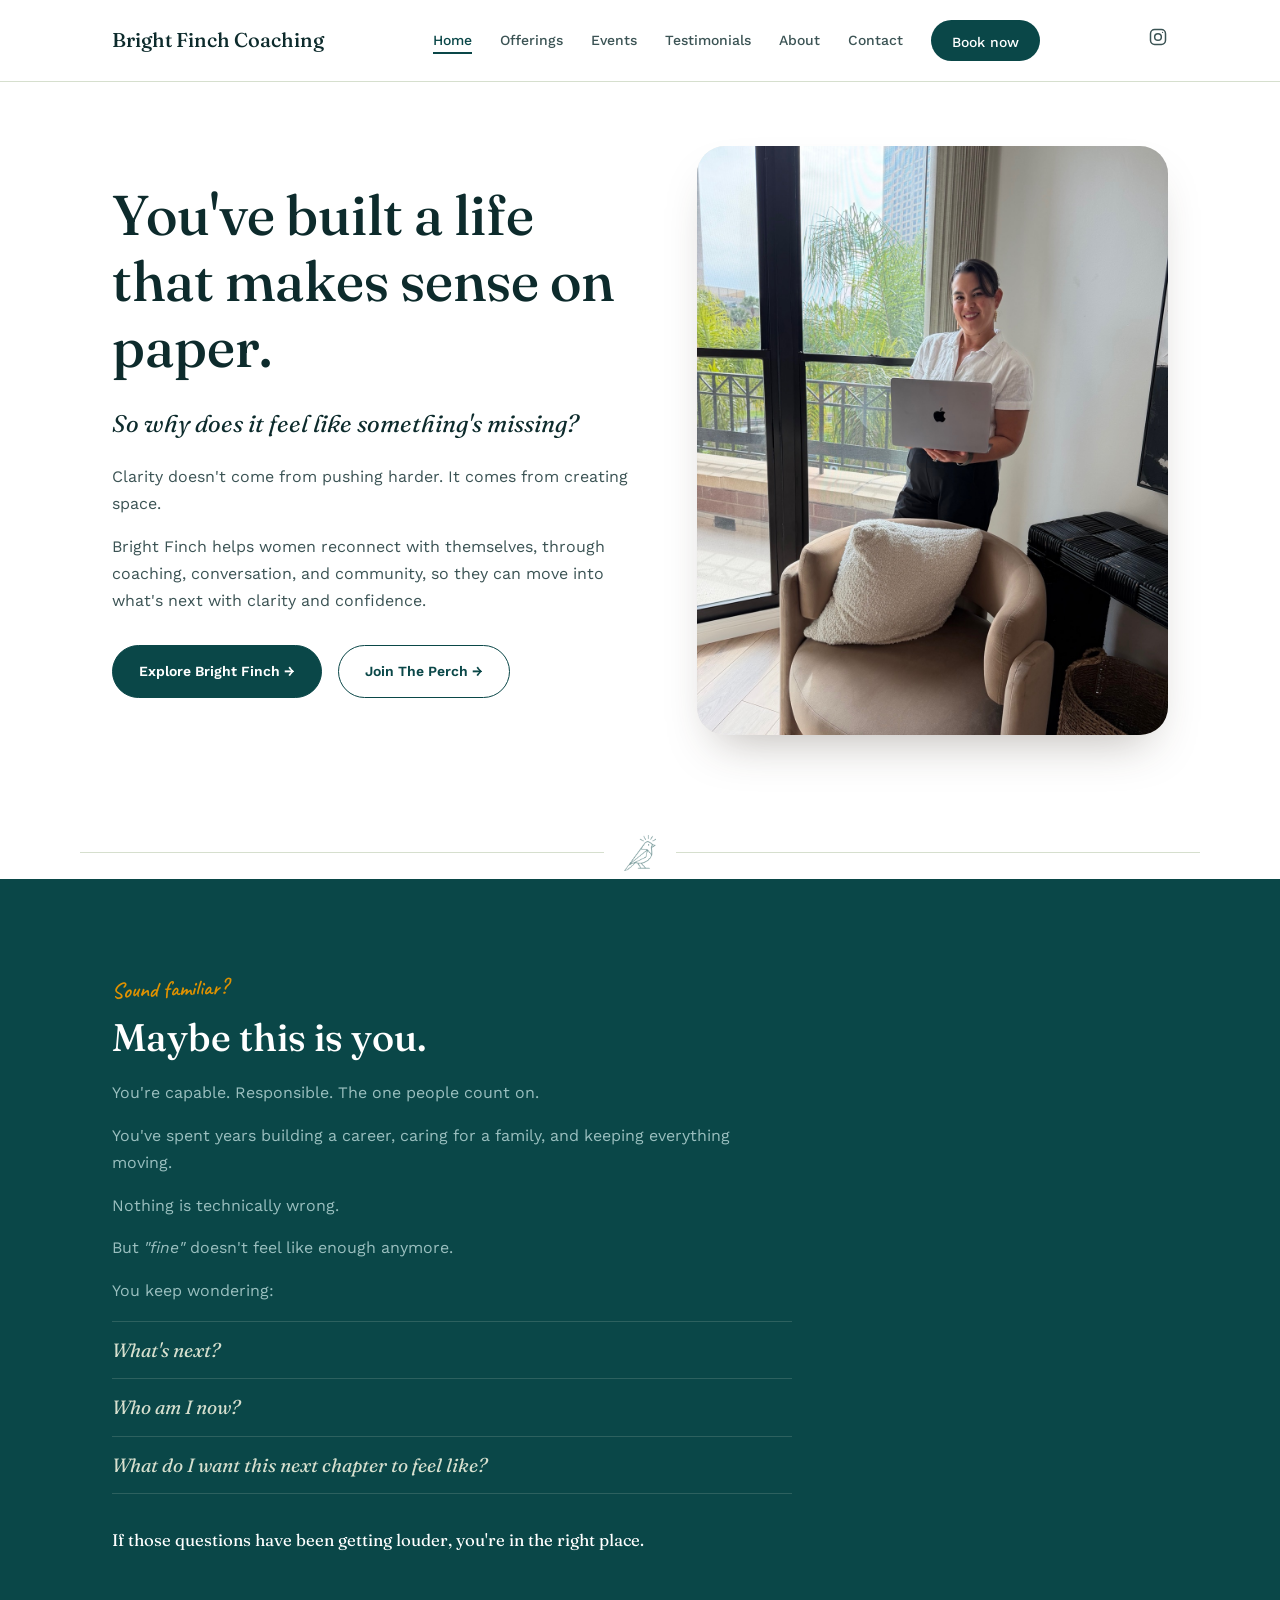
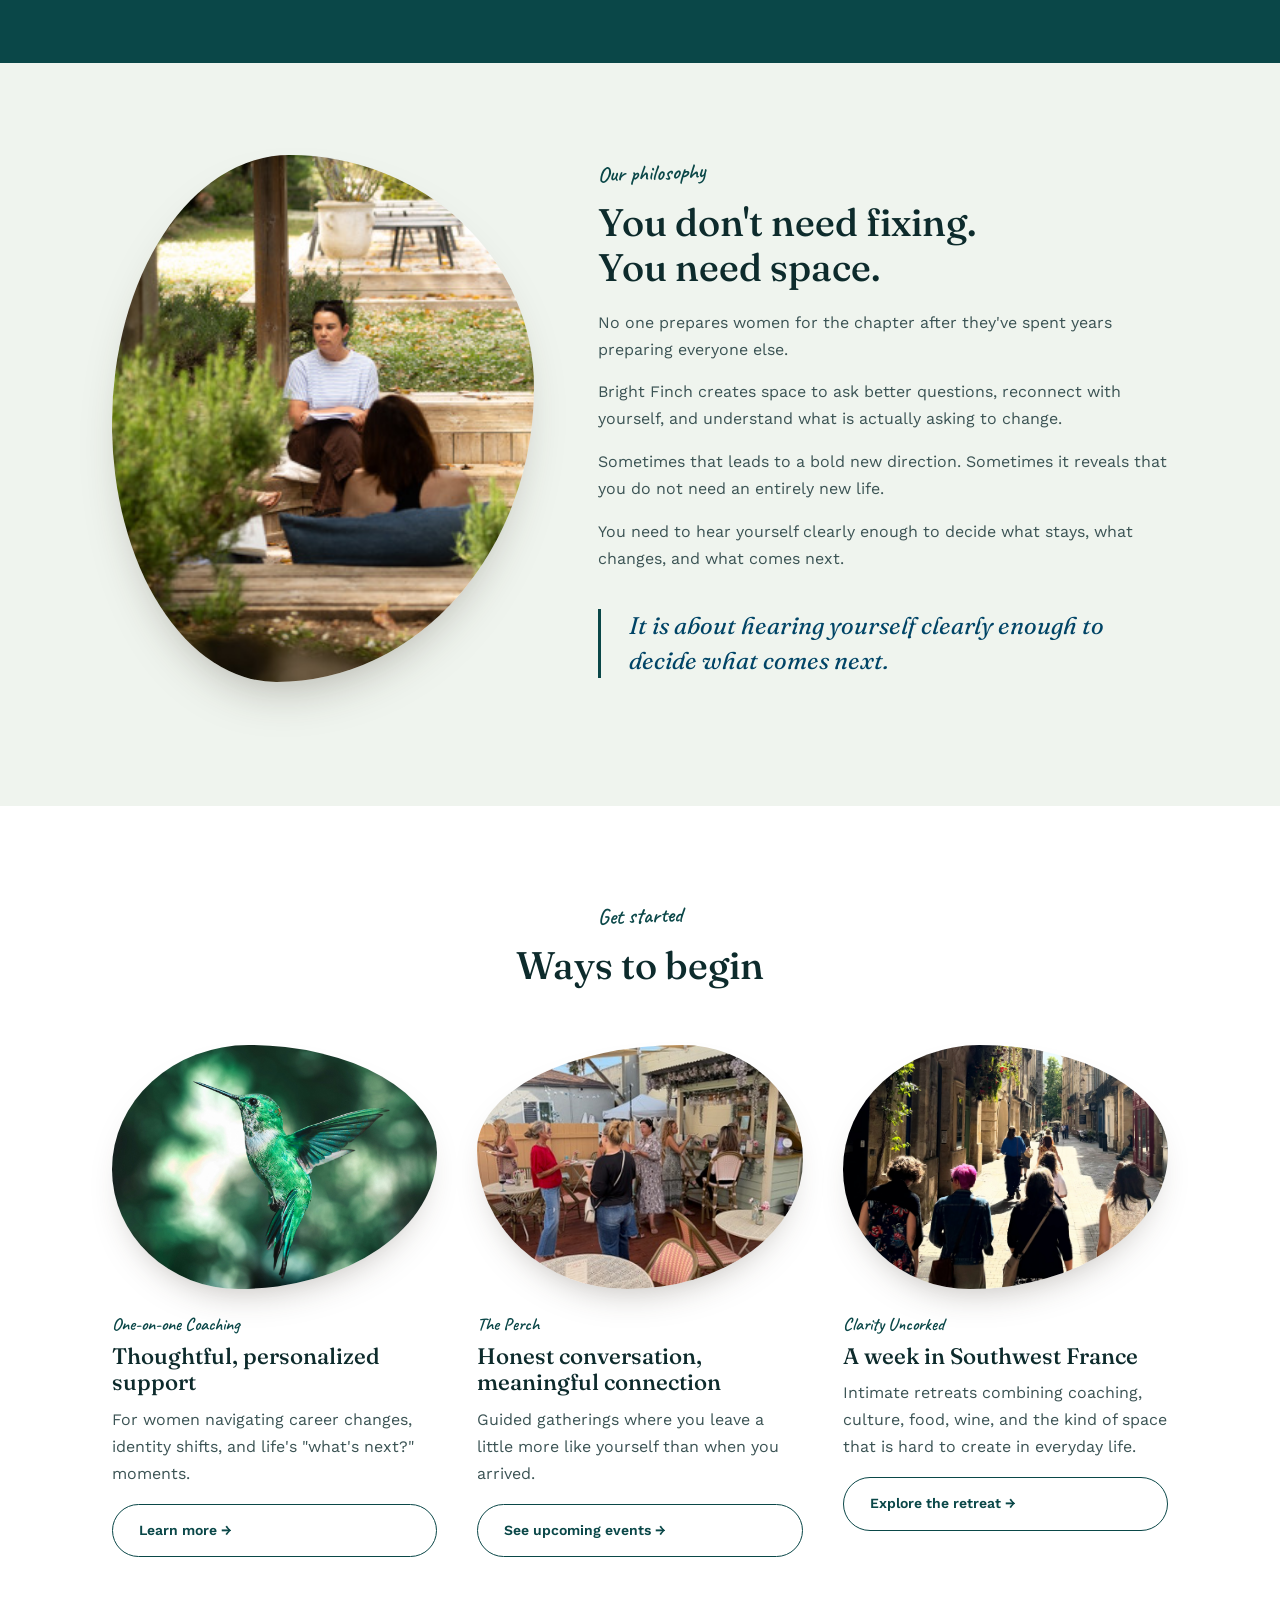
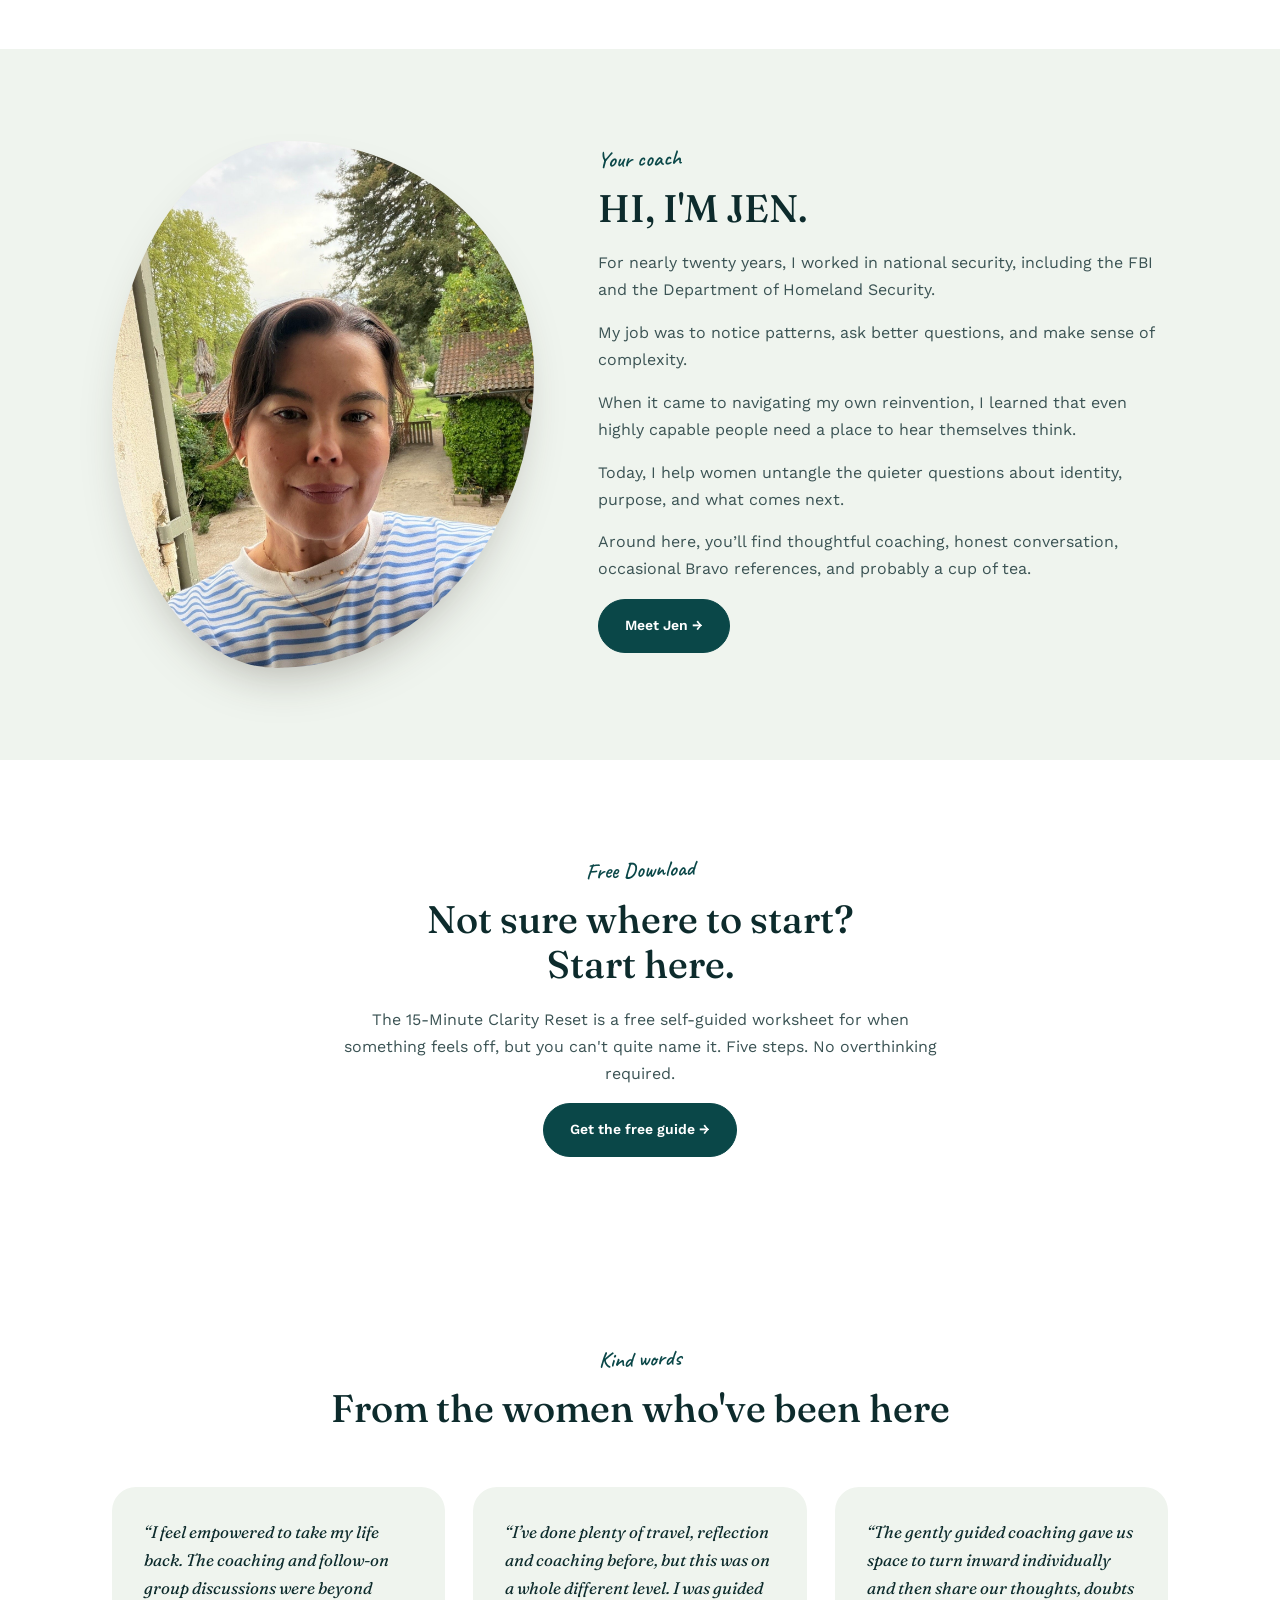
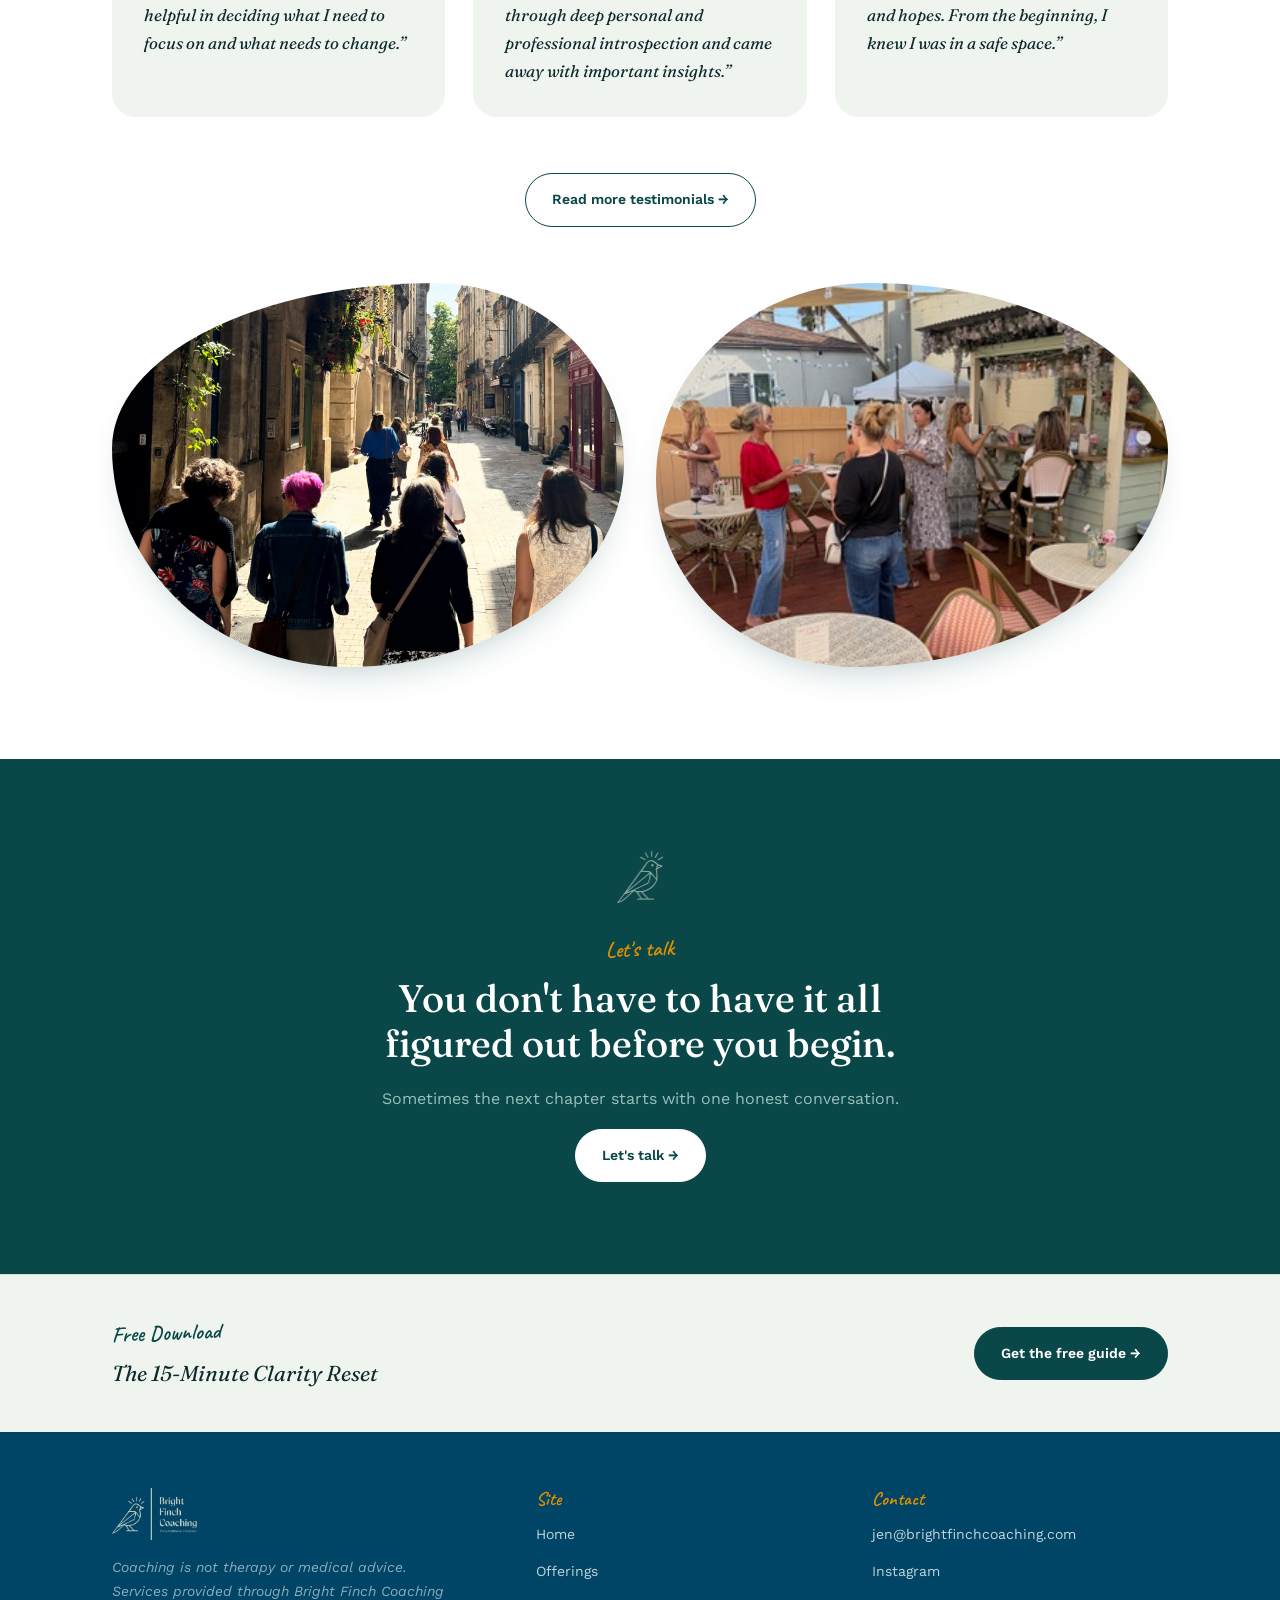
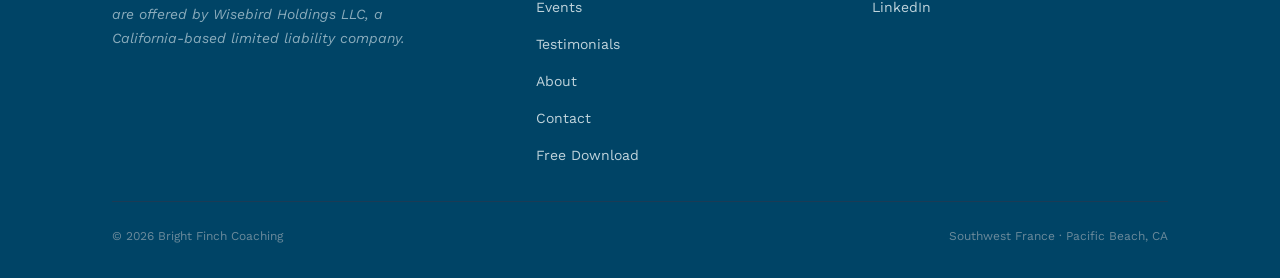
<file: index.html>
<!DOCTYPE html>
<html lang="en">
<head>
<meta charset="UTF-8">
<meta name="viewport" content="width=device-width, initial-scale=1.0">
<title>Bright Finch Coaching</title>
<meta name="description" content="Bright Finch helps women reconnect with themselves through coaching, conversation, and community.">
<link rel="stylesheet" href="css/style.css">
<link rel="icon" type="image/png" sizes="512x512" href="favicon-512.png">
<link rel="icon" type="image/png" sizes="32x32" href="favicon-32.png">
<link rel="icon" type="image/png" sizes="16x16" href="favicon-16.png">
<link rel="apple-touch-icon" href="apple-touch-icon.png">
</head>
<body>

<header class="site-header">
  <nav class="nav">
    <a href="index.html" class="wordmark">Bright Finch Coaching</a>
    <ul class="nav-links">
      <li><a href="index.html" class="active">Home</a></li>
      <li><a href="offerings.html">Offerings</a></li>
      <li><a href="events.html">Events</a></li>
      <li><a href="testimonials.html">Testimonials</a></li>
      <li><a href="about.html">About</a></li>
      <li><a href="contact.html">Contact</a></li>
      <li><a href="contact.html" class="btn btn-solid nav-cta">Book now</a></li>
    </ul>
    <a href="https://www.instagram.com/brightfinchcoaching/" class="nav-social" aria-label="Instagram" target="_blank" rel="noopener noreferrer"><svg class="nav-social-icon" viewBox="0 0 24 24" fill="none" stroke="currentColor" stroke-width="1.8" stroke-linecap="round" stroke-linejoin="round" aria-hidden="true"><rect x="3" y="3" width="18" height="18" rx="5"></rect><circle cx="12" cy="12" r="4"></circle><circle cx="17.5" cy="6.5" r="0.75" fill="currentColor" stroke="none"></circle></svg></a>
    <button class="nav-toggle" aria-label="Toggle menu"><span></span><span></span><span></span></button>
  </nav>
</header>

<main>

  <!-- 1. Hero -->
  <section class="hero">
    <div class="container hero-grid">
      <div>
        <h1>You've built a life<br>that makes sense on paper.</h1>
        <p class="hero-sub">So why does it feel like something's missing?</p>
        <p>Clarity doesn't come from pushing harder. It comes from creating space.</p>
        <p>Bright Finch helps women reconnect with themselves, through coaching, conversation, and community, so they can move into what's next with clarity and confidence.</p>
        <div class="hero-actions">
          <a href="offerings.html" class="btn btn-solid">Explore Bright Finch →</a>
          <a href="events.html" class="btn btn-outline">Join The Perch →</a>
        </div>
      </div>
      <div class="hero-image">
        <img src="images/new-hero0826.JPG" alt="Jen in a bright home office holding her laptop">
      </div>
    </div>
  </section>

  <div class="container mark-divider">
    <img src="images/logo-mark-teal.png" alt="">
  </div>

  <!-- 2. Recognition -->
  <section class="recognition">
    <div class="container">
      <div class="recognition-inner">
        <span class="eyebrow">Sound familiar?</span>
        <h2>Maybe this is you.</h2>
        <p>You're capable. Responsible. The one people count on.</p>
        <p>You've spent years building a career, caring for a family, and keeping everything moving.</p>
        <p>Nothing is technically wrong.</p>
        <p>But <em>"fine"</em> doesn't feel like enough anymore.</p>
        <p>You keep wondering:</p>
        <ul class="recognition-list">
          <li>What's next?</li>
          <li>Who am I now?</li>
          <li>What do I want this next chapter to feel like?</li>
        </ul>
        <p class="recognition-close">If those questions have been getting louder, you're in the right place.</p>
      </div>
    </div>
  </section>

  <!-- 3. Philosophy -->
  <section class="section-alt">
    <div class="container about-grid">
      <div class="about-image">
        <img src="images/coachJen.jpeg" alt="Jen, founder of Bright Finch Coaching">
      </div>
      <div>
        <span class="eyebrow">Our philosophy</span>
        <h2>You don't need fixing.<br>You need space.</h2>
        <p>No one prepares women for the chapter after they've spent years preparing everyone else.</p>
        <p>Bright Finch creates space to ask better questions, reconnect with yourself, and understand what is actually asking to change.</p>
        <p>Sometimes that leads to a bold new direction. Sometimes it reveals that you do not need an entirely new life.</p>
        <p>You need to hear yourself clearly enough to decide what stays, what changes, and what comes next.</p>
        <p class="pullquote">It is about hearing yourself clearly enough to decide what comes next.</p>
      </div>
    </div>
  </section>

  <!-- 4. Ways to begin -->
  <section>
    <div class="container">
      <div class="section-head center">
        <span class="eyebrow">Get started</span>
        <h2>Ways to begin</h2>
      </div>
      <div class="grid-3">

        <div class="card">
          <div class="card-image">
            <img src="images/offering-1.jpg" alt="One-on-one coaching session">
          </div>
          <span class="card-number">One-on-one Coaching</span>
          <h3>Thoughtful, personalized support</h3>
          <p>For women navigating career changes, identity shifts, and life's "what's next?" moments.</p>
          <a href="offerings.html" class="btn btn-outline">Learn more →</a>
        </div>

        <div class="card">
          <div class="card-image">
            <img src="images/event-perch.jpg" alt="The Perch gathering">
          </div>
          <span class="card-number">The Perch</span>
          <h3>Honest conversation, meaningful connection</h3>
          <p>Guided gatherings where you leave a little more like yourself than when you arrived.</p>
          <a href="events.html" class="btn btn-outline">See upcoming events →</a>
        </div>

        <div class="card">
          <div class="card-image">
            <img src="images/BordeauxLadies.JPG" alt="Clarity Uncorked retreat in France">
          </div>
          <span class="card-number">Clarity Uncorked</span>
          <h3>A week in Southwest France</h3>
          <p>Intimate retreats combining coaching, culture, food, wine, and the kind of space that is hard to create in everyday life.</p>
          <a href="https://www.clarityuncorked.com" class="btn btn-outline" target="_blank" rel="noopener">Explore the retreat →</a>
        </div>

      </div>
    </div>
  </section>

  <!-- 5. About Jen -->
  <section class="section-alt">
    <div class="container about-grid">
      <div class="about-image">
        <img src="images/jen.jpg" alt="Jen, founder of Bright Finch Coaching">
      </div>
      <div>
        <span class="eyebrow">Your coach</span>
        <h2>HI, I'M JEN.</h2>
        <p>For nearly twenty years, I worked in national security, including the FBI and the Department of Homeland Security.</p>
        <p>My job was to notice patterns, ask better questions, and make sense of complexity.</p>
        <p>When it came to navigating my own reinvention, I learned that even highly capable people need a place to hear themselves think.</p>
        <p>Today, I help women untangle the quieter questions about identity, purpose, and what comes next.</p>
        <p>Around here, you’ll find thoughtful coaching, honest conversation, occasional Bravo references, and probably a cup of tea.</p>
        <a href="about.html" class="btn btn-solid">Meet Jen →</a>
      </div>
    </div>
  </section>

  <!-- 6. Freebie -->
  <section>
    <div class="container" style="max-width:680px; text-align:center;">
      <span class="eyebrow">Free Download</span>
      <h2>Not sure where to start?<br>Start here.</h2>
      <p>The 15-Minute Clarity Reset is a free self-guided worksheet for when something feels off, but you can't quite name it. Five steps. No overthinking required.</p>
      <a href="clarity-reset.html" class="btn btn-solid">Get the free guide →</a>
    </div>
  </section>

  <!-- 7. Social proof -->
  <section>
    <div class="container">
      <div class="section-head center">
        <span class="eyebrow">Kind words</span>
        <h2>From the women who've been here</h2>
      </div>
      <div class="testimonial-grid">
        <blockquote class="testimonial">
          <p>“I feel empowered to take my life back. The coaching and follow-on group discussions were beyond helpful in deciding what I need to focus on and what needs to change.”</p>
        </blockquote>
        <blockquote class="testimonial">
          <p>“I’ve done plenty of travel, reflection and coaching before, but this was on a whole different level. I was guided through deep personal and professional introspection and came away with important insights.”</p>
        </blockquote>
        <blockquote class="testimonial">
          <p>“The gently guided coaching gave us space to turn inward individually and then share our thoughts, doubts and hopes. From the beginning, I knew I was in a safe space.”</p>
        </blockquote>
      </div>
      <div style="text-align:center; margin-top:12px;">
        <a href="testimonials.html" class="btn btn-outline">Read more testimonials →</a>
      </div>
      <div class="proof-images" style="margin-top:56px;">
        <div class="proof-image">
          <img src="images/BordeauxLadies.JPG" alt="Clarity Uncorked retreat, Bordeaux">
        </div>
        <div class="proof-image">
          <img src="images/event-perch.jpg" alt="The Perch gathering, Pacific Beach">
        </div>
      </div>
    </div>
  </section>

  <!-- 7. Final CTA -->
  <section class="final-cta">
    <div class="container center" style="max-width:600px; margin:0 auto;">
      <img src="images/logo-mark-sage.png" alt="" class="final-cta-mark">
      <span class="eyebrow">Let's talk</span>
      <h2>You don't have to have it all figured out before you begin.</h2>
      <p>Sometimes the next chapter starts with one honest conversation.</p>
      <a href="contact.html" class="btn btn-solid">Let's talk →</a>
    </div>
  </section>

</main>

<section class="freebie-strip">
  <div class="container">
    <div class="freebie-strip-inner">
      <div>
        <span class="eyebrow">Free Download</span>
        <p class="freebie-strip-title">The 15-Minute Clarity Reset</p>
      </div>
      <a href="clarity-reset.html" class="btn btn-solid">Get the free guide →</a>
    </div>
  </div>
</section>

<footer class="site-footer">
  <div class="container">
    <div class="footer-grid">
      <div>
        <div class="wordmark">
          <img src="images/logo-lockup-sage.png" alt="Bright Finch Coaching">
        </div>
        <p style="margin-top:16px; max-width:38ch;"><em>Coaching is not therapy or medical advice. Services provided through Bright Finch Coaching are offered by Wisebird Holdings LLC, a California-based limited liability company.</em></p>
      </div>
      <div>
        <h4>Site</h4>
        <ul class="footer-links">
          <li><a href="index.html">Home</a></li>
          <li><a href="offerings.html">Offerings</a></li>
          <li><a href="events.html">Events</a></li>
          <li><a href="testimonials.html">Testimonials</a></li>
          <li><a href="about.html">About</a></li>
          <li><a href="contact.html">Contact</a></li>
          <li><a href="clarity-reset.html">Free Download</a></li>
        </ul>
      </div>
      <div>
        <h4>Contact</h4>
        <ul class="footer-links">
          <li><a href="mailto:jen@brightfinchcoaching.com">jen@brightfinchcoaching.com</a></li>
          <li><a href="http://instagram.com/brightfinchcoaching" target="_blank" rel="noopener">Instagram</a></li>
          <li><a href="https://www.linkedin.com/in/jennifer-holt19/" target="_blank" rel="noopener">LinkedIn</a></li>
        </ul>
      </div>
    </div>
    <div class="footer-bottom">
      <span>© 2026 Bright Finch Coaching</span>
      <span>Southwest France · Pacific Beach, CA</span>
    </div>
  </div>
</footer>

<script src="js/main.js"></script>
</body>
</html>
</file>
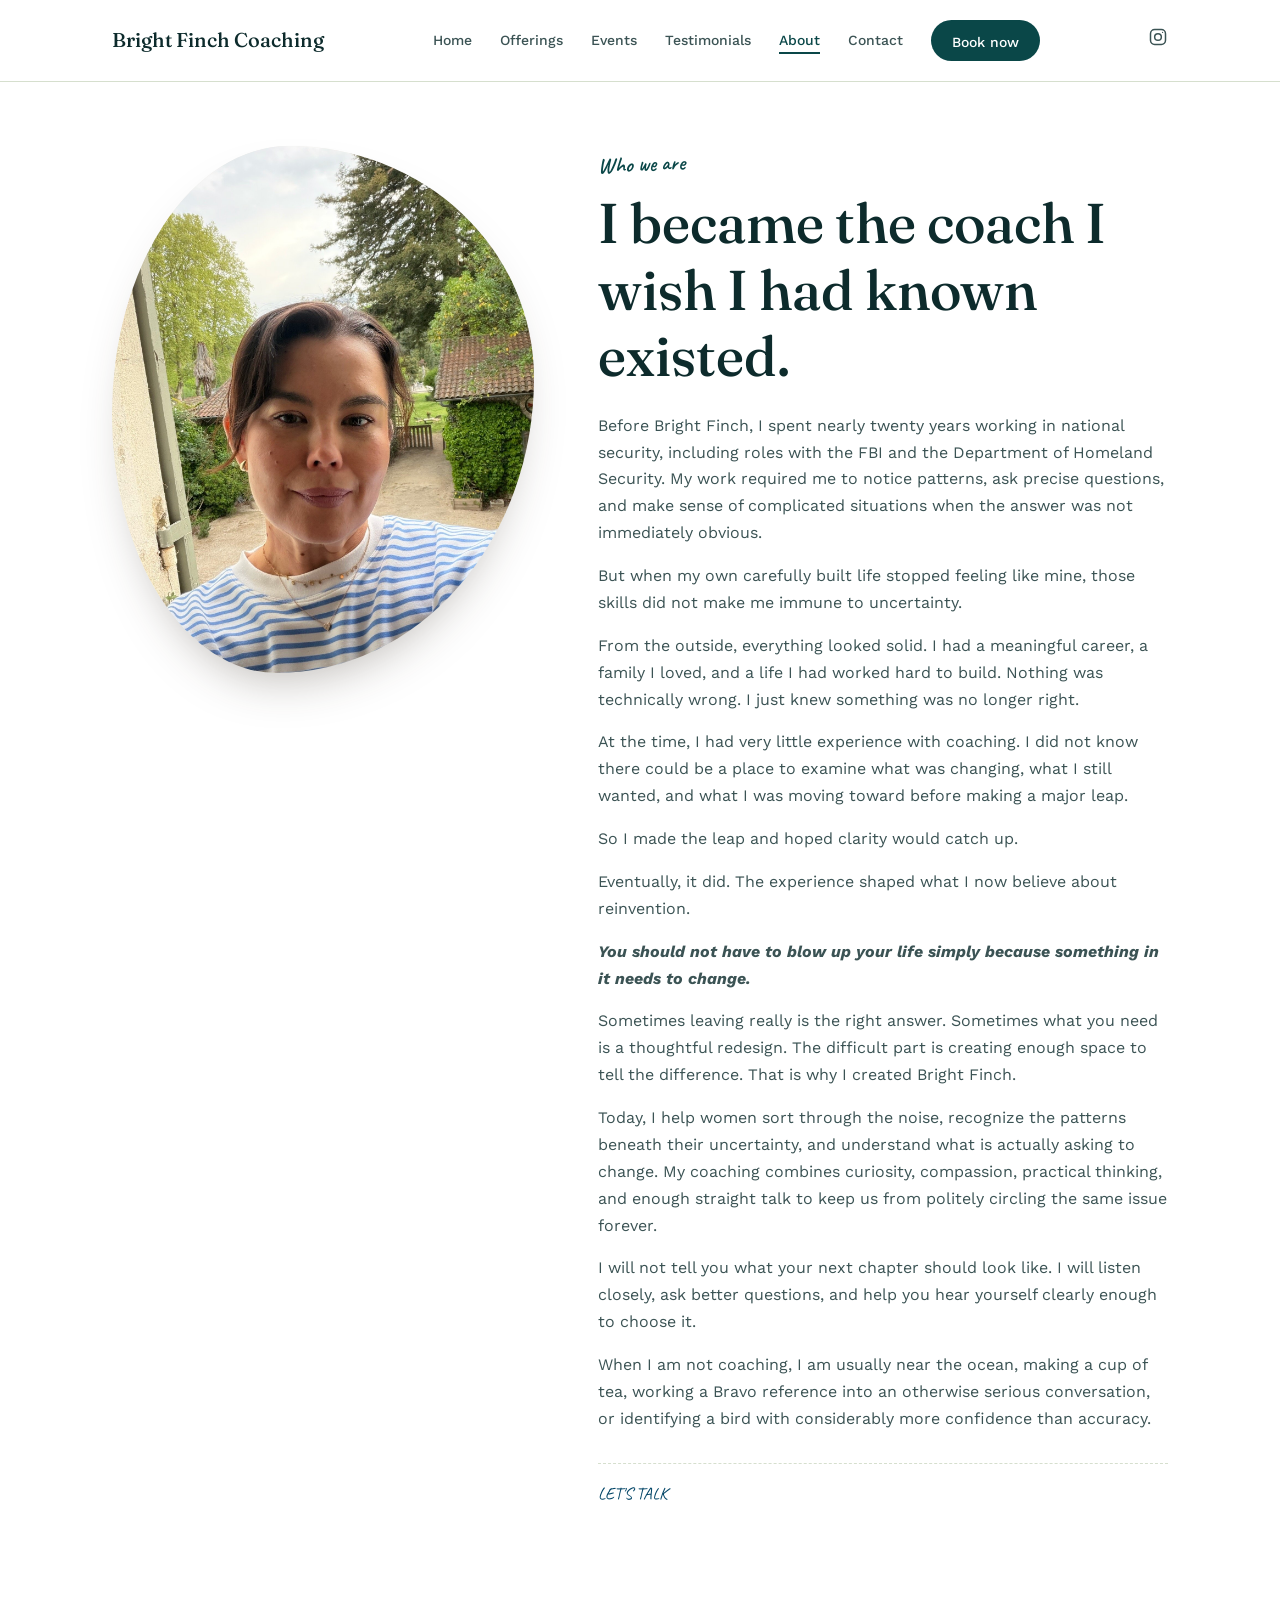
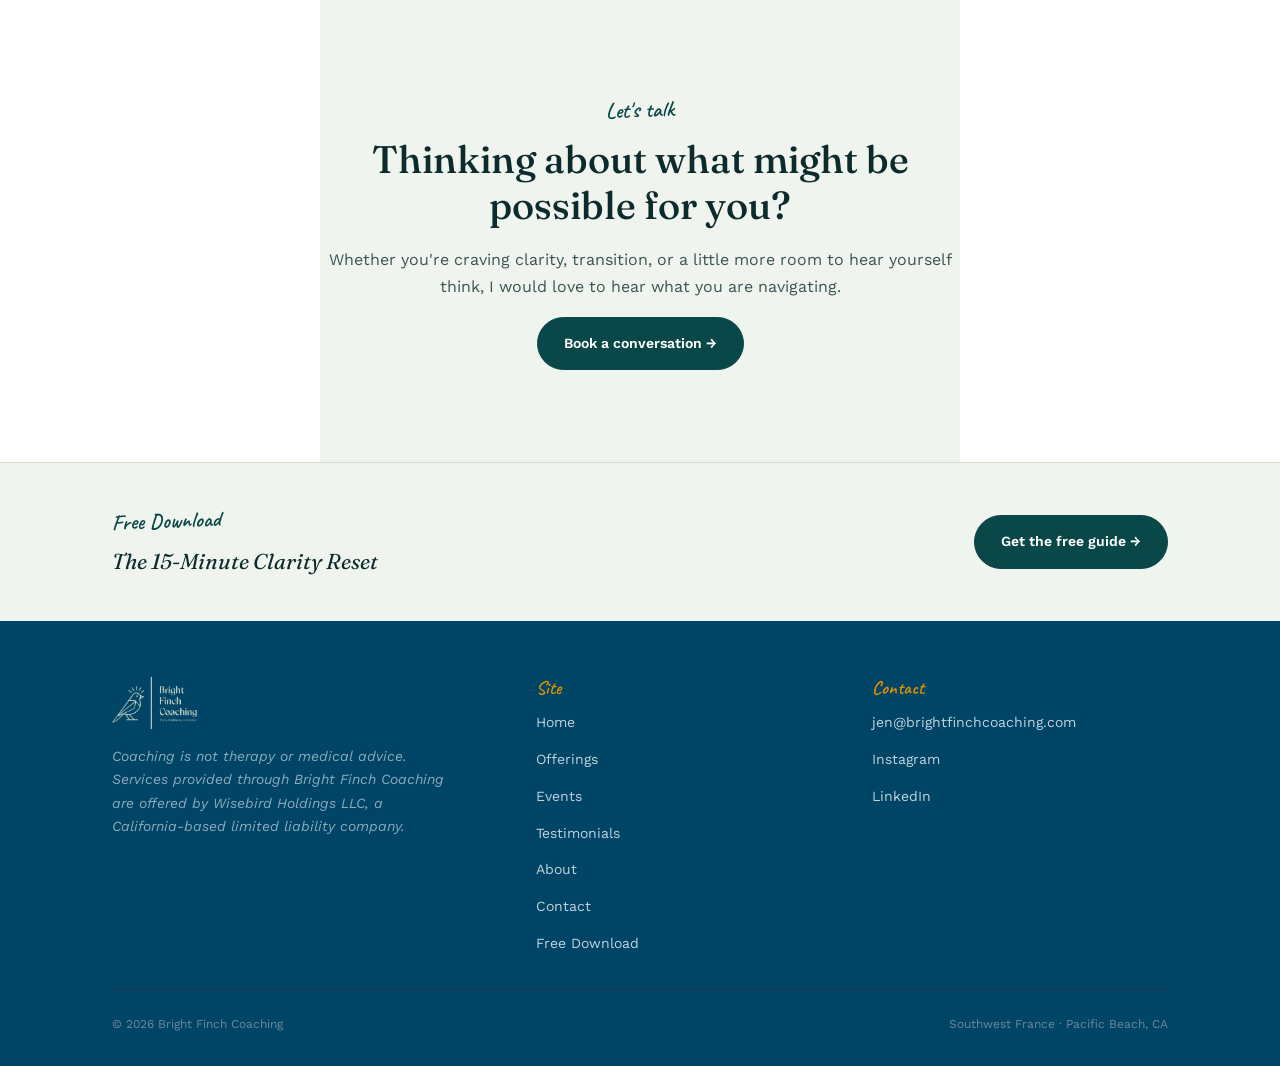
<file: about.html>
<!DOCTYPE html>
<html lang="en">
<head>
<meta charset="UTF-8">
<meta name="viewport" content="width=device-width, initial-scale=1.0">
<title>About - Bright Finch Coaching</title>
<meta name="description" content="Meet Jen, veteran, national security analyst, corporate leader, mom, and now coach.">
<link rel="stylesheet" href="css/style.css">
<link rel="icon" type="image/png" sizes="512x512" href="favicon-512.png">
<link rel="icon" type="image/png" sizes="32x32" href="favicon-32.png">
<link rel="icon" type="image/png" sizes="16x16" href="favicon-16.png">
<link rel="apple-touch-icon" href="apple-touch-icon.png">
</head>
<body>

<header class="site-header">
  <nav class="nav">
    <a href="index.html" class="wordmark">Bright Finch Coaching</a>
    <ul class="nav-links">
      <li><a href="index.html">Home</a></li>
      <li><a href="offerings.html">Offerings</a></li>
      <li><a href="events.html">Events</a></li>
      <li><a href="testimonials.html">Testimonials</a></li>
      <li><a href="about.html" class="active">About</a></li>
      <li><a href="contact.html">Contact</a></li>
      <li><a href="contact.html" class="btn btn-solid nav-cta">Book now</a></li>
    </ul>
    <a href="https://www.instagram.com/brightfinchcoaching/" class="nav-social" aria-label="Instagram" target="_blank" rel="noopener noreferrer"><svg class="nav-social-icon" viewBox="0 0 24 24" fill="none" stroke="currentColor" stroke-width="1.8" stroke-linecap="round" stroke-linejoin="round" aria-hidden="true"><rect x="3" y="3" width="18" height="18" rx="5"></rect><circle cx="12" cy="12" r="4"></circle><circle cx="17.5" cy="6.5" r="0.75" fill="currentColor" stroke="none"></circle></svg></a>
    <button class="nav-toggle" aria-label="Toggle menu"><span></span><span></span><span></span></button>
  </nav>
</header>

<main>
  <section class="hero">
    <div class="container about-grid">
      <div class="about-image">
        <img src="images/jen.jpg" alt="Jen, founder of Bright Finch Coaching">
      </div>
      <div>
        <span class="eyebrow">Who we are</span>
        <h1>I became the coach I wish I had known existed.</h1>
        <p>Before Bright Finch, I spent nearly twenty years working in national security, including roles with the FBI and the Department of Homeland Security. My work required me to notice patterns, ask precise questions, and make sense of complicated situations when the answer was not immediately obvious.</p>
        <p>But when my own carefully built life stopped feeling like mine, those skills did not make me immune to uncertainty.</p>
        <p>From the outside, everything looked solid. I had a meaningful career, a family I loved, and a life I had worked hard to build. Nothing was technically wrong. I just knew something was no longer right.</p>
        <p>At the time, I had very little experience with coaching. I did not know there could be a place to examine what was changing, what I still wanted, and what I was moving toward before making a major leap.</p>
        <p>So I made the leap and hoped clarity would catch up.</p>
        <p>Eventually, it did. The experience shaped what I now believe about reinvention.</p>
        <p><strong><em>You should not have to blow up your life simply because something in it needs to change.</em></strong></p>
        <p>Sometimes leaving really is the right answer. Sometimes what you need is a thoughtful redesign. The difficult part is creating enough space to tell the difference. That is why I created Bright Finch.</p>
        <p>Today, I help women sort through the noise, recognize the patterns beneath their uncertainty, and understand what is actually asking to change. My coaching combines curiosity, compassion, practical thinking, and enough straight talk to keep us from politely circling the same issue forever.</p>
        <p>I will not tell you what your next chapter should look like. I will listen closely, ask better questions, and help you hear yourself clearly enough to choose it.</p>
        <p>When I am not coaching, I am usually near the ocean, making a cup of tea, working a Bravo reference into an otherwise serious conversation, or identifying a bird with considerably more confidence than accuracy.</p>
        <div class="specimen-note">LET'S TALK</div>
      </div>
    </div>
  </section>

  <section class="section-alt center" style="max-width:640px; margin:0 auto;">
    <span class="eyebrow">Let's talk</span>
    <h2>Thinking about what might be possible for you?</h2>
    <p>Whether you're craving clarity, transition, or a little more room to hear yourself think, I would love to hear what you are navigating.</p>
    <a href="contact.html" class="btn btn-solid">Book a conversation →</a>
  </section>
</main>

<section class="freebie-strip">
  <div class="container">
    <div class="freebie-strip-inner">
      <div>
        <span class="eyebrow">Free Download</span>
        <p class="freebie-strip-title">The 15-Minute Clarity Reset</p>
      </div>
      <a href="clarity-reset.html" class="btn btn-solid">Get the free guide →</a>
    </div>
  </div>
</section>

<footer class="site-footer">
  <div class="container">
    <div class="footer-grid">
      <div>
        <div class="wordmark">
          <img src="images/logo-lockup-sage.png" alt="Bright Finch Coaching">
        </div>
        <p style="margin-top:16px; max-width:38ch;"><em>Coaching is not therapy or medical advice. Services provided through Bright Finch Coaching are offered by Wisebird Holdings LLC, a California-based limited liability company.</em></p>
      </div>
      <div>
        <h4>Site</h4>
        <ul class="footer-links">
          <li><a href="index.html">Home</a></li>
          <li><a href="offerings.html">Offerings</a></li>
          <li><a href="events.html">Events</a></li>
          <li><a href="testimonials.html">Testimonials</a></li>
          <li><a href="about.html">About</a></li>
          <li><a href="contact.html">Contact</a></li>
          <li><a href="clarity-reset.html">Free Download</a></li>
        </ul>
      </div>
      <div>
        <h4>Contact</h4>
        <ul class="footer-links">
          <li><a href="mailto:jen@brightfinchcoaching.com">jen@brightfinchcoaching.com</a></li>
          <li><a href="http://instagram.com/brightfinchcoaching" target="_blank" rel="noopener">Instagram</a></li>
          <li><a href="https://www.linkedin.com/in/jennifer-holt19/" target="_blank" rel="noopener">LinkedIn</a></li>
        </ul>
      </div>
    </div>
    <div class="footer-bottom">
      <span>© 2026 Bright Finch Coaching</span>
      <span>Southwest France · Pacific Beach, CA</span>
    </div>
  </div>
</footer>

<script src="js/main.js"></script>
</body>
</html>
</file>
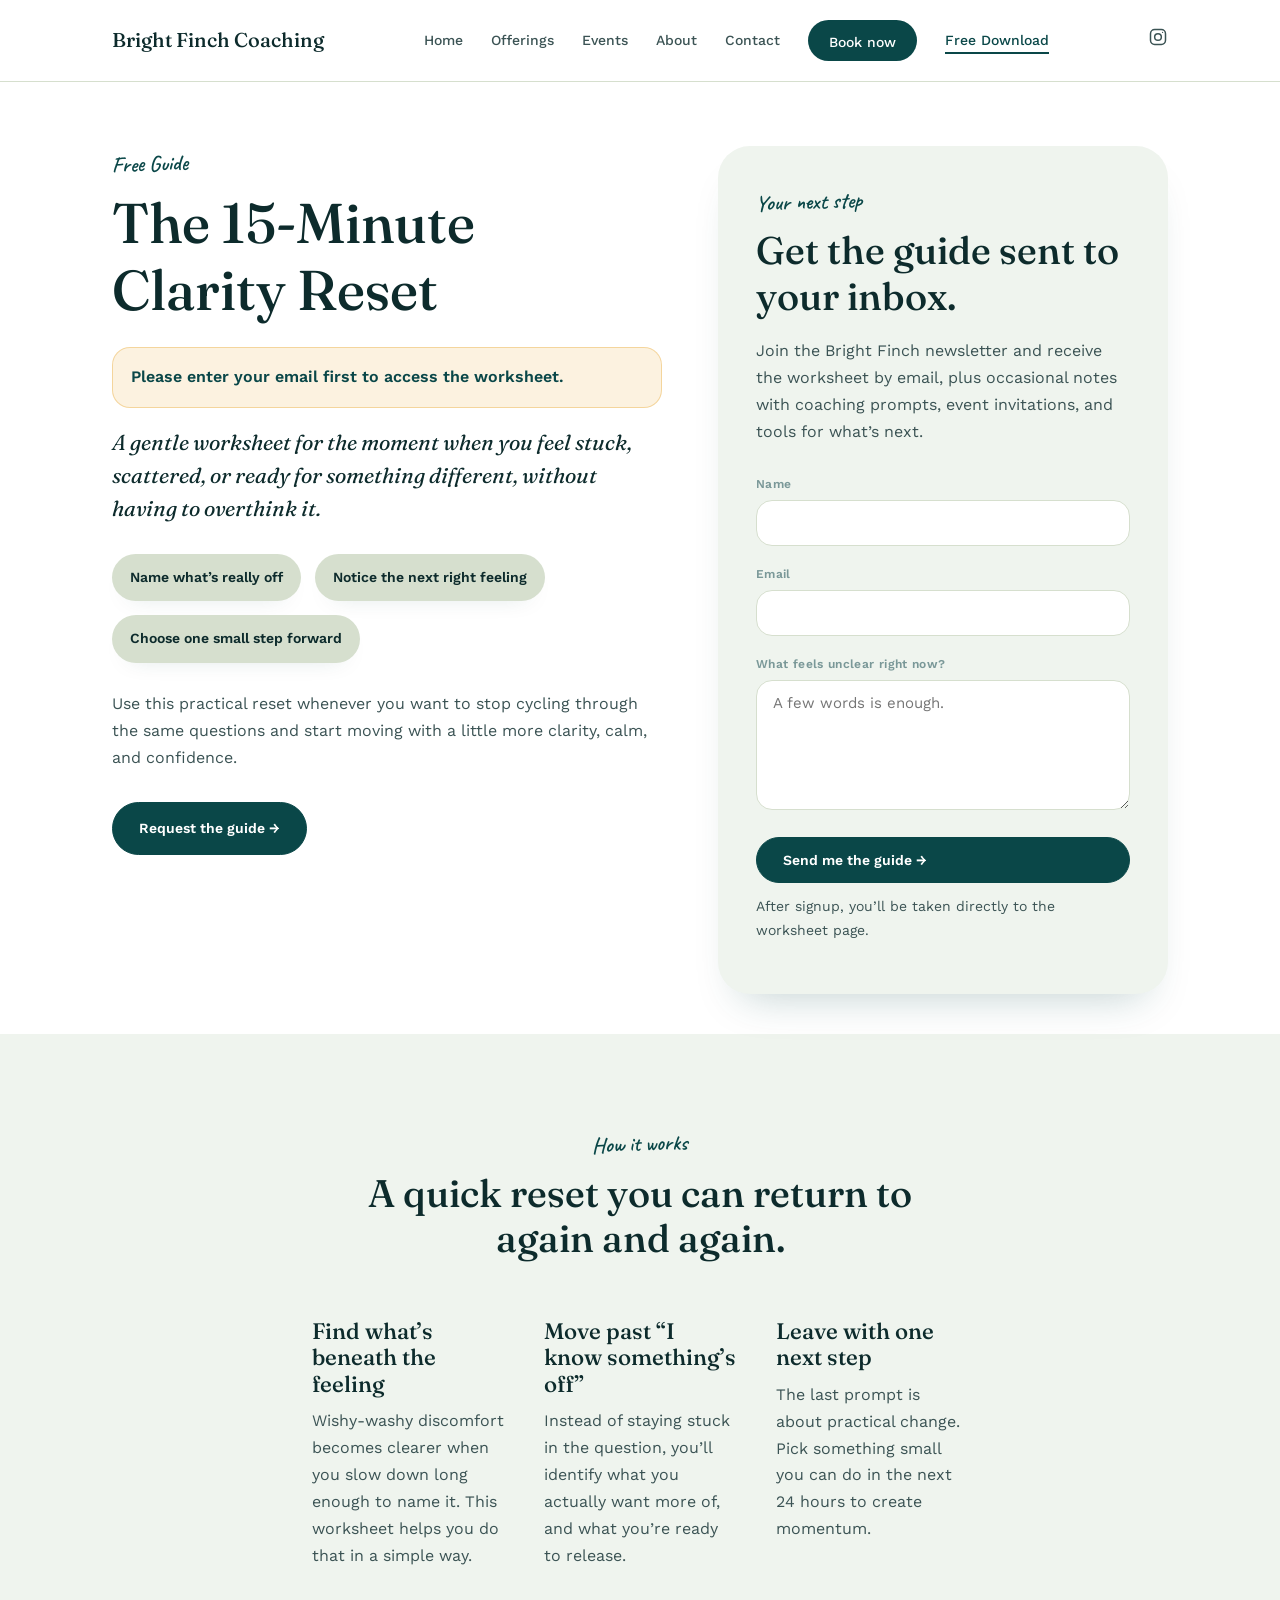
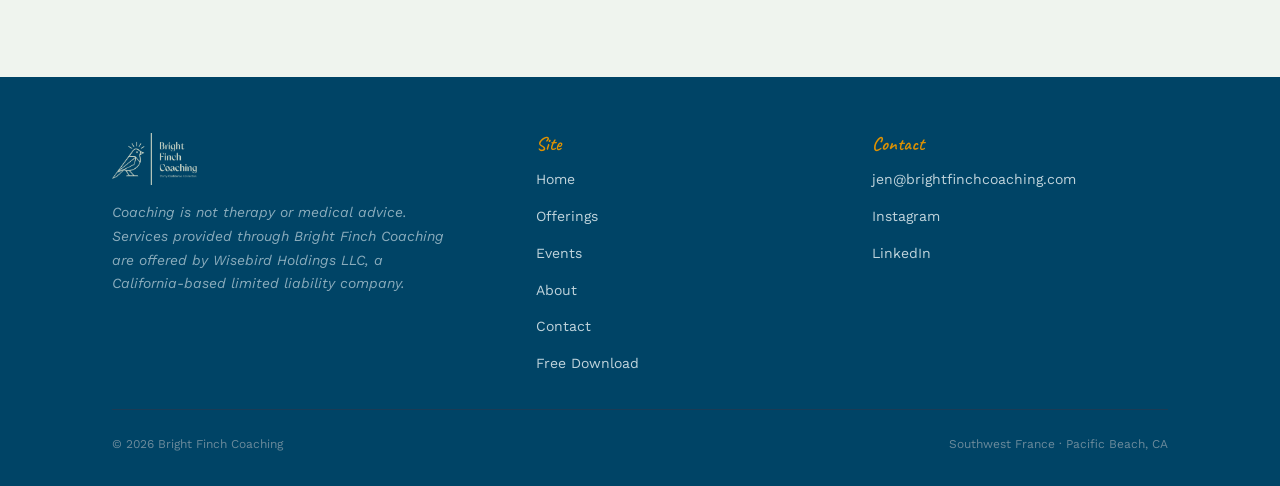
<file: clarity-reset-guide.html>
<!DOCTYPE html>
<html lang="en">
<head>
<meta charset="UTF-8">
<meta name="viewport" content="width=device-width, initial-scale=1.0">
<title>The 15-Minute Clarity Reset Worksheet - Bright Finch Coaching</title>
<meta name="description" content="A printable worksheet from Bright Finch Coaching to help you name what feels off and choose one next step with clarity.">
<link rel="stylesheet" href="css/style.css">
<link rel="icon" type="image/png" sizes="512x512" href="favicon-512.png">
<link rel="icon" type="image/png" sizes="32x32" href="favicon-32.png">
<link rel="icon" type="image/png" sizes="16x16" href="favicon-16.png">
<link rel="apple-touch-icon" href="apple-touch-icon.png">
</head>
<body>
<header class="site-header">
  <nav class="nav">
    <a href="index.html" class="wordmark">Bright Finch Coaching</a>
    <ul class="nav-links">
      <li><a href="index.html">Home</a></li>
      <li><a href="offerings.html">Offerings</a></li>
      <li><a href="events.html">Events</a></li>
      <li><a href="about.html">About</a></li>
      <li><a href="contact.html">Contact</a></li>
      <li><a href="contact.html" class="btn btn-solid nav-cta">Book now</a></li>
      <li><a href="clarity-reset.html">Free Download</a></li>
    </ul>
    <a href="https://www.instagram.com/brightfinchcoaching/" class="nav-social" aria-label="Instagram" target="_blank" rel="noopener noreferrer"><svg class="nav-social-icon" viewBox="0 0 24 24" fill="none" stroke="currentColor" stroke-width="1.8" stroke-linecap="round" stroke-linejoin="round" aria-hidden="true"><rect x="3" y="3" width="18" height="18" rx="5"></rect><circle cx="12" cy="12" r="4"></circle><circle cx="17.5" cy="6.5" r="0.75" fill="currentColor" stroke="none"></circle></svg></a>
    <button class="nav-toggle" aria-label="Toggle menu"><span></span><span></span><span></span></button>
  </nav>
</header>
<main>
  <section class="hero" style="padding-bottom: 40px;">
    <div class="container" style="max-width: 760px; text-align: center;">
      <span class="eyebrow">Worksheet</span>
      <h1>The 15-Minute<br>Clarity Reset</h1>
      <p class="offer-lede">A printable practice for when something feels off, without pressure, wasted time, or the need to fix anything immediately.</p>
      <div class="hero-actions" style="justify-content:center; margin-top:28px; gap:16px;">
        <a href="javascript:window.print()" class="btn btn-solid">Print the worksheet →</a>
        <a href="clarity-reset.html" class="btn btn-outline">Back to the guide →</a>
      </div>
    </div>
  </section>
  <div class="container mark-divider" style="max-width:680px;">
    <img src="images/logo-mark-teal.png" alt="">
  </div>
  <section>
    <div class="container" style="max-width: 960px;">
      <div class="section-head center">
        <span class="eyebrow">How to use it</span>
        <h2>Set a timer for 15 minutes and let your answers unfold.</h2>
      </div>
      <div class="worksheet">
        <div class="worksheet-step">
          <h3>1. What feels off?</h3>
          <p>Use a few sentences or a list to capture the feeling you can’t quite name.</p>
          <div class="worksheet-lines"></div>
        </div>
        <div class="worksheet-step">
          <h3>2. What is true for me right now?</h3>
          <p>Notice one honest thing about your current life, energy, or priorities.</p>
          <div class="worksheet-lines"></div>
        </div>
        <div class="worksheet-step">
          <h3>3. What needs more space?</h3>
          <p>What would feel better if it had more room in your week, your mindset, or your heart?</p>
          <div class="worksheet-lines"></div>
        </div>
        <div class="worksheet-step">
          <h3>4. What do I want more of?</h3>
          <p>Choose one feeling, experience, or quality you want to invite back in.</p>
          <div class="worksheet-lines"></div>
        </div>
        <div class="worksheet-step">
          <h3>5. One small next step</h3>
          <p>Pick one thing you can do in the next 24 hours that feels nourishing and possible.</p>
          <div class="worksheet-lines"></div>
        </div>
      </div>
      <div class="section-head center" style="margin-top: 56px;">
        <p class="offer-lede">Use this worksheet again whenever you want to check in with yourself and move from stuck to subtle momentum.</p>
      </div>
    </div>
  </section>
</main>
<footer class="site-footer">
  <div class="container">
    <div class="footer-grid">
      <div>
        <div class="wordmark">
          <img src="images/logo-lockup-sage.png" alt="Bright Finch Coaching">
        </div>
        <p style="margin-top:16px; max-width:38ch;"><em>Coaching is not therapy or medical advice. Services provided through Bright Finch Coaching are offered by Wisebird Holdings LLC, a California-based limited liability company.</em></p>
      </div>
      <div>
        <h4>Site</h4>
        <ul class="footer-links">
          <li><a href="index.html">Home</a></li>
          <li><a href="offerings.html">Offerings</a></li>
          <li><a href="events.html">Events</a></li>
          <li><a href="about.html">About</a></li>
          <li><a href="contact.html">Contact</a></li>
          <li><a href="clarity-reset.html">Free Download</a></li>
        </ul>
      </div>
      <div>
        <h4>Contact</h4>
        <ul class="footer-links">
          <li><a href="mailto:jen@brightfinchcoaching.com">jen@brightfinchcoaching.com</a></li>
          <li><a href="http://instagram.com/brightfinchcoaching" target="_blank" rel="noopener">Instagram</a></li>
          <li><a href="https://www.linkedin.com/in/jennifer-holt19/" target="_blank" rel="noopener">LinkedIn</a></li>
        </ul>
      </div>
    </div>
    <div class="footer-bottom">
      <span>© 2026 Bright Finch Coaching</span>
      <span>Southwest France · Pacific Beach, CA</span>
    </div>
  </div>
</footer>
<script>
document.addEventListener('DOMContentLoaded', function () {
  if (!localStorage.getItem('brightFinchClarityAccess')) {
    window.location.href = 'clarity-reset.html?required=true';
  }
});
</script>
<script src="js/main.js"></script>
</body>
</html>
</file>
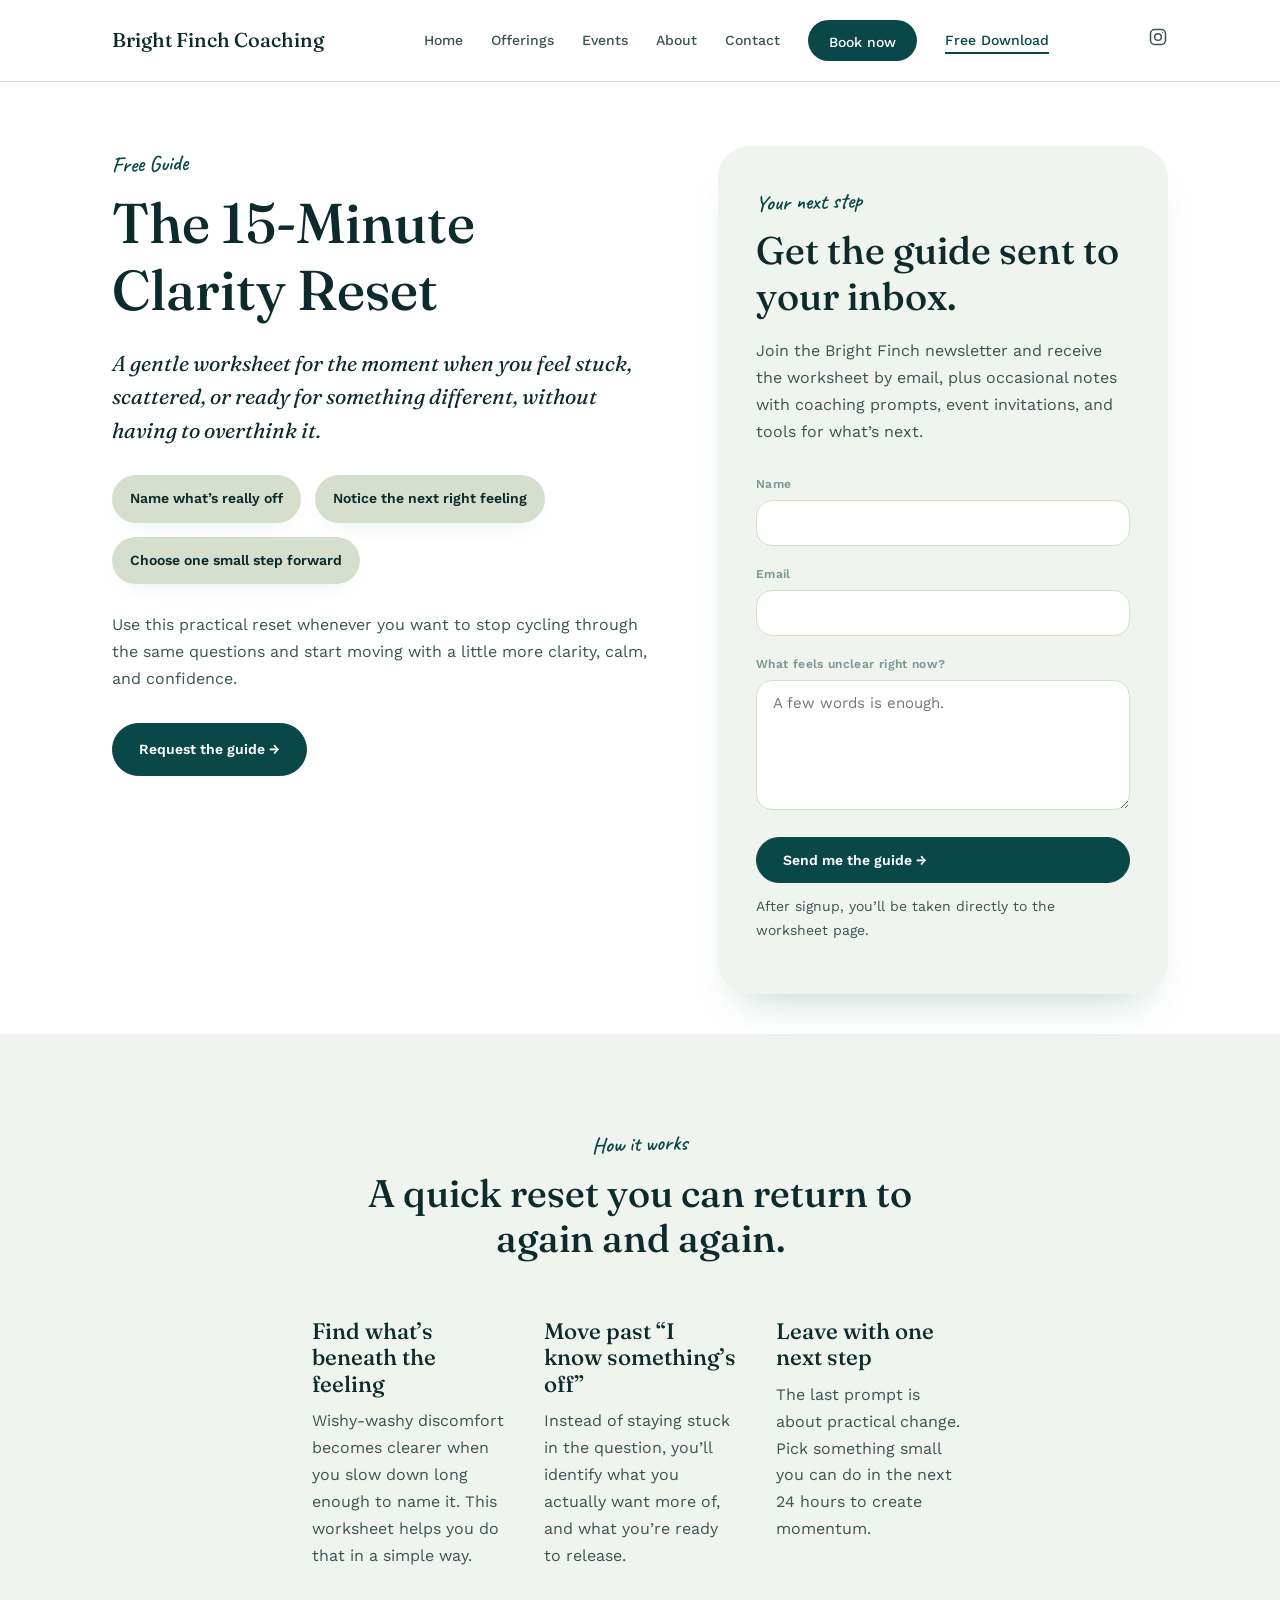
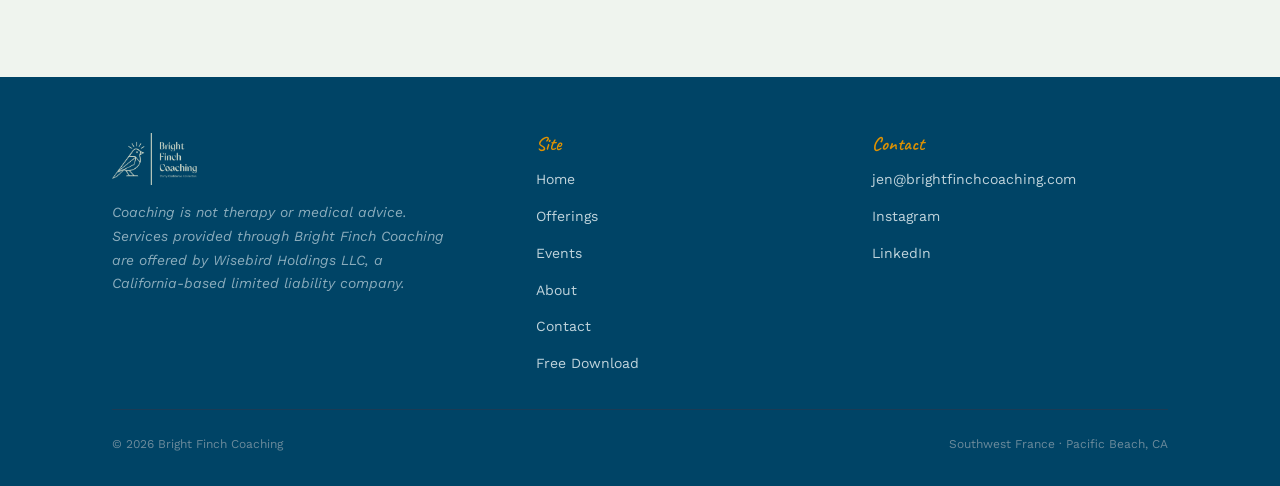
<file: clarity-reset.html>
<!DOCTYPE html>
<html lang="en">
<head>
<meta charset="UTF-8">
<meta name="viewport" content="width=device-width, initial-scale=1.0">
<title>Free Download: 15-Minute Clarity Reset - Bright Finch Coaching</title>
<meta name="description" content="Get the free 15-Minute Clarity Reset and join the Bright Finch newsletter for thoughtful reflections, coaching insights, and invitations to what's next.">
<link rel="stylesheet" href="css/style.css">
<link rel="icon" type="image/png" sizes="512x512" href="favicon-512.png">
<link rel="icon" type="image/png" sizes="32x32" href="favicon-32.png">
<link rel="icon" type="image/png" sizes="16x16" href="favicon-16.png">
<link rel="apple-touch-icon" href="apple-touch-icon.png">
</head>
<body>

<header class="site-header">
  <nav class="nav">
    <a href="index.html" class="wordmark">Bright Finch Coaching</a>
    <ul class="nav-links">
      <li><a href="index.html">Home</a></li>
      <li><a href="offerings.html">Offerings</a></li>
      <li><a href="events.html">Events</a></li>
      <li><a href="about.html">About</a></li>
      <li><a href="contact.html">Contact</a></li>
      <li><a href="contact.html" class="btn btn-solid nav-cta">Book now</a></li>
      <li><a href="clarity-reset.html" class="active">Free Download</a></li>
    </ul>
    <a href="https://www.instagram.com/brightfinchcoaching/" class="nav-social" aria-label="Instagram" target="_blank" rel="noopener noreferrer"><svg class="nav-social-icon" viewBox="0 0 24 24" fill="none" stroke="currentColor" stroke-width="1.8" stroke-linecap="round" stroke-linejoin="round" aria-hidden="true"><rect x="3" y="3" width="18" height="18" rx="5"></rect><circle cx="12" cy="12" r="4"></circle><circle cx="17.5" cy="6.5" r="0.75" fill="currentColor" stroke="none"></circle></svg></a>
    <button class="nav-toggle" aria-label="Toggle menu"><span></span><span></span><span></span></button>
  </nav>
</header>

<main>

  <section class="hero lead-magnet-hero">
    <div class="container lead-magnet-grid">
      <div>
        <span class="eyebrow">Free Guide</span>
        <h1>The 15-Minute<br>Clarity Reset</h1>
        <div class="access-alert" id="accessAlert" style="display:none;">Please enter your email first to access the worksheet.</div>
        <p class="offer-lede">A gentle worksheet for the moment when you feel stuck, scattered, or ready for something different, without having to overthink it.</p>
        <div class="guide-benefits">
          <div class="guide-pill">Name what’s really off</div>
          <div class="guide-pill">Notice the next right feeling</div>
          <div class="guide-pill">Choose one small step forward</div>
        </div>
        <p>Use this practical reset whenever you want to stop cycling through the same questions and start moving with a little more clarity, calm, and confidence.</p>
        <div class="hero-actions">
          <a href="#signup" class="btn btn-solid">Request the guide →</a>
        </div>
      </div>
      <div class="lead-panel">
        <div class="panel-copy">
          <span class="eyebrow">Your next step</span>
          <h2>Get the guide sent to your inbox.</h2>
          <p>Join the Bright Finch newsletter and receive the worksheet by email, plus occasional notes with coaching prompts, event invitations, and tools for what’s next.</p>
        </div>
        <form id="signup" class="contact-form lead-magnet-form" action="https://formspree.io/f/xrpzywae" method="POST">
          <div class="field">
            <label for="name">Name</label>
            <input type="text" id="name" name="name" required>
          </div>
          <div class="field">
            <label for="email">Email</label>
            <input type="email" id="email" name="email" required>
          </div>
          <div class="field">
            <label for="note">What feels unclear right now?</label>
            <textarea id="note" name="message" placeholder="A few words is enough." rows="4"></textarea>
          </div>
          <input type="hidden" name="_subject" value="Request: 15-Minute Clarity Reset">
          <input type="hidden" name="_next" value="clarity-reset-guide.html">
          <input type="text" name="_gotcha" style="display:none">
          <button type="submit" class="btn btn-solid">Send me the guide →</button>
        </form>
        <noscript>
          <p style="margin-top:12px; color:var(--ink-faint);">JavaScript is disabled. After submitting the form you'll be redirected to the worksheet.</p>
        </noscript>
        <p class="print-hint">After signup, you’ll be taken directly to the worksheet page.</p>
      </div>
    </div>
  </section>

  <section class="section-alt">
    <div class="container" style="max-width:720px;">
      <div class="section-head center">
        <span class="eyebrow">How it works</span>
        <h2>A quick reset you can return to again and again.</h2>
      </div>
      <div class="grid-3">
        <div class="card">
          <h3>Find what’s beneath the feeling</h3>
          <p>Wishy-washy discomfort becomes clearer when you slow down long enough to name it. This worksheet helps you do that in a simple way.</p>
        </div>
        <div class="card">
          <h3>Move past “I know something’s off”</h3>
          <p>Instead of staying stuck in the question, you’ll identify what you actually want more of, and what you’re ready to release.</p>
        </div>
        <div class="card">
          <h3>Leave with one next step</h3>
          <p>The last prompt is about practical change. Pick something small you can do in the next 24 hours to create momentum.</p>
        </div>
      </div>
    </div>
  </section>

</main>

<footer class="site-footer">
  <div class="container">
    <div class="footer-grid">
      <div>
        <div class="wordmark">
          <img src="images/logo-lockup-sage.png" alt="Bright Finch Coaching">
        </div>
        <p style="margin-top:16px; max-width:38ch;"><em>Coaching is not therapy or medical advice. Services provided through Bright Finch Coaching are offered by Wisebird Holdings LLC, a California-based limited liability company.</em></p>
      </div>
      <div>
        <h4>Site</h4>
        <ul class="footer-links">
          <li><a href="index.html">Home</a></li>
          <li><a href="offerings.html">Offerings</a></li>
          <li><a href="events.html">Events</a></li>
          <li><a href="about.html">About</a></li>
          <li><a href="contact.html">Contact</a></li>
          <li><a href="clarity-reset.html">Free Download</a></li>
        </ul>
      </div>
      <div>
        <h4>Contact</h4>
        <ul class="footer-links">
          <li><a href="mailto:jen@brightfinchcoaching.com">jen@brightfinchcoaching.com</a></li>
          <li><a href="http://instagram.com/brightfinchcoaching" target="_blank" rel="noopener">Instagram</a></li>
          <li><a href="https://www.linkedin.com/in/jennifer-holt19/" target="_blank" rel="noopener">LinkedIn</a></li>
        </ul>
      </div>
    </div>
    <div class="footer-bottom">
      <span>© 2026 Bright Finch Coaching</span>
      <span>Southwest France · Pacific Beach, CA</span>
    </div>
  </div>
</footer>

<script>
document.addEventListener('DOMContentLoaded', function () {
  if (window.location.search.indexOf('required=true') !== -1) {
    var alertBox = document.getElementById('accessAlert');
    if (alertBox) {
      alertBox.style.display = 'block';
    }
  }
});
</script>
<script src="js/main.js"></script>
</body>
</html>
</file>
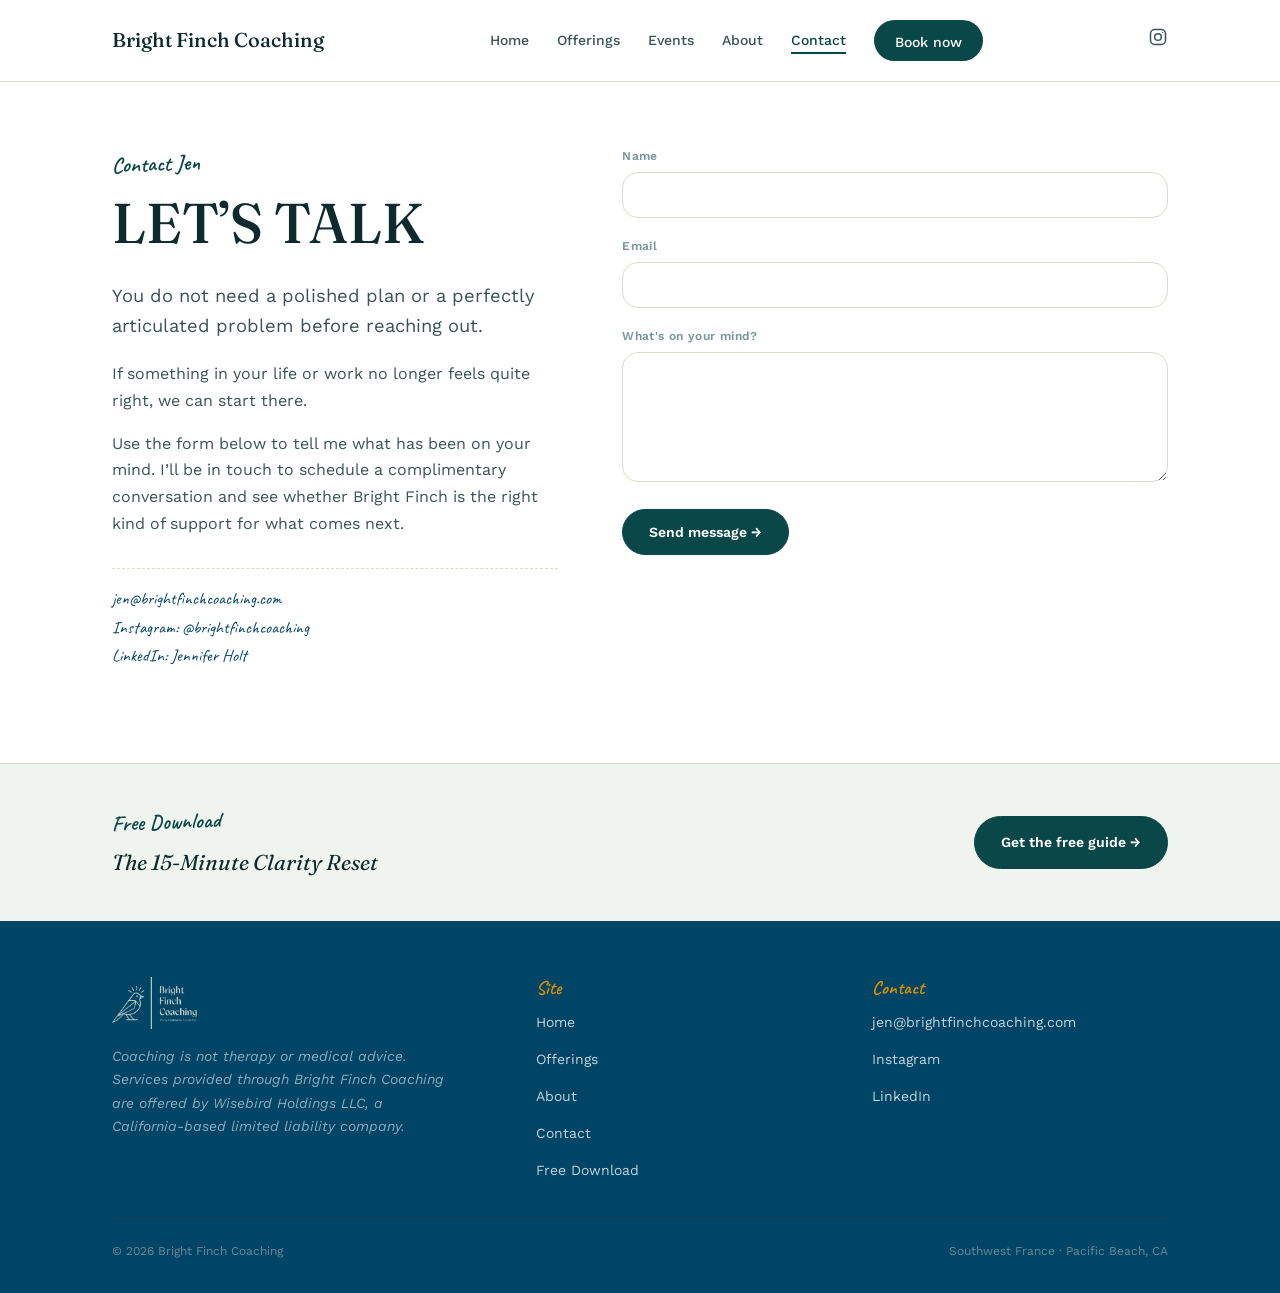
<file: contact.html>
<!DOCTYPE html>
<html lang="en">
<head>
<meta charset="UTF-8">
<meta name="viewport" content="width=device-width, initial-scale=1.0">
<title>Contact - Bright Finch Coaching</title>
<meta name="description" content="Get in touch with Jen at Bright Finch Coaching.">
<link rel="stylesheet" href="css/style.css">
<link rel="icon" type="image/png" sizes="512x512" href="favicon-512.png">
<link rel="icon" type="image/png" sizes="32x32" href="favicon-32.png">
<link rel="icon" type="image/png" sizes="16x16" href="favicon-16.png">
<link rel="apple-touch-icon" href="apple-touch-icon.png">
</head>
<body>

<header class="site-header">
  <nav class="nav">
    <a href="index.html" class="wordmark">Bright Finch Coaching</a>
    <ul class="nav-links">
      <li><a href="index.html">Home</a></li>
      <li><a href="offerings.html">Offerings</a></li>
      <li><a href="events.html">Events</a></li>
      <li><a href="about.html">About</a></li>
      <li><a href="contact.html" class="active">Contact</a></li>
      <li><a href="contact.html" class="btn btn-solid nav-cta">Book now</a></li>
    </ul>
    <a href="https://www.instagram.com/brightfinchcoaching/" class="nav-social" aria-label="Instagram" target="_blank" rel="noopener noreferrer"><svg class="nav-social-icon" viewBox="0 0 24 24" fill="none" stroke="currentColor" stroke-width="1.8" stroke-linecap="round" stroke-linejoin="round" aria-hidden="true"><rect x="3" y="3" width="18" height="18" rx="5"></rect><circle cx="12" cy="12" r="4"></circle><circle cx="17.5" cy="6.5" r="0.75" fill="currentColor" stroke="none"></circle></svg></a>
    <button class="nav-toggle" aria-label="Toggle menu"><span></span><span></span><span></span></button>
  </nav>
</header>

<main>
  <section class="hero">
    <div class="container contact-grid">
      <div>
        <span class="eyebrow">Contact Jen</span>
        <h1>LET’S TALK</h1>
        <p class="lede">You do not need a polished plan or a perfectly articulated problem before reaching out.</p>
        <p>If something in your life or work no longer feels quite right, we can start there.</p>
        <p>Use the form below to tell me what has been on your mind. I’ll be in touch to schedule a complimentary conversation and see whether Bright Finch is the right kind of support for what comes next.</p>
        <div class="specimen-note">
          jen@brightfinchcoaching.com<br>
          Instagram: <a href="http://instagram.com/brightfinchcoaching" target="_blank" rel="noopener">@brightfinchcoaching</a><br>
          LinkedIn: <a href="https://www.linkedin.com/in/jennifer-holt19/" target="_blank" rel="noopener">Jennifer Holt</a>
        </div>
      </div>

      <div>
        <form class="contact-form" action="https://formspree.io/f/xykryypr" method="POST">
          <div class="field">
            <label for="name">Name</label>
            <input type="text" id="name" name="name" required>
          </div>
          <div class="field">
            <label for="email">Email</label>
            <input type="email" id="email" name="email" required>
          </div>
          <div class="field">
            <label for="message">What's on your mind?</label>
            <textarea id="message" name="message" required></textarea>
          </div>
          <input type="text" name="_gotcha" style="display:none">
          <input type="hidden" name="_next" value="thank-you.html">
          <button type="submit" class="btn btn-solid" style="align-self:flex-start;">Send message →</button>
        </form>
      </div>
    </div>
  </section>
</main>

<section class="freebie-strip">
  <div class="container">
    <div class="freebie-strip-inner">
      <div>
        <span class="eyebrow">Free Download</span>
        <p class="freebie-strip-title">The 15-Minute Clarity Reset</p>
      </div>
      <a href="clarity-reset.html" class="btn btn-solid">Get the free guide →</a>
    </div>
  </div>
</section>

<footer class="site-footer">
  <div class="container">
    <div class="footer-grid">
      <div>
        <div class="wordmark">
          <img src="images/logo-lockup-sage.png" alt="Bright Finch Coaching">
        </div>
        <p style="margin-top:16px; max-width:38ch;"><em>Coaching is not therapy or medical advice. Services provided through Bright Finch Coaching are offered by Wisebird Holdings LLC, a California-based limited liability company.</em></p>
      </div>
      <div>
        <h4>Site</h4>
        <ul class="footer-links">
          <li><a href="index.html">Home</a></li>
          <li><a href="offerings.html">Offerings</a></li>
          <li><a href="about.html">About</a></li>
          <li><a href="contact.html">Contact</a></li>
          <li><a href="clarity-reset.html">Free Download</a></li>
        </ul>
      </div>
      <div>
        <h4>Contact</h4>
        <ul class="footer-links">
          <li><a href="mailto:jen@brightfinchcoaching.com">jen@brightfinchcoaching.com</a></li>
          <li><a href="http://instagram.com/brightfinchcoaching" target="_blank" rel="noopener">Instagram</a></li>
          <li><a href="https://www.linkedin.com/in/jennifer-holt19/" target="_blank" rel="noopener">LinkedIn</a></li>
        </ul>
      </div>
    </div>
    <div class="footer-bottom">
      <span>© 2026 Bright Finch Coaching</span>
      <span>Southwest France · Pacific Beach, CA</span>
    </div>
  </div>
</footer>

<script src="js/main.js"></script>
</body>
</html>
</file>
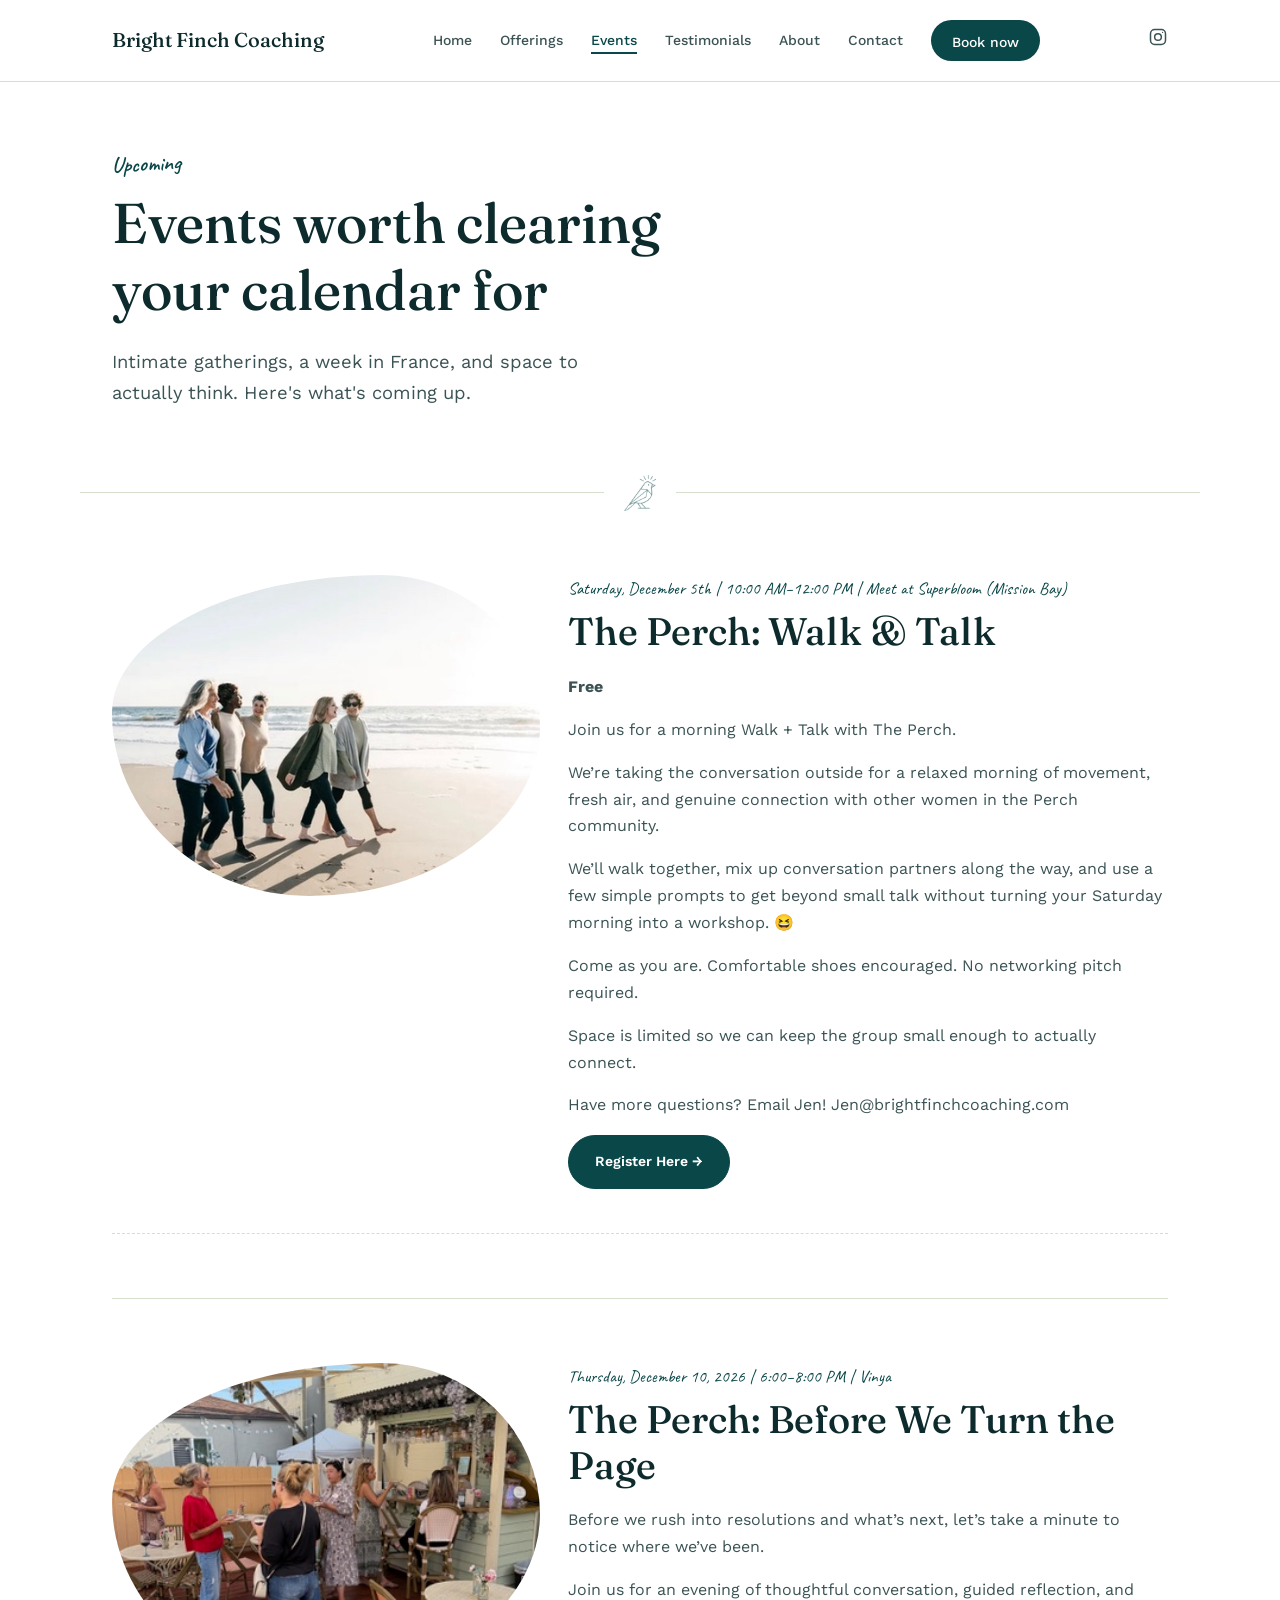
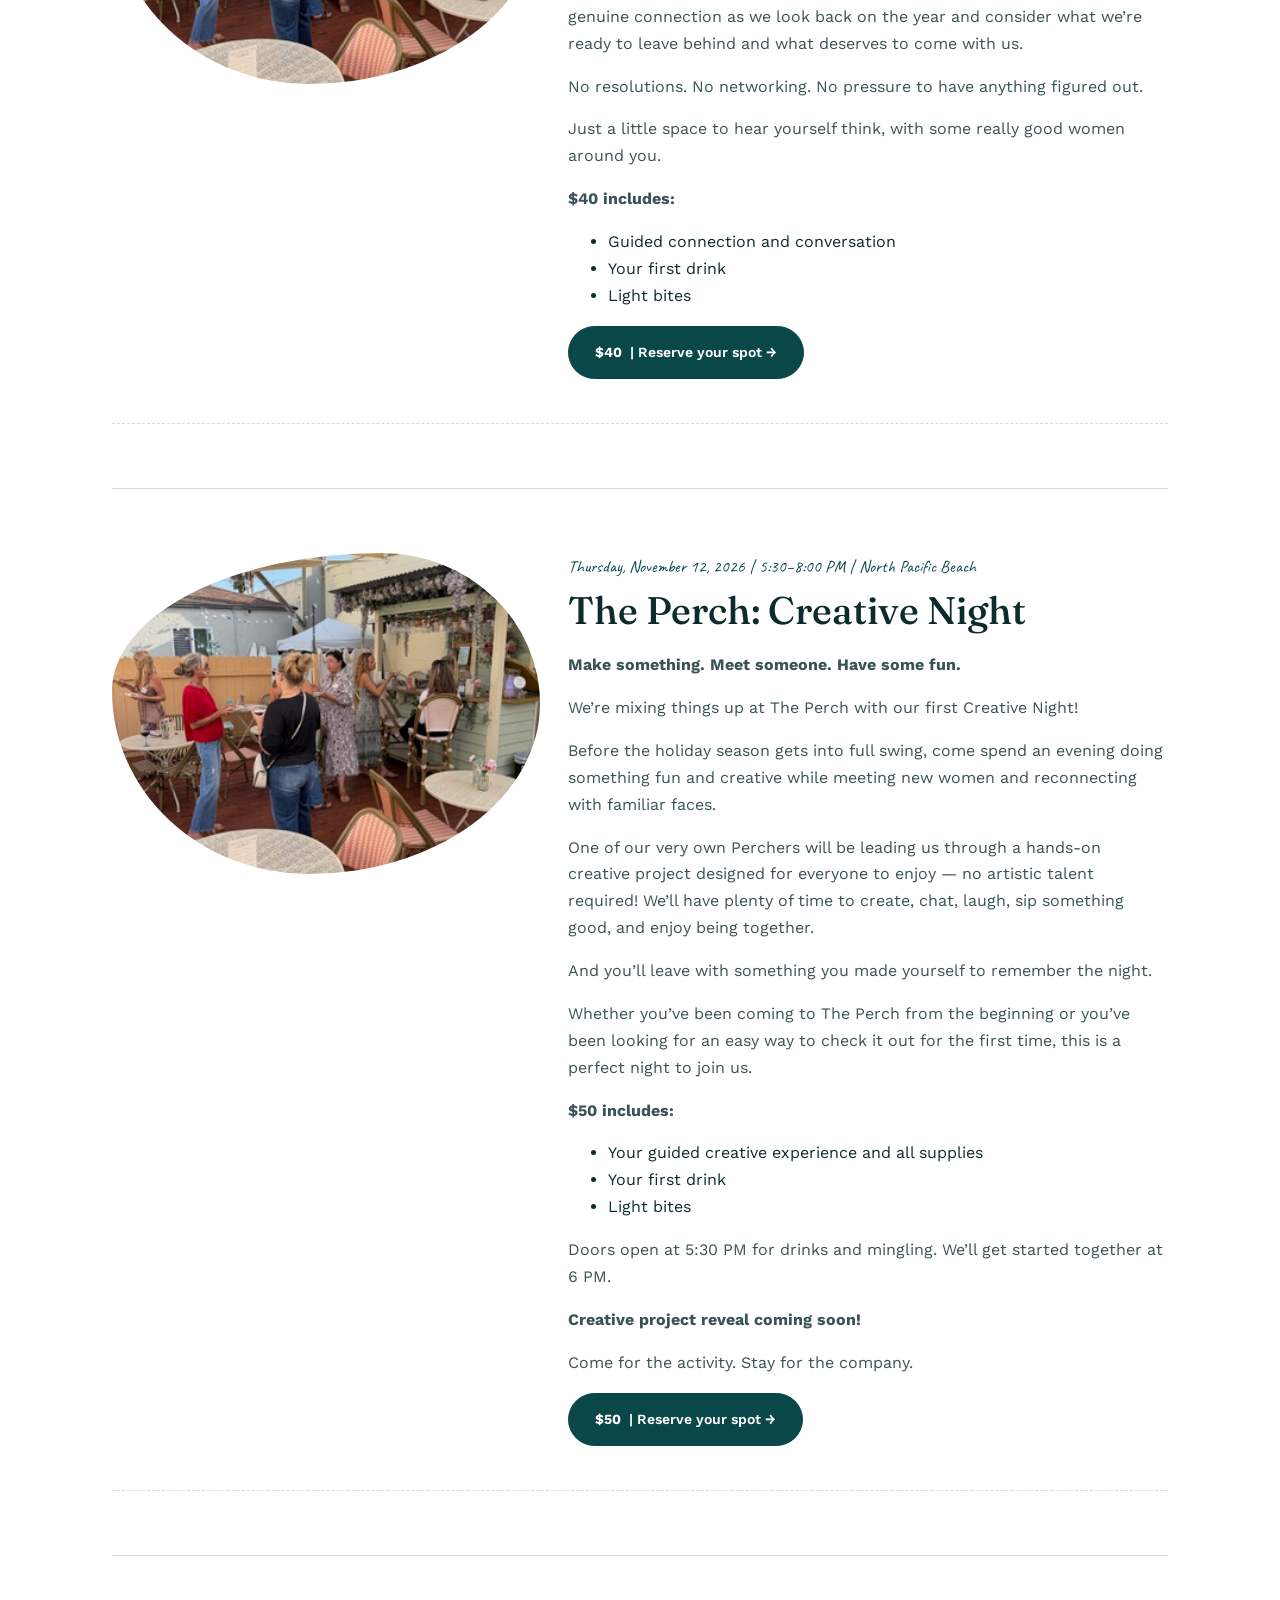
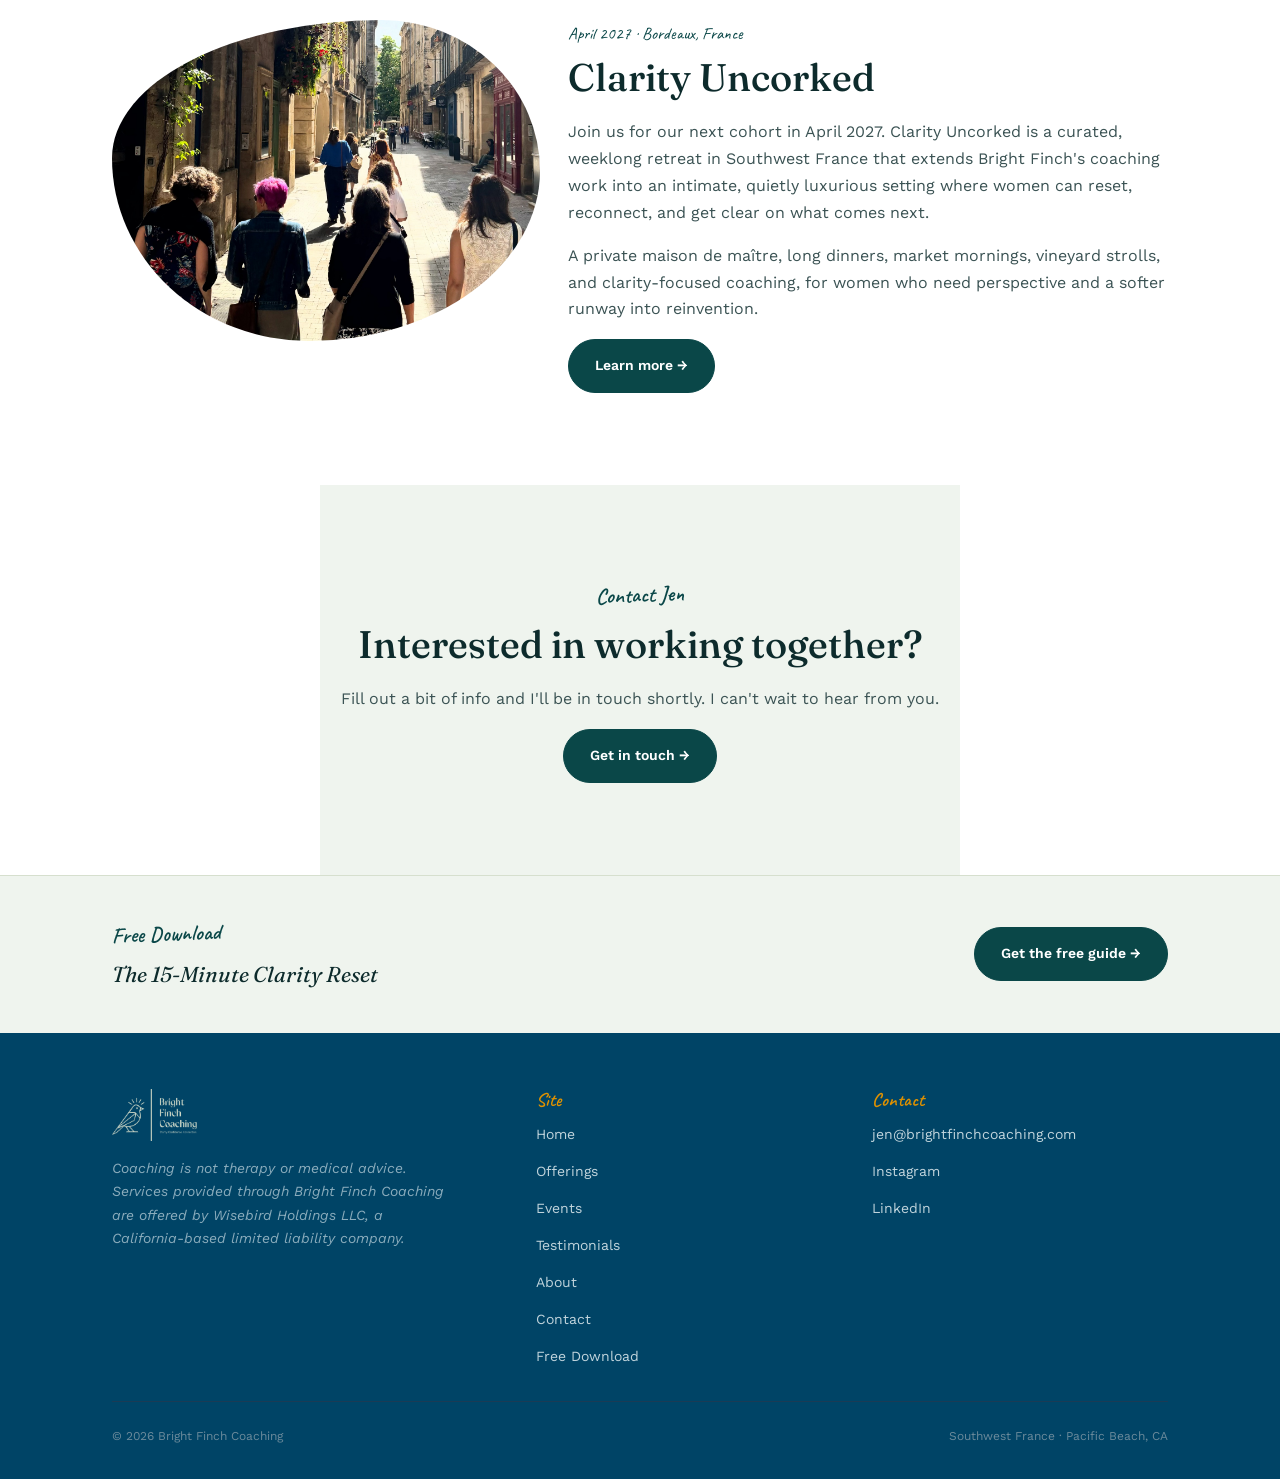
<file: events.html>
<!DOCTYPE html>
<html lang="en">
<head>
<meta charset="UTF-8">
<meta name="viewport" content="width=device-width, initial-scale=1.0">
<title>Events - Bright Finch Coaching</title>
<meta name="description" content="Upcoming events from Bright Finch Coaching - intimate gatherings and the Clarity Uncorked retreat in Southwest France.">
<link rel="stylesheet" href="css/style.css">
<link rel="icon" type="image/png" sizes="512x512" href="favicon-512.png">
<link rel="icon" type="image/png" sizes="32x32" href="favicon-32.png">
<link rel="icon" type="image/png" sizes="16x16" href="favicon-16.png">
<link rel="apple-touch-icon" href="apple-touch-icon.png">
</head>
<body>

<header class="site-header">
  <nav class="nav">
    <a href="index.html" class="wordmark">Bright Finch Coaching</a>
    <ul class="nav-links">
      <li><a href="index.html">Home</a></li>
      <li><a href="offerings.html">Offerings</a></li>
      <li><a href="events.html" class="active">Events</a></li>
      <li><a href="testimonials.html">Testimonials</a></li>
      <li><a href="about.html">About</a></li>
      <li><a href="contact.html">Contact</a></li>
      <li><a href="contact.html" class="btn btn-solid nav-cta">Book now</a></li>
    </ul>
    <a href="https://www.instagram.com/brightfinchcoaching/" class="nav-social" aria-label="Instagram" target="_blank" rel="noopener noreferrer"><svg class="nav-social-icon" viewBox="0 0 24 24" fill="none" stroke="currentColor" stroke-width="1.8" stroke-linecap="round" stroke-linejoin="round" aria-hidden="true"><rect x="3" y="3" width="18" height="18" rx="5"></rect><circle cx="12" cy="12" r="4"></circle><circle cx="17.5" cy="6.5" r="0.75" fill="currentColor" stroke="none"></circle></svg></a>
    <button class="nav-toggle" aria-label="Toggle menu"><span></span><span></span><span></span></button>
  </nav>
</header>

<main>

  <section class="hero" style="padding-bottom:40px;">
    <div class="container">
      <span class="eyebrow">Upcoming</span>
      <h1>Events worth clearing<br>your calendar for</h1>
      <p class="lede">Intimate gatherings, a week in France, and space to actually think. Here's what's coming up.</p>
    </div>
  </section>

  <div class="container mark-divider">
    <img src="images/logo-mark-teal.png" alt="">
  </div>

  <section style="padding-top:56px;">
    <div class="container">
      <div style="display:flex; flex-direction:column; gap:64px;">

        <div class="event-card">
          <div class="event-image">
            <img src="images/WalkandTalk.jpeg" alt="Women walking together during The Perch Walk and Talk">
          </div>
          <div>
            <span class="event-meta">Saturday, December 5th | 10:00 AM–12:00 PM | Meet at Superbloom (Mission Bay)</span>
            <h2>The Perch: Walk & Talk</h2>
            <p><strong>Free</strong></p>
            <p>Join us for a morning Walk + Talk with The Perch.</p>
            <p>We’re taking the conversation outside for a relaxed morning of movement, fresh air, and genuine connection with other women in the Perch community.</p>
            <p>We’ll walk together, mix up conversation partners along the way, and use a few simple prompts to get beyond small talk without turning your Saturday morning into a workshop. 😆</p>
            <p>Come as you are. Comfortable shoes encouraged. No networking pitch required.</p>
            <p>Space is limited so we can keep the group small enough to actually connect.</p>
            <p>Have more questions? Email Jen! <a href="mailto:Jen@brightfinchcoaching.com">Jen@brightfinchcoaching.com</a></p>
            <a href="https://forms.gle/zTtGpJEwW8cxmCfKA" class="btn btn-solid" target="_blank" rel="noopener">Register Here →</a>
          </div>
        </div>

        <hr class="divider">

        <div class="event-card">
          <div class="event-image">
            <img src="images/event-perch.jpg" alt="The Perch gathering">
          </div>
          <div>
            <span class="event-meta">Thursday, December 10, 2026 | 6:00–8:00 PM | Vinya</span>
            <h2>The Perch: Before We Turn the Page</h2>
            <p>Before we rush into resolutions and what’s next, let’s take a minute to notice where we’ve been.</p>
            <p>Join us for an evening of thoughtful conversation, guided reflection, and genuine connection as we look back on the year and consider what we’re ready to leave behind and what deserves to come with us.</p>
            <p>No resolutions. No networking. No pressure to have anything figured out.</p>
            <p>Just a little space to hear yourself think, with some really good women around you.</p>
            <p><strong>$40 includes:</strong></p>
            <ul>
              <li>Guided connection and conversation</li>
              <li>Your first drink</li>
              <li>Light bites</li>
            </ul>
            <a href="https://forms.gle/sDtfDPk2EwKdb66s8" class="btn btn-solid" target="_blank" rel="noopener"><strong>$40</strong> | Reserve your spot →</a>
          </div>
        </div>

        <hr class="divider">

        <div class="event-card">
          <div class="event-image">
            <img src="images/event-perch.jpg" alt="The Perch gathering in North Pacific Beach">
          </div>
          <div>
            <span class="event-meta">Thursday, November 12, 2026 | 5:30–8:00 PM | North Pacific Beach</span>
            <h2>The Perch: Creative Night</h2>
            <p><strong>Make something. Meet someone. Have some fun.</strong></p>
            <p>We’re mixing things up at The Perch with our first Creative Night!</p>
            <p>Before the holiday season gets into full swing, come spend an evening doing something fun and creative while meeting new women and reconnecting with familiar faces.</p>
            <p>One of our very own Perchers will be leading us through a hands-on creative project designed for everyone to enjoy — no artistic talent required! We’ll have plenty of time to create, chat, laugh, sip something good, and enjoy being together.</p>
            <p>And you’ll leave with something you made yourself to remember the night.</p>
            <p>Whether you’ve been coming to The Perch from the beginning or you’ve been looking for an easy way to check it out for the first time, this is a perfect night to join us.</p>
            <p><strong>$50 includes:</strong></p>
            <ul>
              <li>Your guided creative experience and all supplies</li>
              <li>Your first drink</li>
              <li>Light bites</li>
            </ul>
            <p>Doors open at 5:30 PM for drinks and mingling. We’ll get started together at 6 PM.</p>
            <p><strong>Creative project reveal coming soon!</strong></p>
            <p>Come for the activity. Stay for the company.</p>
            <a href="https://forms.gle/mxZrfNN5iBAedmFp7" class="btn btn-solid" target="_blank" rel="noopener"><strong>$50</strong> | Reserve your spot →</a>
          </div>
        </div>

        <hr class="divider">

        <div class="event-card">
          <div class="event-image">
            <img src="images/BordeauxLadies.JPG" alt="Clarity Uncorked retreat">
          </div>
          <div>
            <span class="event-meta">April 2027 · Bordeaux, France</span>
            <h2>Clarity Uncorked</h2>
            <p>Join us for our next cohort in April 2027. Clarity Uncorked is a curated, weeklong retreat in Southwest France that extends Bright Finch's coaching work into an intimate, quietly luxurious setting where women can reset, reconnect, and get clear on what comes next.</p>
            <p>A private maison de maître, long dinners, market mornings, vineyard strolls, and clarity-focused coaching, for women who need perspective and a softer runway into reinvention.</p>
            <a href="https://www.clarityuncorked.com" class="btn btn-solid" target="_blank" rel="noopener">Learn more →</a>
          </div>
        </div>

      </div>
    </div>
  </section>

  <section class="section-alt center" style="max-width:640px; margin:0 auto;">
    <span class="eyebrow">Contact Jen</span>
    <h2>Interested in working together?</h2>
    <p>Fill out a bit of info and I'll be in touch shortly. I can't wait to hear from you.</p>
    <a href="contact.html" class="btn btn-solid">Get in touch →</a>
  </section>

</main>

<section class="freebie-strip">
  <div class="container">
    <div class="freebie-strip-inner">
      <div>
        <span class="eyebrow">Free Download</span>
        <p class="freebie-strip-title">The 15-Minute Clarity Reset</p>
      </div>
      <a href="clarity-reset.html" class="btn btn-solid">Get the free guide →</a>
    </div>
  </div>
</section>

<footer class="site-footer">
  <div class="container">
    <div class="footer-grid">
      <div>
        <div class="wordmark">
          <img src="images/logo-lockup-sage.png" alt="Bright Finch Coaching">
        </div>
        <p style="margin-top:16px; max-width:38ch;"><em>Coaching is not therapy or medical advice. Services provided through Bright Finch Coaching are offered by Wisebird Holdings LLC, a California-based limited liability company.</em></p>
      </div>
      <div>
        <h4>Site</h4>
        <ul class="footer-links">
          <li><a href="index.html">Home</a></li>
          <li><a href="offerings.html">Offerings</a></li>
          <li><a href="events.html">Events</a></li>
          <li><a href="testimonials.html">Testimonials</a></li>
          <li><a href="about.html">About</a></li>
          <li><a href="contact.html">Contact</a></li>
          <li><a href="clarity-reset.html">Free Download</a></li>
        </ul>
      </div>
      <div>
        <h4>Contact</h4>
        <ul class="footer-links">
          <li><a href="mailto:jen@brightfinchcoaching.com">jen@brightfinchcoaching.com</a></li>
          <li><a href="http://instagram.com/brightfinchcoaching" target="_blank" rel="noopener">Instagram</a></li>
          <li><a href="https://www.linkedin.com/in/jennifer-holt19/" target="_blank" rel="noopener">LinkedIn</a></li>
        </ul>
      </div>
    </div>
    <div class="footer-bottom">
      <span>© 2026 Bright Finch Coaching</span>
      <span>Southwest France · Pacific Beach, CA</span>
    </div>
  </div>
</footer>

<script src="js/main.js"></script>
</body>
</html>
</file>
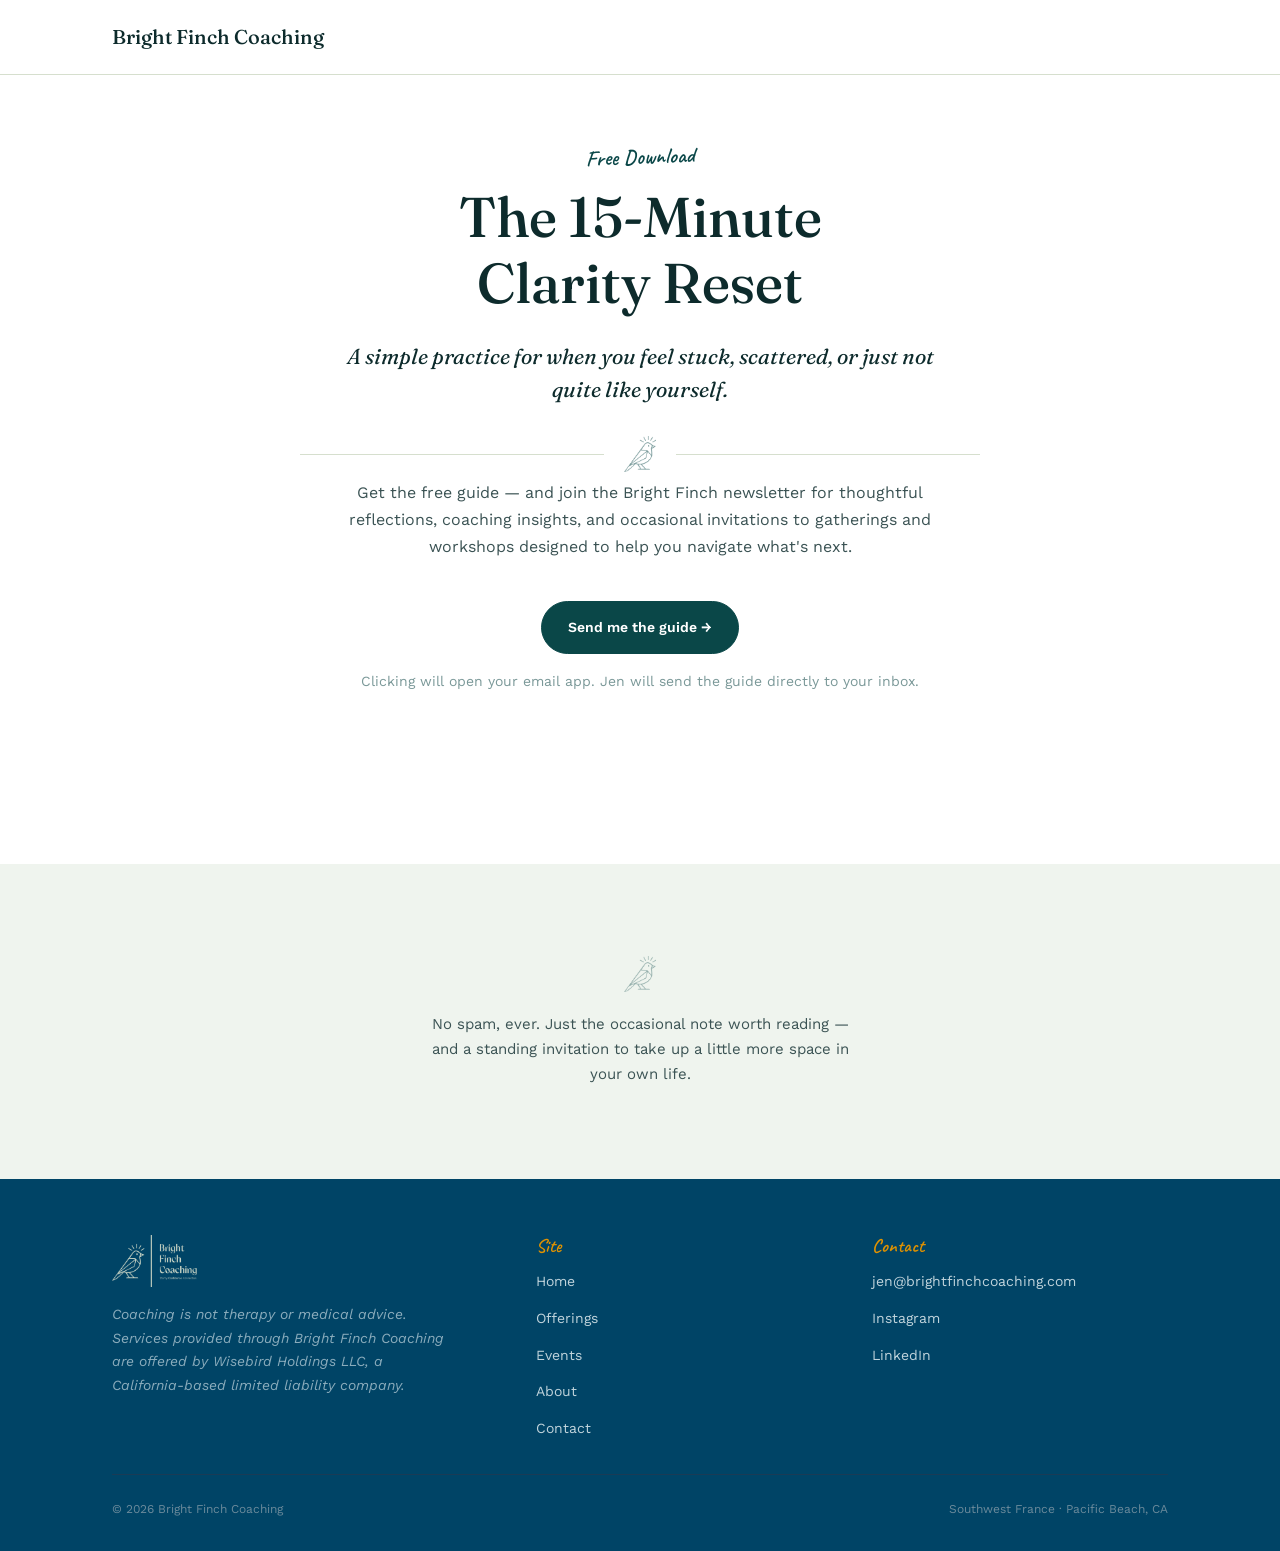
<file: freebie.html>
<!DOCTYPE html>
<html lang="en">
<head>
<meta charset="UTF-8">
<meta name="viewport" content="width=device-width, initial-scale=1.0">
<title>Free Download: 15-Minute Clarity Reset — Bright Finch Coaching</title>
<meta name="description" content="Get the free 15-Minute Clarity Reset and join the Bright Finch newsletter for thoughtful reflections, coaching insights, and invitations to what's next.">
<link rel="stylesheet" href="css/style.css">
<link rel="icon" type="image/png" sizes="512x512" href="favicon-512.png">
<link rel="icon" type="image/png" sizes="32x32" href="favicon-32.png">
<link rel="icon" type="image/png" sizes="16x16" href="favicon-16.png">
<link rel="apple-touch-icon" href="apple-touch-icon.png">
</head>
<body>

<header class="site-header">
  <nav class="nav">
    <a href="index.html" class="wordmark">Bright Finch Coaching</a>
  </nav>
</header>

<main>

  <section class="hero" style="padding-bottom: 0;">
    <div class="container" style="max-width: 680px; text-align: center;">
      <span class="eyebrow">Free Download</span>
      <h1>The 15-Minute<br>Clarity Reset</h1>
      <p class="offer-lede">A simple practice for when you feel stuck, scattered, or just not quite like yourself.</p>
    </div>
  </section>

  <div class="container mark-divider" style="max-width:680px;">
    <img src="images/logo-mark-teal.png" alt="">
  </div>

  <section style="padding-top: 0;">
    <div class="container" style="max-width: 680px;">
      <p style="text-align:center; color: var(--ink-soft); margin-bottom: 40px;">Get the free guide — and join the Bright Finch newsletter for thoughtful reflections, coaching insights, and occasional invitations to gatherings and workshops designed to help you navigate what's next.</p>
      <div style="text-align:center;">
        <a href="mailto:jen@brightfinchcoaching.com?subject=15-Minute Clarity Reset&body=Hi Jen, I'd love a copy of the 15-Minute Clarity Reset!" class="btn btn-solid">Send me the guide →</a>
        <p style="margin-top:16px; font-size:14px; color:var(--ink-faint);">Clicking will open your email app. Jen will send the guide directly to your inbox.</p>
      </div>
    </div>
  </section>

  <section class="section-alt" style="margin-top: 64px;">
    <div class="container" style="max-width: 680px; text-align: center;">
      <img src="images/logo-mark-teal.png" alt="" style="height: 36px; width: auto; opacity: 0.4; margin: 0 auto 20px; display: block;">
      <p style="color: var(--ink-soft); font-size: 15px; max-width: 48ch; margin: 0 auto;">No spam, ever. Just the occasional note worth reading — and a standing invitation to take up a little more space in your own life.</p>
    </div>
  </section>

</main>

<footer class="site-footer">
  <div class="container">
    <div class="footer-grid">
      <div>
        <div class="wordmark">
          <img src="images/logo-lockup-sage.png" alt="Bright Finch Coaching">
        </div>
        <p style="margin-top:16px; max-width:38ch;"><em>Coaching is not therapy or medical advice. Services provided through Bright Finch Coaching are offered by Wisebird Holdings LLC, a California-based limited liability company.</em></p>
      </div>
      <div>
        <h4>Site</h4>
        <ul class="footer-links">
          <li><a href="index.html">Home</a></li>
          <li><a href="offerings.html">Offerings</a></li>
          <li><a href="events.html">Events</a></li>
          <li><a href="about.html">About</a></li>
          <li><a href="contact.html">Contact</a></li>
        </ul>
      </div>
      <div>
        <h4>Contact</h4>
        <ul class="footer-links">
          <li><a href="mailto:jen@brightfinchcoaching.com">jen@brightfinchcoaching.com</a></li>
          <li><a href="http://instagram.com/brightfinchcoaching" target="_blank" rel="noopener">Instagram</a></li>
          <li><a href="https://www.linkedin.com/in/jennifer-holt19/" target="_blank" rel="noopener">LinkedIn</a></li>
        </ul>
      </div>
    </div>
    <div class="footer-bottom">
      <span>© 2026 Bright Finch Coaching</span>
      <span>Southwest France · Pacific Beach, CA</span>
    </div>
  </div>
</footer>

<script src="js/main.js"></script>
</body>
</html>
</file>
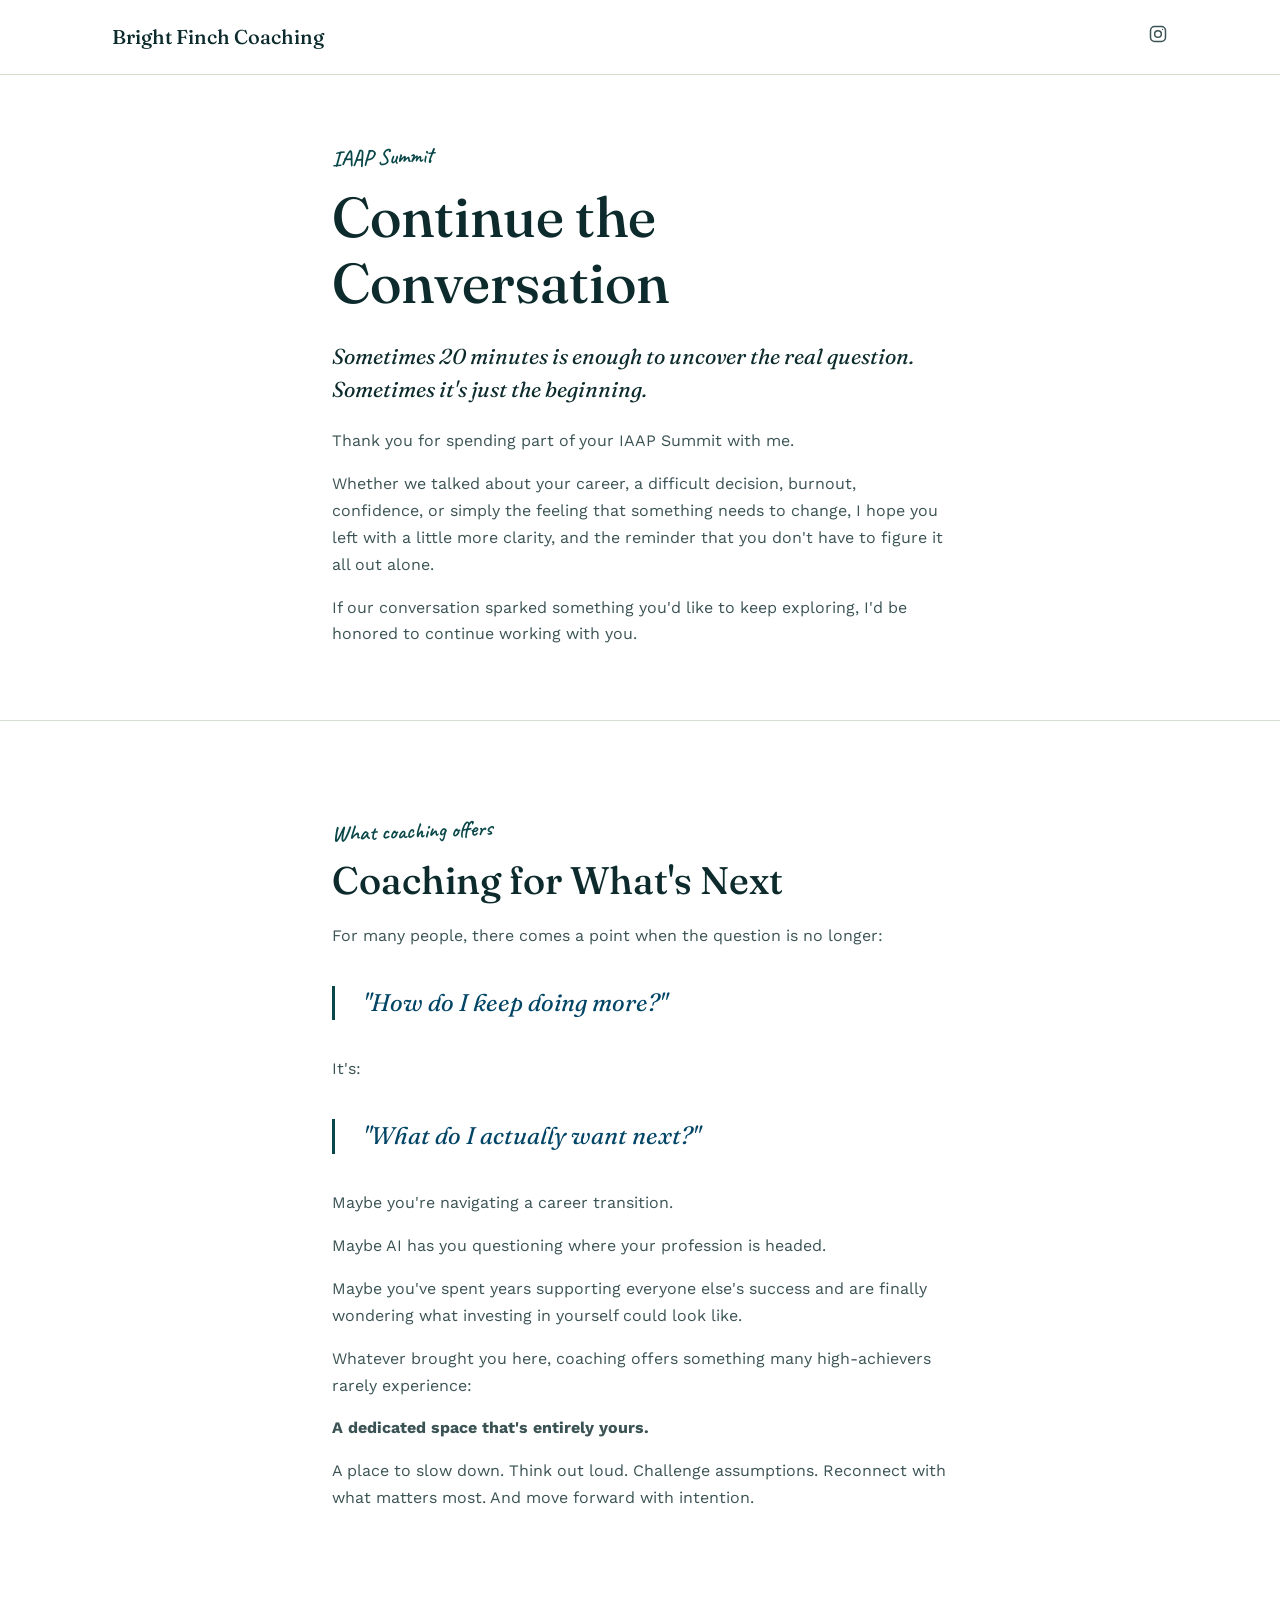
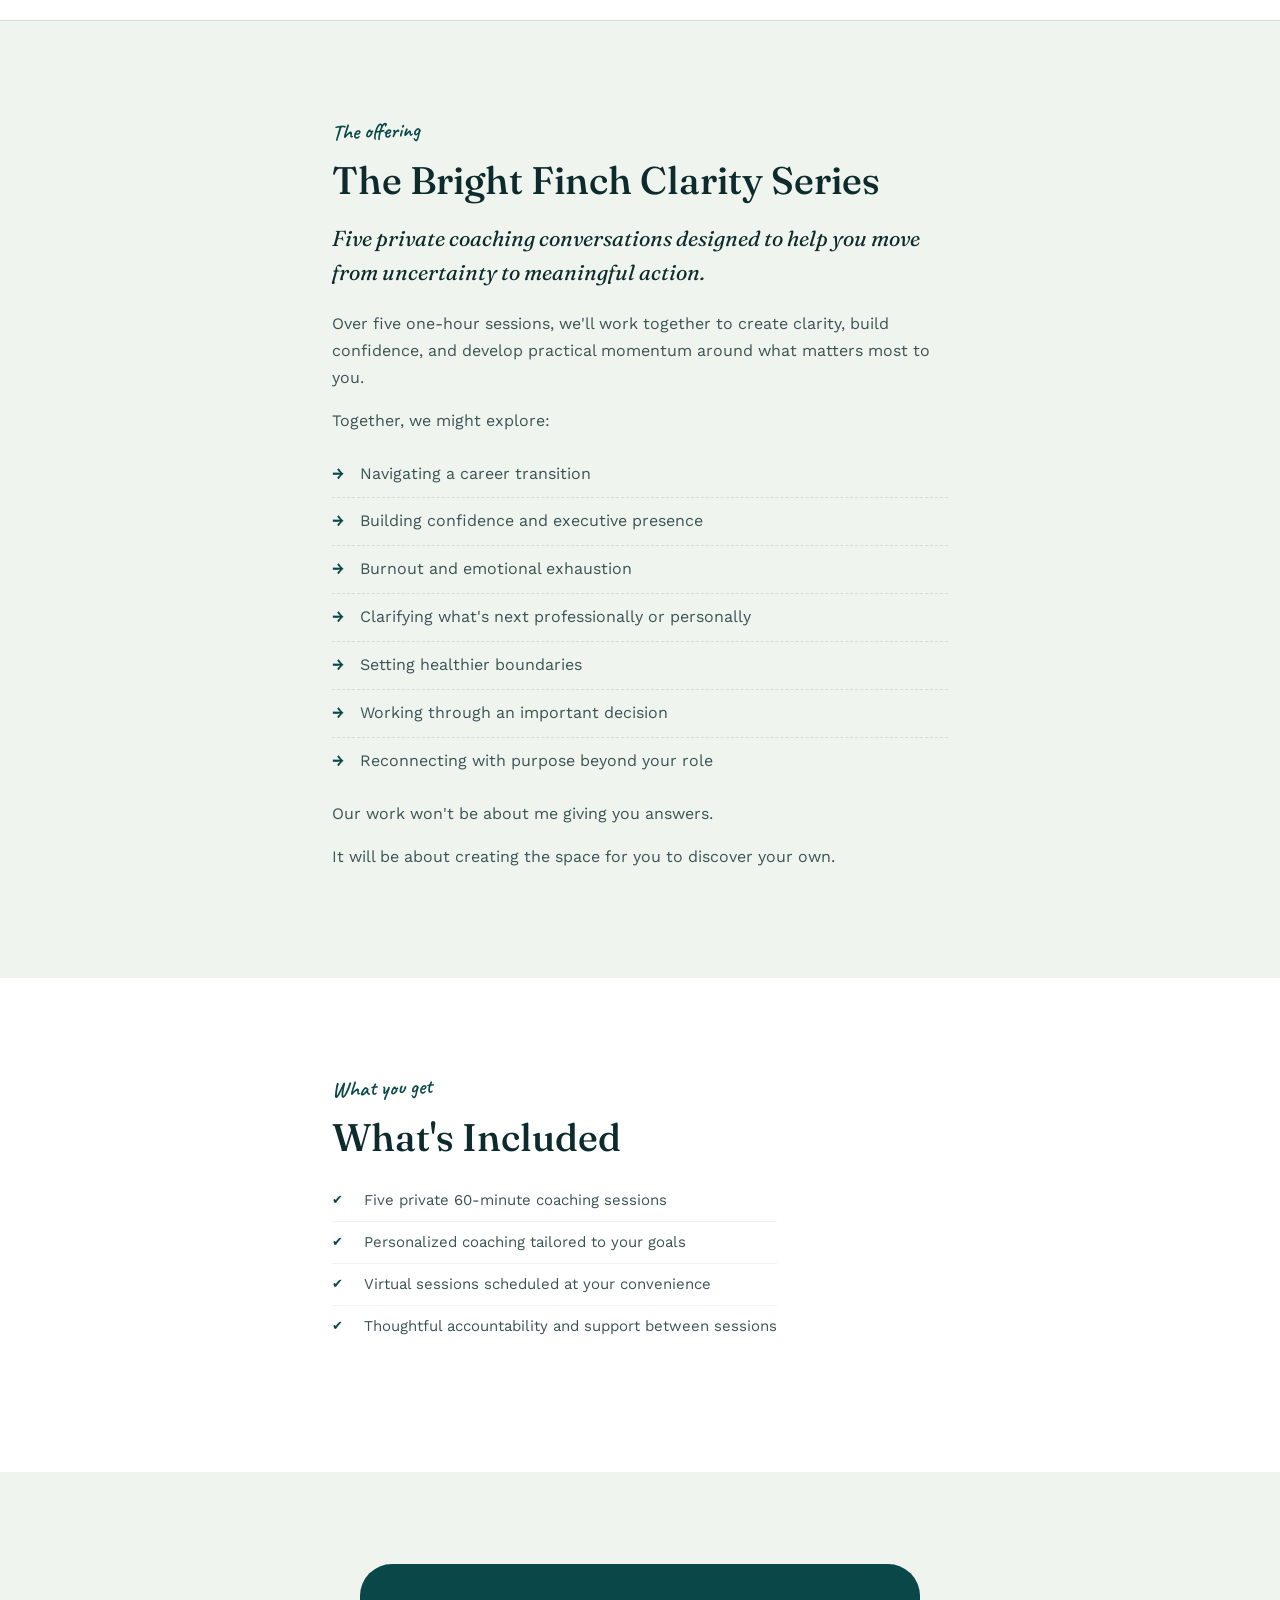
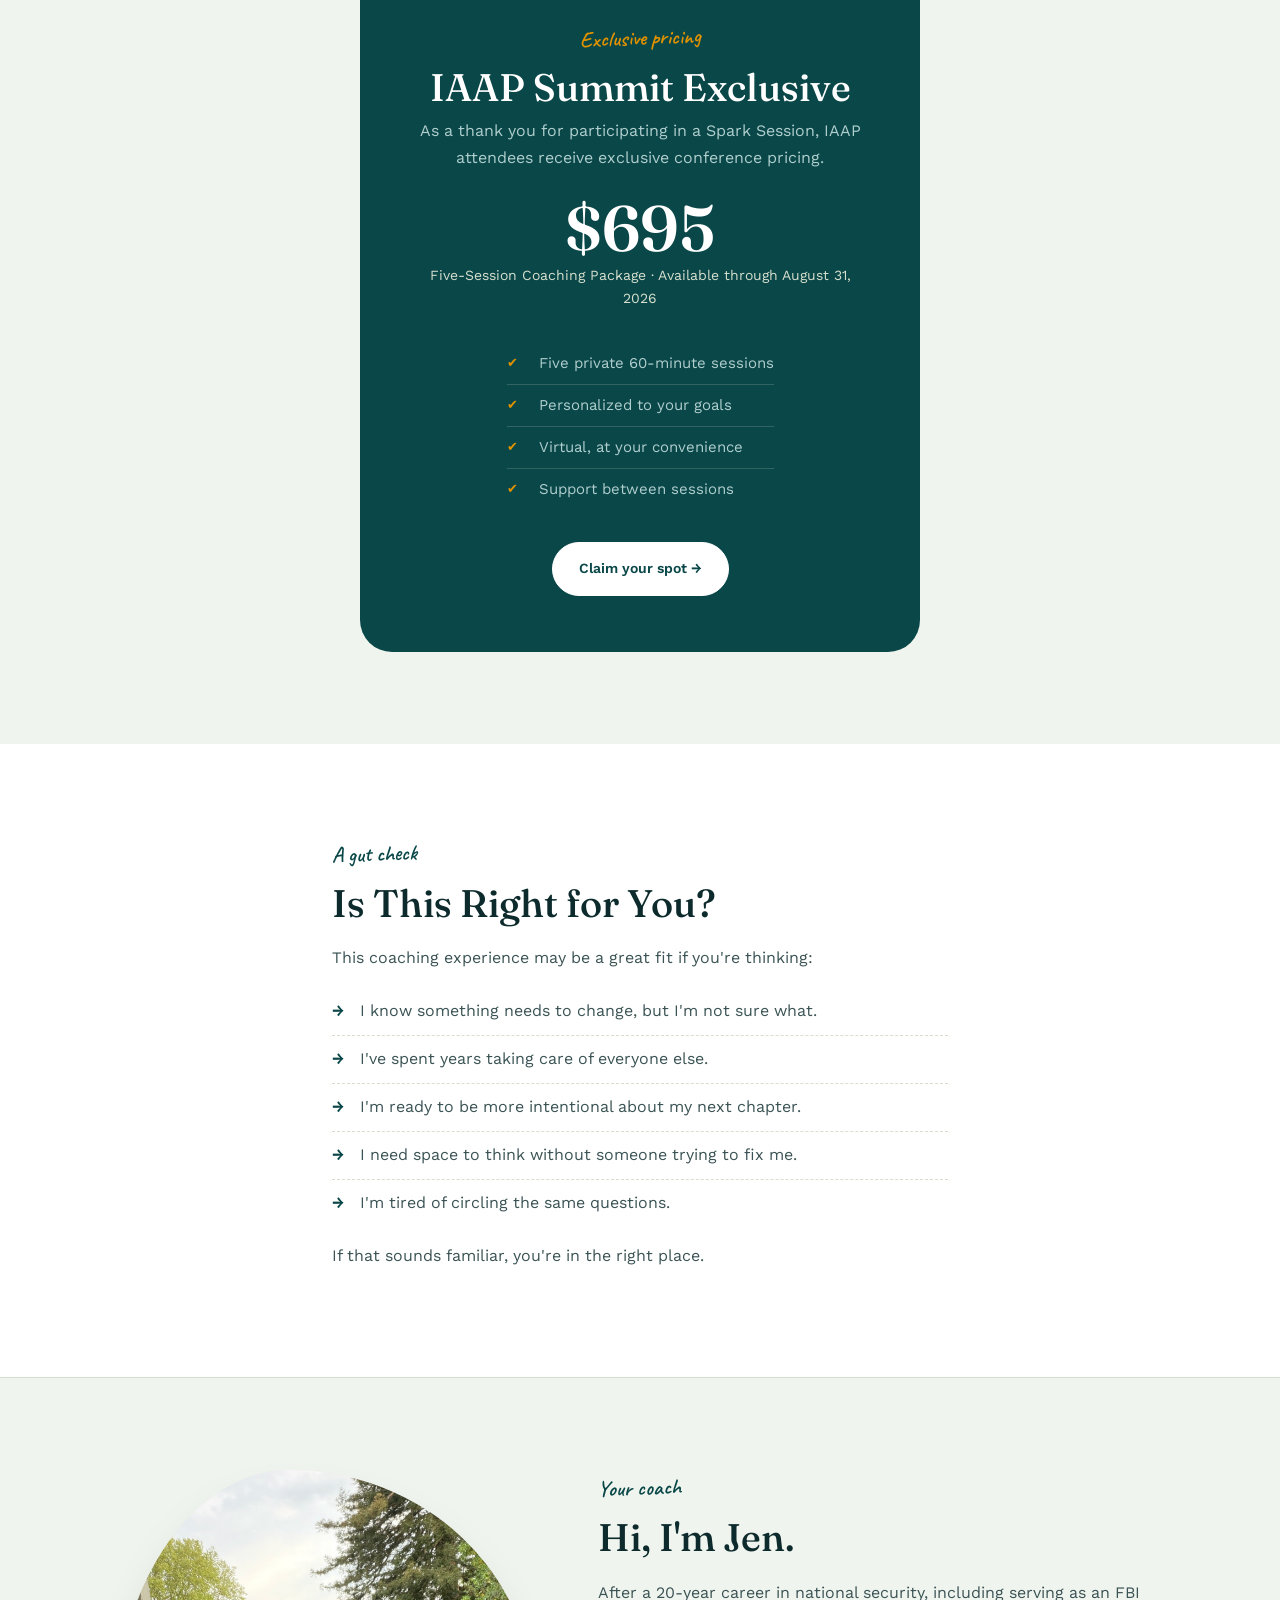
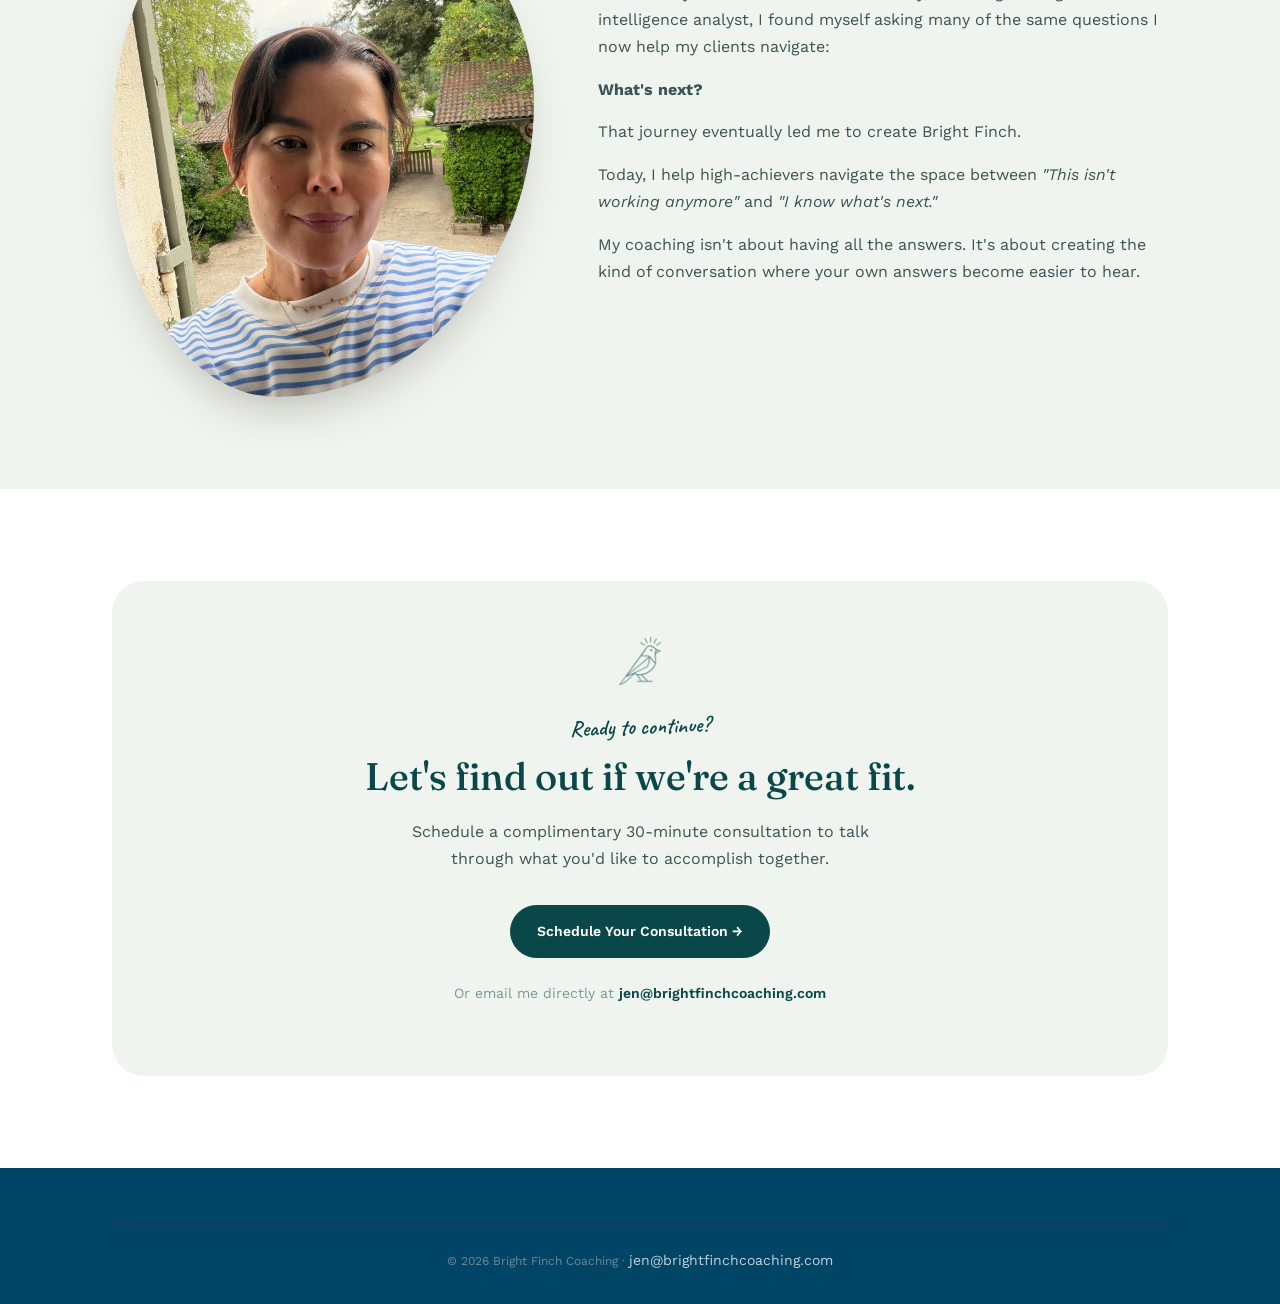
<file: iaap_offer.html>
<!DOCTYPE html>
<html lang="en">
<head>
<meta charset="UTF-8">
<meta name="viewport" content="width=device-width, initial-scale=1.0">
<title>IAAP Summit Offer - Bright Finch Coaching</title>
<meta name="description" content="Continue the conversation. Exclusive coaching offer for IAAP Summit attendees.">
<meta name="robots" content="noindex, nofollow">
<link rel="stylesheet" href="css/style.css">
<link rel="icon" type="image/png" sizes="512x512" href="favicon-512.png">
<link rel="icon" type="image/png" sizes="32x32" href="favicon-32.png">
<link rel="icon" type="image/png" sizes="16x16" href="favicon-16.png">
<link rel="apple-touch-icon" href="apple-touch-icon.png">
</head>
<body>

<header class="site-header">
  <nav class="nav">
    <a href="index.html" class="wordmark">Bright Finch Coaching</a>
    <a href="https://www.instagram.com/brightfinchcoaching/" class="nav-social" aria-label="Instagram" target="_blank" rel="noopener noreferrer"><svg class="nav-social-icon" viewBox="0 0 24 24" fill="none" stroke="currentColor" stroke-width="1.8" stroke-linecap="round" stroke-linejoin="round" aria-hidden="true"><rect x="3" y="3" width="18" height="18" rx="5"></rect><circle cx="12" cy="12" r="4"></circle><circle cx="17.5" cy="6.5" r="0.75" fill="currentColor" stroke="none"></circle></svg></a>
  </nav>
</header>

<main>

  <!-- Hero -->
  <section class="hero" style="padding-bottom: 56px;">
    <div class="container offer-narrow">
      <span class="eyebrow">IAAP Summit</span>
      <h1>Continue the Conversation</h1>
      <p class="offer-lede">Sometimes 20 minutes is enough to uncover the real question. Sometimes it's just the beginning.</p>
      <p>Thank you for spending part of your IAAP Summit with me.</p>
      <p>Whether we talked about your career, a difficult decision, burnout, confidence, or simply the feeling that something needs to change, I hope you left with a little more clarity, and the reminder that you don't have to figure it all out alone.</p>
      <p>If our conversation sparked something you'd like to keep exploring, I'd be honored to continue working with you.</p>
    </div>
  </section>

  <hr class="divider">

  <!-- Coaching for What's Next -->
  <section>
    <div class="container offer-narrow">
      <span class="eyebrow">What coaching offers</span>
      <h2>Coaching for What's Next</h2>
      <p>For many people, there comes a point when the question is no longer:</p>
      <p class="pullquote">"How do I keep doing more?"</p>
      <p>It's:</p>
      <p class="pullquote">"What do I actually want next?"</p>
      <p>Maybe you're navigating a career transition.</p>
      <p>Maybe AI has you questioning where your profession is headed.</p>
      <p>Maybe you've spent years supporting everyone else's success and are finally wondering what investing in yourself could look like.</p>
      <p>Whatever brought you here, coaching offers something many high-achievers rarely experience:</p>
      <p><strong>A dedicated space that's entirely yours.</strong></p>
      <p>A place to slow down. Think out loud. Challenge assumptions. Reconnect with what matters most. And move forward with intention.</p>
    </div>
  </section>

  <hr class="divider">

  <!-- The Clarity Series -->
  <section class="section-alt">
    <div class="container offer-narrow">
      <span class="eyebrow">The offering</span>
      <h2>The Bright Finch Clarity Series</h2>
      <p class="offer-lede">Five private coaching conversations designed to help you move from uncertainty to meaningful action.</p>
      <p>Over five one-hour sessions, we'll work together to create clarity, build confidence, and develop practical momentum around what matters most to you.</p>
      <p>Together, we might explore:</p>
      <ul class="offer-fit-list">
        <li>Navigating a career transition</li>
        <li>Building confidence and executive presence</li>
        <li>Burnout and emotional exhaustion</li>
        <li>Clarifying what's next professionally or personally</li>
        <li>Setting healthier boundaries</li>
        <li>Working through an important decision</li>
        <li>Reconnecting with purpose beyond your role</li>
      </ul>
      <p>Our work won't be about me giving you answers.</p>
      <p>It will be about creating the space for you to discover your own.</p>
    </div>
  </section>

  <!-- What's Included -->
  <section>
    <div class="container offer-narrow">
      <span class="eyebrow">What you get</span>
      <h2>What's Included</h2>
      <ul class="offer-checklist">
        <li>Five private 60-minute coaching sessions</li>
        <li>Personalized coaching tailored to your goals</li>
        <li>Virtual sessions scheduled at your convenience</li>
        <li>Thoughtful accountability and support between sessions</li>
      </ul>
    </div>
  </section>

  <!-- Pricing -->
  <section class="section-alt">
    <div class="container">
      <div class="offer-price-card">
        <span class="eyebrow">Exclusive pricing</span>
        <h2>IAAP Summit Exclusive</h2>
        <p style="color:#B0CECE; margin-bottom: 24px;">As a thank you for participating in a Spark Session, IAAP attendees receive exclusive conference pricing.</p>
        <div class="offer-price">$695</div>
        <p class="offer-price-note">Five-Session Coaching Package · Available through August 31, 2026</p>
        <ul class="offer-checklist offer-checklist-light">
          <li>Five private 60-minute sessions</li>
          <li>Personalized to your goals</li>
          <li>Virtual, at your convenience</li>
          <li>Support between sessions</li>
        </ul>
        <a href="mailto:jen@brightfinchcoaching.com?subject=IAAP Clarity Series" class="btn btn-solid" style="background: var(--paper); color: var(--teal); border-color: var(--paper);">Claim your spot →</a>
      </div>
    </div>
  </section>

  <!-- Is This Right for You -->
  <section>
    <div class="container offer-narrow">
      <span class="eyebrow">A gut check</span>
      <h2>Is This Right for You?</h2>
      <p>This coaching experience may be a great fit if you're thinking:</p>
      <ul class="offer-fit-list">
        <li>I know something needs to change, but I'm not sure what.</li>
        <li>I've spent years taking care of everyone else.</li>
        <li>I'm ready to be more intentional about my next chapter.</li>
        <li>I need space to think without someone trying to fix me.</li>
        <li>I'm tired of circling the same questions.</li>
      </ul>
      <p>If that sounds familiar, you're in the right place.</p>
    </div>
  </section>

  <hr class="divider">

  <!-- Meet Jen -->
  <section class="section-alt">
    <div class="container about-grid">
      <div class="about-image">
        <img src="images/jen.jpg" alt="Jen, founder of Bright Finch Coaching">
      </div>
      <div>
        <span class="eyebrow">Your coach</span>
        <h2>Hi, I'm Jen.</h2>
          <p>After a 20-year career in national security, including serving as an FBI intelligence analyst, I found myself asking many of the same questions I now help my clients navigate:</p>
        <p><strong>What's next?</strong></p>
        <p>That journey eventually led me to create Bright Finch.</p>
        <p>Today, I help high-achievers navigate the space between <em>"This isn't working anymore"</em> and <em>"I know what's next."</em></p>
        <p>My coaching isn't about having all the answers. It's about creating the kind of conversation where your own answers become easier to hear.</p>
      </div>
    </div>
  </section>

  <!-- Final CTA -->
  <section>
    <div class="container">
      <div class="offer-cta-card">
        <img src="images/logo-mark-teal.png" alt="" style="height:48px; width:auto; margin:0 auto 24px; display:block; opacity:0.6;">
        <span class="eyebrow">Ready to continue?</span>
        <h2>Let's find out if we're a great fit.</h2>
        <p style="max-width:480px; margin:0 auto 32px;">Schedule a complimentary 30-minute consultation to talk through what you'd like to accomplish together.</p>
        <a href="https://calendar.google.com/appointments/schedules/AcZssZ2AN-MdxmOatfmdHF2p2KwGwbF8VslMJvyWVckvV6gLlYNLQ5NuRk_ERkT0Fb5JD4gmtKyURfVg" class="btn btn-solid" target="_blank" rel="noopener">Schedule Your Consultation →</a>
        <p style="margin-top:24px; font-size:14px; color:var(--ink-faint);">Or email me directly at <a href="mailto:jen@brightfinchcoaching.com" style="color:var(--teal); font-weight:600;">jen@brightfinchcoaching.com</a></p>
      </div>
    </div>
  </section>

</main>

<footer class="site-footer">
  <div class="container">
    <div class="footer-bottom" style="justify-content:center; border-top: 1px solid #1A3B55; padding-top:24px;">
      <span>© 2026 Bright Finch Coaching · <a href="mailto:jen@brightfinchcoaching.com" style="color:#C0D4DC;">jen@brightfinchcoaching.com</a></span>
    </div>
  </div>
</footer>

<script src="js/main.js"></script>
</body>
</html>
</file>
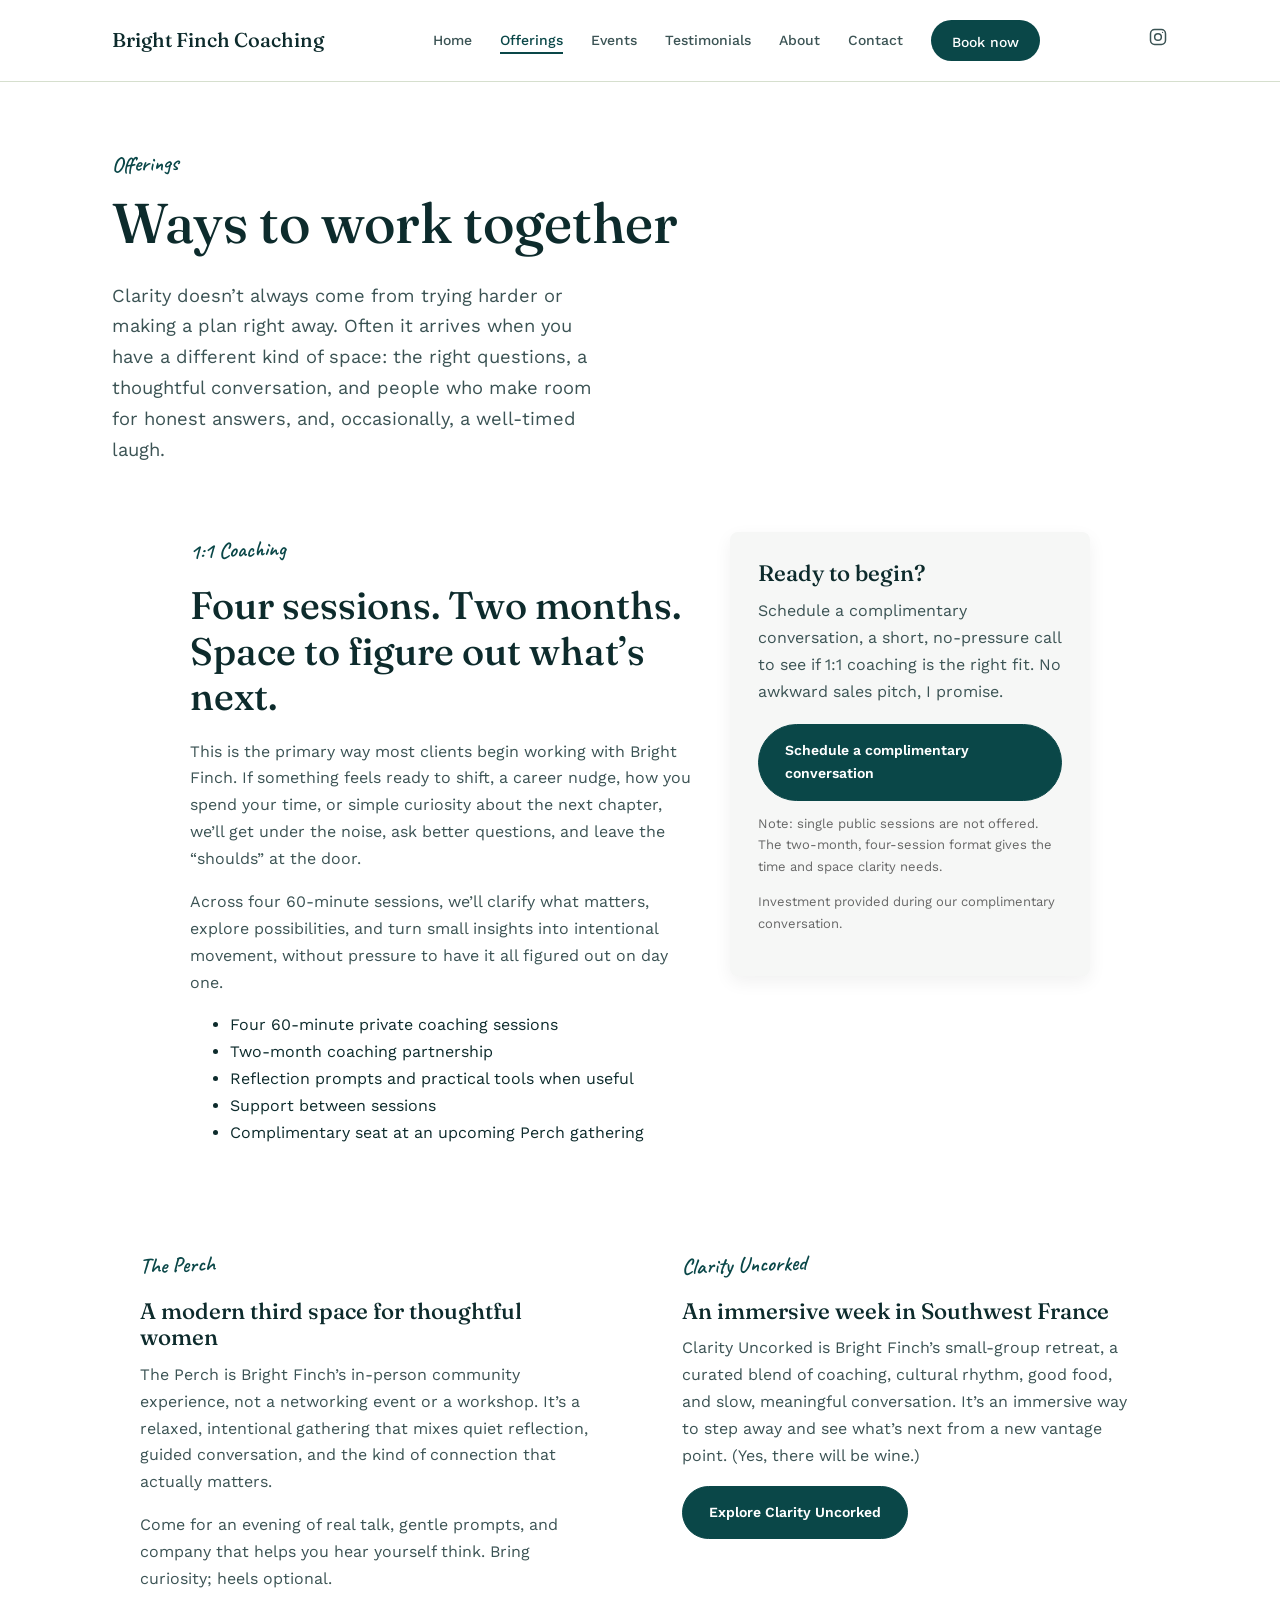
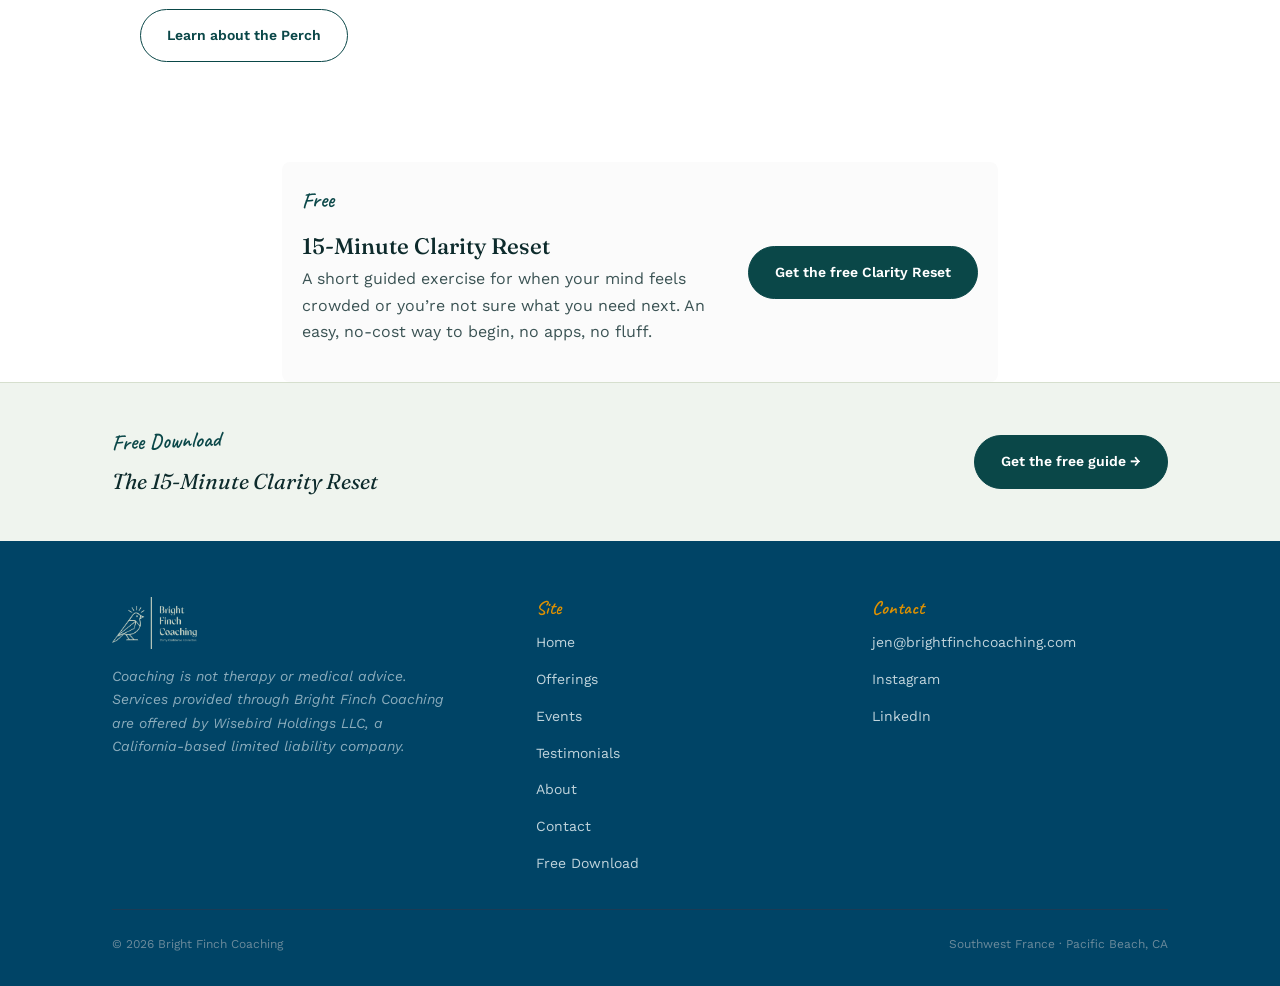
<file: offerings.html>
<!DOCTYPE html>
<html lang="en">
<head>
<meta charset="UTF-8">
<meta name="viewport" content="width=device-width, initial-scale=1.0">
<title>Offerings - Bright Finch Coaching</title>
<meta name="description" content="Four thoughtful ways to work with Bright Finch: a concise 1:1 coaching offering, in-person gatherings, an immersive retreat, and a free 15-minute clarity exercise.">
<link rel="stylesheet" href="css/style.css">
<link rel="icon" type="image/png" sizes="512x512" href="favicon-512.png">
<link rel="icon" type="image/png" sizes="32x32" href="favicon-32.png">
<link rel="icon" type="image/png" sizes="16x16" href="favicon-16.png">
<link rel="apple-touch-icon" href="apple-touch-icon.png">
</head>
<body>

<header class="site-header">
  <nav class="nav">
    <a href="index.html" class="wordmark">Bright Finch Coaching</a>
    <ul class="nav-links">
      <li><a href="index.html">Home</a></li>
      <li><a href="offerings.html" class="active">Offerings</a></li>
      <li><a href="events.html">Events</a></li>
      <li><a href="testimonials.html">Testimonials</a></li>
      <li><a href="about.html">About</a></li>
      <li><a href="contact.html">Contact</a></li>
      <li><a href="contact.html" class="btn btn-solid nav-cta">Book now</a></li>
    </ul>
    <a href="https://www.instagram.com/brightfinchcoaching/" class="nav-social" aria-label="Instagram" target="_blank" rel="noopener noreferrer"><svg class="nav-social-icon" viewBox="0 0 24 24" fill="none" stroke="currentColor" stroke-width="1.8" stroke-linecap="round" stroke-linejoin="round" aria-hidden="true"><rect x="3" y="3" width="18" height="18" rx="5"></rect><circle cx="12" cy="12" r="4"></circle><circle cx="17.5" cy="6.5" r="0.75" fill="currentColor" stroke="none"></circle></svg></a>
    <button class="nav-toggle" aria-label="Toggle menu"><span></span><span></span><span></span></button>
  </nav>
</header>

<main>

  <section class="hero" style="padding-bottom:40px;">
    <div class="container">
      <span class="eyebrow">Offerings</span>
      <h1>Ways to work together</h1>
      <p class="lede">Clarity doesn’t always come from trying harder or making a plan right away. Often it arrives when you have a different kind of space: the right questions, a thoughtful conversation, and people who make room for honest answers, and, occasionally, a well-timed laugh.</p>
    </div>
  </section>

  <section class="container" style="padding-top:8px;">
    <div class="lead-card" style="max-width:900px; margin:0 auto 48px; display:grid; grid-template-columns:1fr 360px; gap:32px; align-items:start;">
      <div>
        <span class="eyebrow">1:1 Coaching</span>
        <h2 style="margin-top:6px;">Four sessions. Two months. Space to figure out what’s next.</h2>
        <p class="lede">This is the primary way most clients begin working with Bright Finch. If something feels ready to shift, a career nudge, how you spend your time, or simple curiosity about the next chapter, we’ll get under the noise, ask better questions, and leave the “shoulds” at the door.</p>
        <p>Across four 60-minute sessions, we’ll clarify what matters, explore possibilities, and turn small insights into intentional movement, without pressure to have it all figured out on day one.</p>
        
        <ul style="margin-top:8px;">
          <li>Four 60-minute private coaching sessions</li>
          <li>Two-month coaching partnership</li>
          <li>Reflection prompts and practical tools when useful</li>
          <li>Support between sessions</li>
          <li>Complimentary seat at an upcoming Perch gathering</li>
        </ul>
      </div>
      <div style="border-radius:8px; padding:28px; background:#f6f7f6; box-shadow:0 6px 18px rgba(24,24,24,0.06);">
        <h3 style="margin-top:0;">Ready to begin?</h3>
        <p style="margin-bottom:18px;">Schedule a complimentary conversation, a short, no-pressure call to see if 1:1 coaching is the right fit. No awkward sales pitch, I promise.</p>
        <a href="contact.html" class="btn btn-solid">Schedule a complimentary conversation</a>
        <p style="font-size:13px; color:#666; margin-top:12px;">Note: single public sessions are not offered. The two-month, four-session format gives the time and space clarity needs.</p>
        <p style="font-size:13px; color:#666; margin-top:6px;">Investment provided during our complimentary conversation.</p>
      </div>
    </div>
  </section>

  <section class="container" style="padding-top:8px;">
    <div class="grid-2" style="gap:28px; align-items:start;">
      <div style="padding:28px; background:#fff; border-radius:8px;">
        <span class="eyebrow">The Perch</span>
        <h3 style="margin-top:6px;">A modern third space for thoughtful women</h3>
        <p>The Perch is Bright Finch’s in-person community experience, not a networking event or a workshop. It’s a relaxed, intentional gathering that mixes quiet reflection, guided conversation, and the kind of connection that actually matters.</p>
        <p>Come for an evening of real talk, gentle prompts, and company that helps you hear yourself think. Bring curiosity; heels optional.</p>
        <a href="events.html" class="btn btn-outline">Learn about the Perch</a>
      </div>

      <div style="padding:28px; background:#fff; border-radius:8px;">
        <span class="eyebrow">Clarity Uncorked</span>
        <h3 style="margin-top:6px;">An immersive week in Southwest France</h3>
        <p>Clarity Uncorked is Bright Finch’s small-group retreat, a curated blend of coaching, cultural rhythm, good food, and slow, meaningful conversation. It’s an immersive way to step away and see what’s next from a new vantage point. (Yes, there will be wine.)</p>
        <a href="https://www.clarityuncorked.com" class="btn btn-solid" target="_blank" rel="noopener">Explore Clarity Uncorked</a>
      </div>
    </div>
  </section>

  <section class="container" style="padding-top:36px; max-width:780px; margin:36px auto 0;">
    <div style="display:flex; gap:20px; align-items:center; padding:20px; background:#fbfbfb; border-radius:8px;">
      <div style="flex:1;">
        <span class="eyebrow">Free</span>
        <h3 style="margin:6px 0 0;">15-Minute Clarity Reset</h3>
        <p style="margin-top:6px;">A short guided exercise for when your mind feels crowded or you’re not sure what you need next. An easy, no-cost way to begin, no apps, no fluff.</p>
      </div>
      <div>
        <a href="clarity-reset.html" class="btn btn-solid">Get the free Clarity Reset</a>
      </div>
    </div>
  </section>

</main>

<section class="freebie-strip">
  <div class="container">
    <div class="freebie-strip-inner">
      <div>
        <span class="eyebrow">Free Download</span>
        <p class="freebie-strip-title">The 15-Minute Clarity Reset</p>
      </div>
      <a href="clarity-reset.html" class="btn btn-solid">Get the free guide →</a>
    </div>
  </div>
</section>

<footer class="site-footer">
  <div class="container">
    <div class="footer-grid">
      <div>
        <div class="wordmark">
          <img src="images/logo-lockup-sage.png" alt="Bright Finch Coaching">
        </div>
        <p style="margin-top:16px; max-width:38ch;"><em>Coaching is not therapy or medical advice. Services provided through Bright Finch Coaching are offered by Wisebird Holdings LLC, a California-based limited liability company.</em></p>
      </div>
      <div>
        <h4>Site</h4>
        <ul class="footer-links">
          <li><a href="index.html">Home</a></li>
          <li><a href="offerings.html">Offerings</a></li>
          <li><a href="events.html">Events</a></li>
          <li><a href="testimonials.html">Testimonials</a></li>
          <li><a href="about.html">About</a></li>
          <li><a href="contact.html">Contact</a></li>
          <li><a href="clarity-reset.html">Free Download</a></li>
        </ul>
      </div>
      <div>
        <h4>Contact</h4>
        <ul class="footer-links">
          <li><a href="mailto:jen@brightfinchcoaching.com">jen@brightfinchcoaching.com</a></li>
          <li><a href="http://instagram.com/brightfinchcoaching" target="_blank" rel="noopener">Instagram</a></li>
          <li><a href="https://www.linkedin.com/in/jennifer-holt19/" target="_blank" rel="noopener">LinkedIn</a></li>
        </ul>
      </div>
    </div>
    <div class="footer-bottom">
      <span>© 2026 Bright Finch Coaching</span>
      <span>Southwest France · Pacific Beach, CA</span>
    </div>
  </div>
</footer>

<script src="js/main.js"></script>
</body>
</html>
</file>
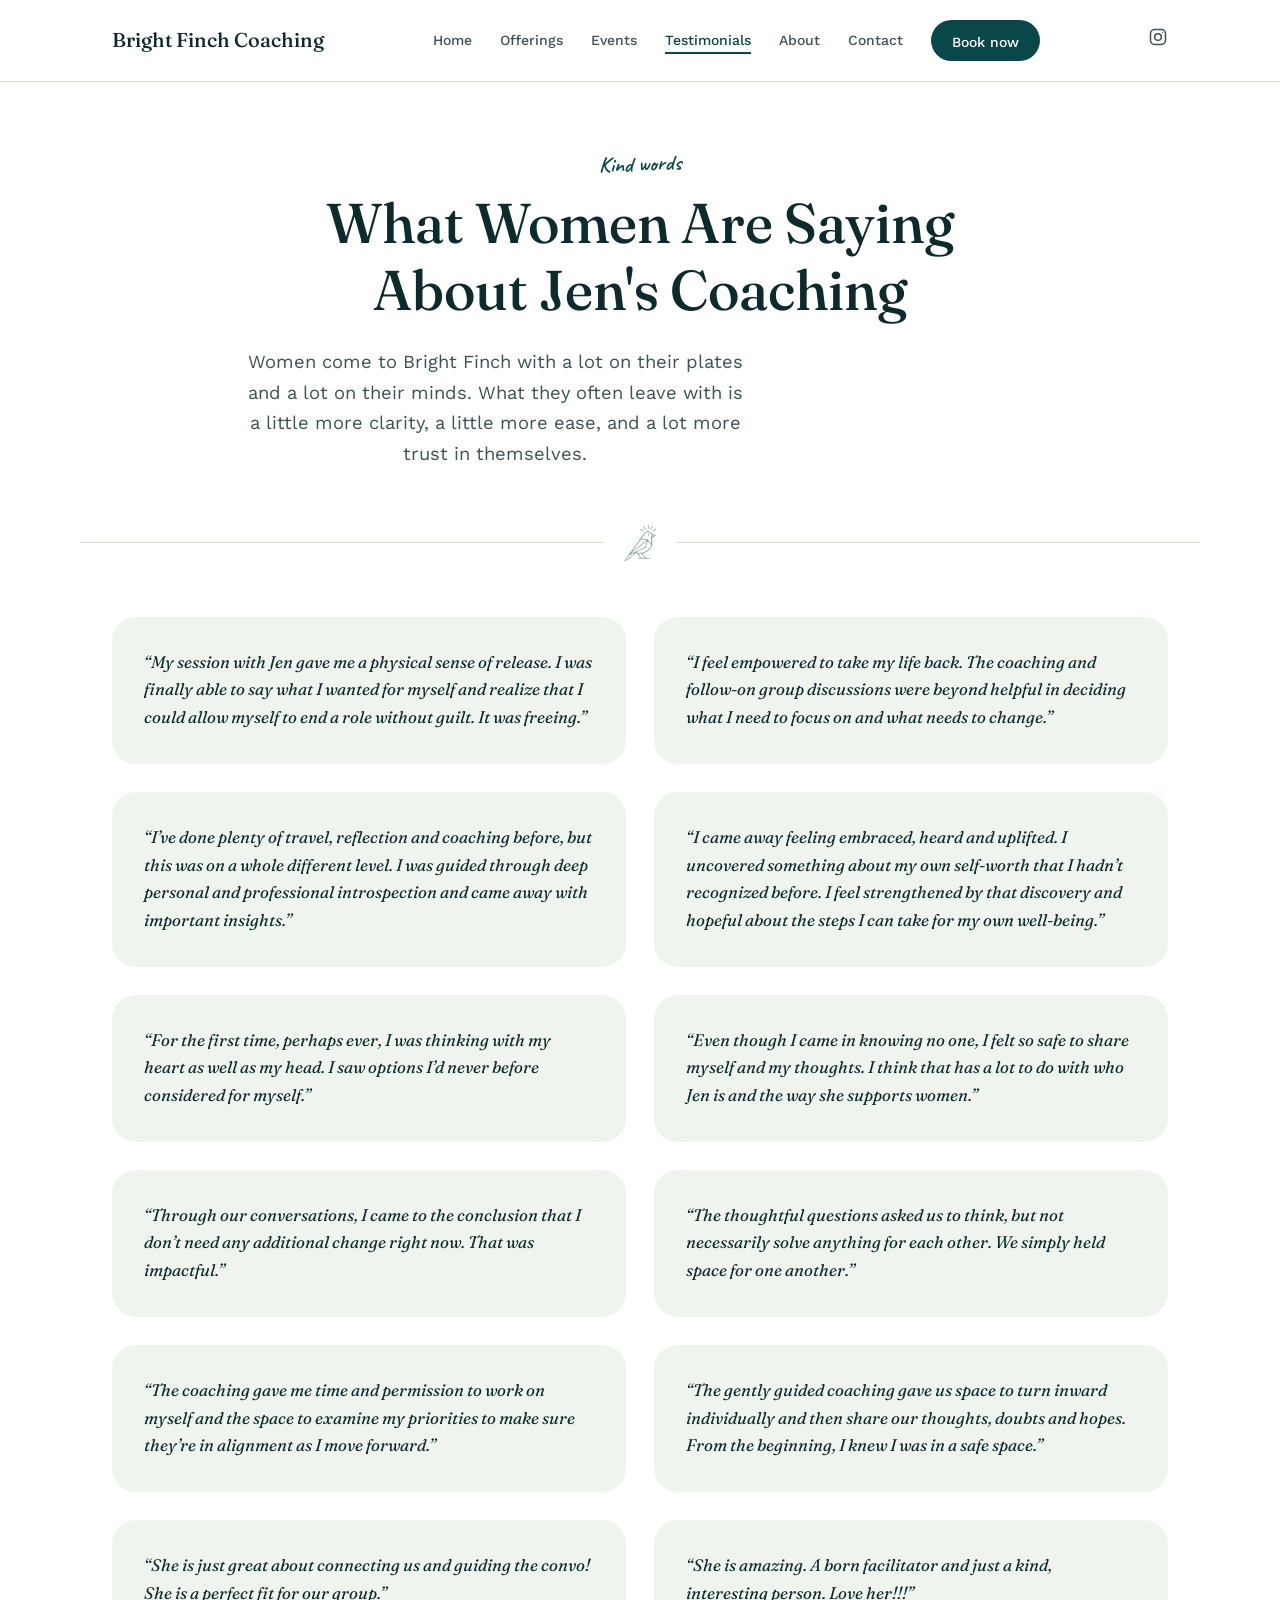
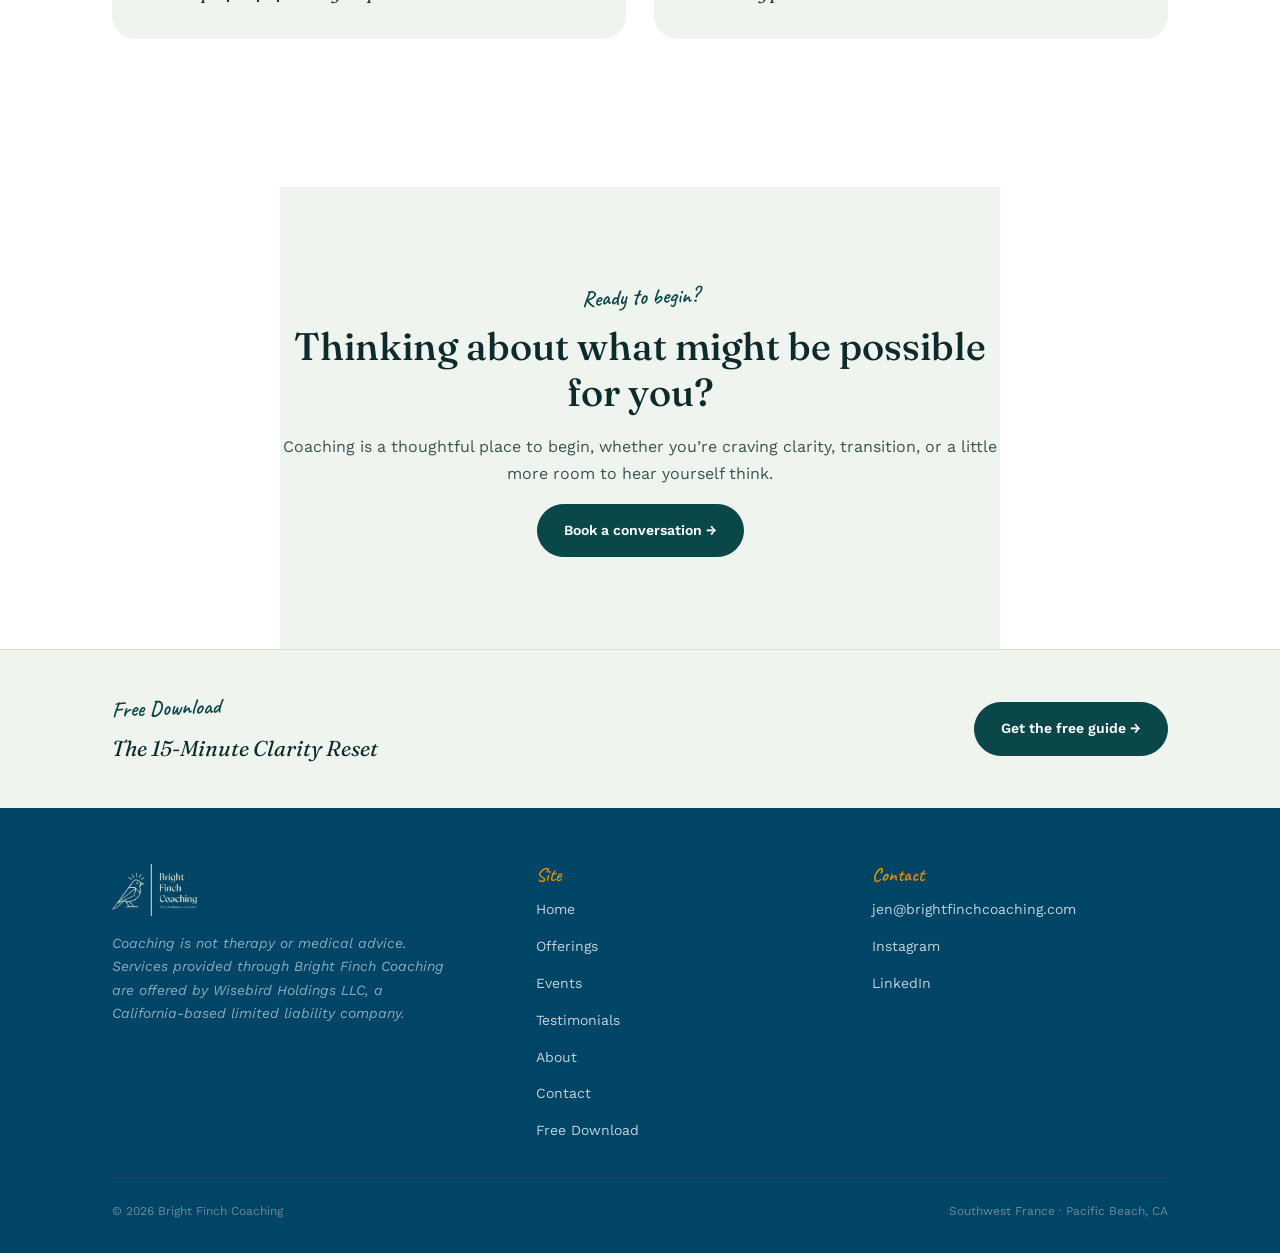
<file: testimonials.html>
<!DOCTYPE html>
<html lang="en">
<head>
<meta charset="UTF-8">
<meta name="viewport" content="width=device-width, initial-scale=1.0">
<title>What Women Are Saying About Jen's Coaching</title>
<meta name="description" content="Kind words from women who have experienced Bright Finch coaching with Jen Holt.">
<link rel="stylesheet" href="css/style.css">
<link rel="icon" type="image/png" sizes="512x512" href="favicon-512.png">
<link rel="icon" type="image/png" sizes="32x32" href="favicon-32.png">
<link rel="icon" type="image/png" sizes="16x16" href="favicon-16.png">
<link rel="apple-touch-icon" href="apple-touch-icon.png">
</head>
<body>

<header class="site-header">
  <nav class="nav">
    <a href="index.html" class="wordmark">Bright Finch Coaching</a>
    <ul class="nav-links">
      <li><a href="index.html">Home</a></li>
      <li><a href="offerings.html">Offerings</a></li>
      <li><a href="events.html">Events</a></li>
      <li><a href="testimonials.html" class="active">Testimonials</a></li>
      <li><a href="about.html">About</a></li>
      <li><a href="contact.html">Contact</a></li>
      <li><a href="contact.html" class="btn btn-solid nav-cta">Book now</a></li>
    </ul>
    <a href="https://www.instagram.com/brightfinchcoaching/" class="nav-social" aria-label="Instagram" target="_blank" rel="noopener noreferrer"><svg class="nav-social-icon" viewBox="0 0 24 24" fill="none" stroke="currentColor" stroke-width="1.8" stroke-linecap="round" stroke-linejoin="round" aria-hidden="true"><rect x="3" y="3" width="18" height="18" rx="5"></rect><circle cx="12" cy="12" r="4"></circle><circle cx="17.5" cy="6.5" r="0.75" fill="currentColor" stroke="none"></circle></svg></a>
    <button class="nav-toggle" aria-label="Toggle menu"><span></span><span></span><span></span></button>
  </nav>
</header>

<main>
  <section class="hero" style="padding-bottom:28px;">
    <div class="container" style="max-width:860px; text-align:center;">
      <span class="eyebrow">Kind words</span>
      <h1>What Women Are Saying<br>About Jen's Coaching</h1>
      <p class="lede">Women come to Bright Finch with a lot on their plates and a lot on their minds. What they often leave with is a little more clarity, a little more ease, and a lot more trust in themselves.</p>
    </div>
  </section>

  <div class="container mark-divider">
    <img src="images/logo-mark-teal.png" alt="">
  </div>

  <section style="padding-top:48px;">
    <div class="container">
      <div class="testimonial-grid" style="grid-template-columns: repeat(2, minmax(0, 1fr));">
        <blockquote class="testimonial">
          <p>“My session with Jen gave me a physical sense of release. I was finally able to say what I wanted for myself and realize that I could allow myself to end a role without guilt. It was freeing.”</p>
        </blockquote>

        <blockquote class="testimonial">
          <p>“I feel empowered to take my life back. The coaching and follow-on group discussions were beyond helpful in deciding what I need to focus on and what needs to change.”</p>
        </blockquote>

        <blockquote class="testimonial">
          <p>“I’ve done plenty of travel, reflection and coaching before, but this was on a whole different level. I was guided through deep personal and professional introspection and came away with important insights.”</p>
        </blockquote>

        <blockquote class="testimonial">
          <p>“I came away feeling embraced, heard and uplifted. I uncovered something about my own self-worth that I hadn’t recognized before. I feel strengthened by that discovery and hopeful about the steps I can take for my own well-being.”</p>
        </blockquote>

        <blockquote class="testimonial">
          <p>“For the first time, perhaps ever, I was thinking with my heart as well as my head. I saw options I’d never before considered for myself.”</p>
        </blockquote>

        <blockquote class="testimonial">
          <p>“Even though I came in knowing no one, I felt so safe to share myself and my thoughts. I think that has a lot to do with who Jen is and the way she supports women.”</p>
        </blockquote>

        <blockquote class="testimonial">
          <p>“Through our conversations, I came to the conclusion that I don’t need any additional change right now. That was impactful.”</p>
        </blockquote>

        <blockquote class="testimonial">
          <p>“The thoughtful questions asked us to think, but not necessarily solve anything for each other. We simply held space for one another.”</p>
        </blockquote>

        <blockquote class="testimonial">
          <p>“The coaching gave me time and permission to work on myself and the space to examine my priorities to make sure they’re in alignment as I move forward.”</p>
        </blockquote>

        <blockquote class="testimonial">
          <p>“The gently guided coaching gave us space to turn inward individually and then share our thoughts, doubts and hopes. From the beginning, I knew I was in a safe space.”</p>
        </blockquote>

        <blockquote class="testimonial">
          <p>“She is just great about connecting us and guiding the convo! She is a perfect fit for our group.”</p>
        </blockquote>

        <blockquote class="testimonial">
          <p>“She is amazing. A born facilitator and just a kind, interesting person. Love her!!!”</p>
        </blockquote>

      </div>
    </div>
  </section>

  <section class="section-alt center" style="max-width:720px; margin:0 auto;">
    <span class="eyebrow">Ready to begin?</span>
    <h2>Thinking about what might be possible for you?</h2>
    <p>Coaching is a thoughtful place to begin, whether you’re craving clarity, transition, or a little more room to hear yourself think.</p>
    <a href="contact.html" class="btn btn-solid">Book a conversation →</a>
  </section>
</main>

<section class="freebie-strip">
  <div class="container">
    <div class="freebie-strip-inner">
      <div>
        <span class="eyebrow">Free Download</span>
        <p class="freebie-strip-title">The 15-Minute Clarity Reset</p>
      </div>
      <a href="clarity-reset.html" class="btn btn-solid">Get the free guide →</a>
    </div>
  </div>
</section>

<footer class="site-footer">
  <div class="container">
    <div class="footer-grid">
      <div>
        <div class="wordmark">
          <img src="images/logo-lockup-sage.png" alt="Bright Finch Coaching">
        </div>
        <p style="margin-top:16px; max-width:38ch;"><em>Coaching is not therapy or medical advice. Services provided through Bright Finch Coaching are offered by Wisebird Holdings LLC, a California-based limited liability company.</em></p>
      </div>
      <div>
        <h4>Site</h4>
        <ul class="footer-links">
          <li><a href="index.html">Home</a></li>
          <li><a href="offerings.html">Offerings</a></li>
          <li><a href="events.html">Events</a></li>
          <li><a href="testimonials.html">Testimonials</a></li>
          <li><a href="about.html">About</a></li>
          <li><a href="contact.html">Contact</a></li>
          <li><a href="clarity-reset.html">Free Download</a></li>
        </ul>
      </div>
      <div>
        <h4>Contact</h4>
        <ul class="footer-links">
          <li><a href="mailto:jen@brightfinchcoaching.com">jen@brightfinchcoaching.com</a></li>
          <li><a href="http://instagram.com/brightfinchcoaching" target="_blank" rel="noopener">Instagram</a></li>
          <li><a href="https://www.linkedin.com/in/jennifer-holt19/" target="_blank" rel="noopener">LinkedIn</a></li>
        </ul>
      </div>
    </div>
    <div class="footer-bottom">
      <span>© 2026 Bright Finch Coaching</span>
      <span>Southwest France · Pacific Beach, CA</span>
    </div>
  </div>
</footer>

<script src="js/main.js"></script>
</body>
</html>
</file>
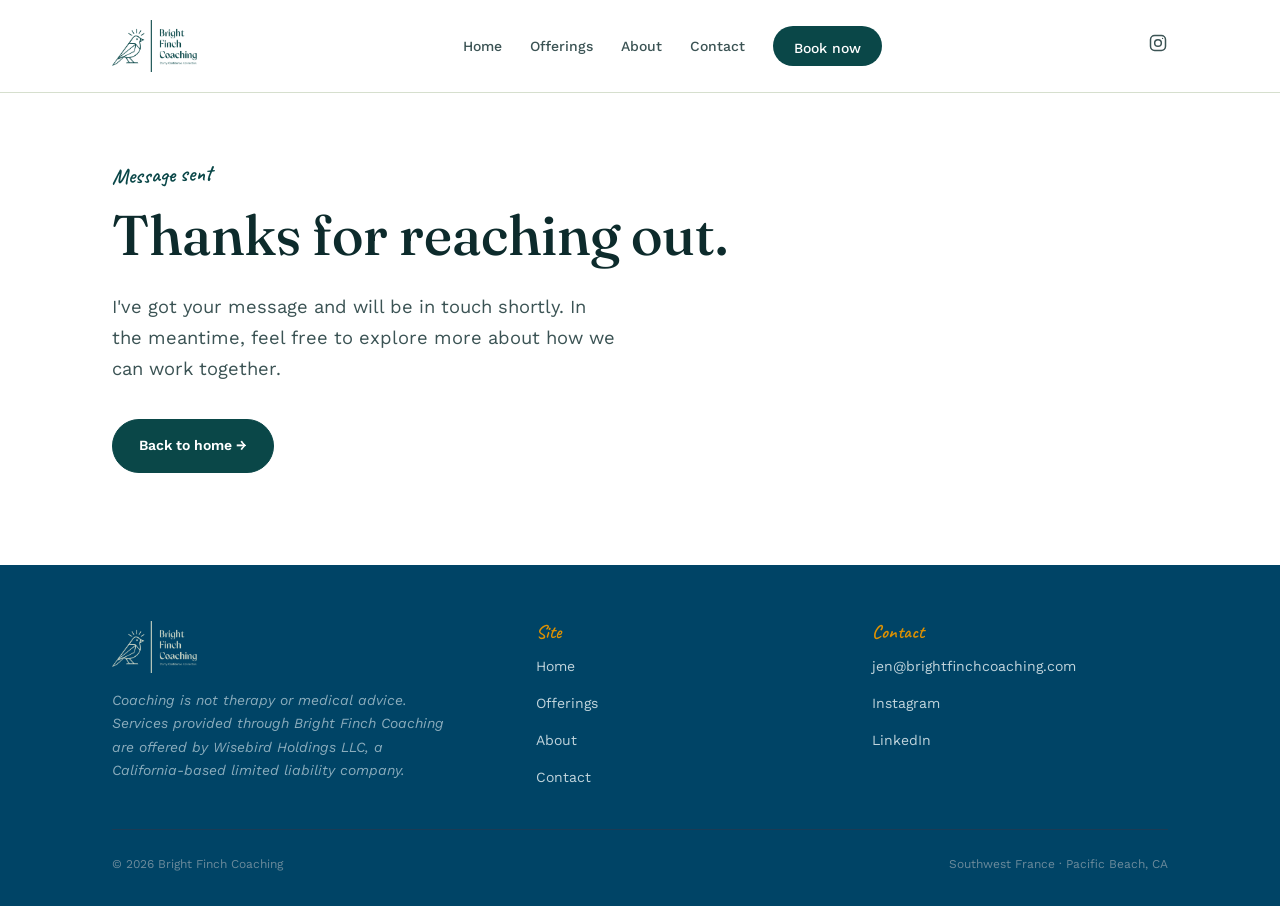
<file: thank-you.html>
<!DOCTYPE html>
<html lang="en">
<head>
<meta charset="UTF-8">
<meta name="viewport" content="width=device-width, initial-scale=1.0">
<title>Thank You - Bright Finch Coaching</title>
<meta name="description" content="Thanks for reaching out to Bright Finch Coaching.">
<link rel="stylesheet" href="css/style.css">
<link rel="icon" type="image/png" sizes="512x512" href="favicon-512.png">
<link rel="icon" type="image/png" sizes="32x32" href="favicon-32.png">
<link rel="icon" type="image/png" sizes="16x16" href="favicon-16.png">
<link rel="apple-touch-icon" href="apple-touch-icon.png">
</head>
<body>

<header class="site-header">
  <nav class="nav">
    <a href="index.html" class="wordmark">
      <img src="images/logo-lockup-teal.png" alt="Bright Finch Coaching">
    </a>
    <ul class="nav-links">
      <li><a href="index.html">Home</a></li>
      <li><a href="offerings.html">Offerings</a></li>
      <li><a href="about.html">About</a></li>
      <li><a href="contact.html">Contact</a></li>
      <li><a href="contact.html" class="btn btn-solid nav-cta">Book now</a></li>
    </ul>
    <a href="https://www.instagram.com/brightfinchcoaching/" class="nav-social" aria-label="Instagram" target="_blank" rel="noopener noreferrer"><svg class="nav-social-icon" viewBox="0 0 24 24" fill="none" stroke="currentColor" stroke-width="1.8" stroke-linecap="round" stroke-linejoin="round" aria-hidden="true"><rect x="3" y="3" width="18" height="18" rx="5"></rect><circle cx="12" cy="12" r="4"></circle><circle cx="17.5" cy="6.5" r="0.75" fill="currentColor" stroke="none"></circle></svg></a>
    <button class="nav-toggle" aria-label="Toggle menu"><span></span><span></span><span></span></button>
  </nav>
</header>

<main>
  <section class="hero">
    <div class="container">
      <span class="eyebrow">Message sent</span>
      <h1>Thanks for reaching out.</h1>
      <p class="lede">I've got your message and will be in touch shortly. In the meantime, feel free to explore more about how we can work together.</p>
      <a href="index.html" class="btn btn-solid" style="margin-top:16px; display:inline-block;">Back to home →</a>
    </div>
  </section>
</main>

<footer class="site-footer">
  <div class="container">
    <div class="footer-grid">
      <div>
        <div class="wordmark">
          <img src="images/logo-lockup-sage.png" alt="Bright Finch Coaching">
        </div>
        <p style="margin-top:16px; max-width:38ch;"><em>Coaching is not therapy or medical advice. Services provided through Bright Finch Coaching are offered by Wisebird Holdings LLC, a California-based limited liability company.</em></p>
      </div>
      <div>
        <h4>Site</h4>
        <ul class="footer-links">
          <li><a href="index.html">Home</a></li>
          <li><a href="offerings.html">Offerings</a></li>
          <li><a href="about.html">About</a></li>
          <li><a href="contact.html">Contact</a></li>
        </ul>
      </div>
      <div>
        <h4>Contact</h4>
        <ul class="footer-links">
          <li><a href="mailto:jen@brightfinchcoaching.com">jen@brightfinchcoaching.com</a></li>
          <li><a href="http://instagram.com/brightfinchcoaching" target="_blank" rel="noopener">Instagram</a></li>
          <li><a href="https://www.linkedin.com/in/jennifer-holt19/" target="_blank" rel="noopener">LinkedIn</a></li>
        </ul>
      </div>
    </div>
    <div class="footer-bottom">
      <span>© 2026 Bright Finch Coaching</span>
      <span>Southwest France · Pacific Beach, CA</span>
    </div>
  </div>
</footer>

<script src="js/main.js"></script>
</body>
</html>
</file>
<file: css/style.css>
/* ============================================
   Bright Finch Coaching — Deep Teal / Sage
   Brand colours: Teal #0A4748 · Sage #CBD6C6
   ============================================ */

@import url('https://fonts.googleapis.com/css2?family=Fraunces:ital,opsz,wght@0,9..144,400;0,9..144,500;0,9..144,600;1,9..144,500&family=Work+Sans:wght@400;500;600&family=Caveat:wght@500;600&display=swap');

:root {
  /* Brand palette — all 6 colours */
  --teal: #0A4748;          /* Deep Teal — primary */
  --teal-light: #8ABCBC;    /* Light Teal — hover / soft accent */
  --navy: #004466;          /* Deep Navy — footer bg */
  --sage: #D6DFCE;          /* Sage — light backgrounds / borders */
  --sage-light: #EFF4EE;    /* Sage tint — section alt bg */
  --gold: #E09200;          /* Amber Gold — highlight on dark */
  --mauve: #A48EA2;         /* Muted Mauve — tags / secondary accent */

  /* Semantic tokens */
  --paper: #FFFFFF;
  --paper-alt: #EFF4EE;
  --ink: #0D2B2C;
  --ink-soft: #3B5354;
  --ink-faint: #7A9898;
  --moss: #0A4748;          /* teal — retreat block bg */
  --moss-deep: #004466;     /* navy — footer bg */
  --rust: #0A4748;          /* teal — primary CTA accent */
  --mustard: #E09200;       /* gold — accent on dark backgrounds */
  --line: #D6DFCE;          /* sage — dividers */
  --line-soft: #EFF4EE;     /* sage tint — soft dividers */

  --serif: 'Fraunces', Georgia, serif;
  --sans: 'Work Sans', -apple-system, BlinkMacSystemFont, sans-serif;
  --mono: 'Work Sans', -apple-system, BlinkMacSystemFont, sans-serif;
  --script: 'Caveat', cursive;

  --max: 1120px;
  --blob-1: 63% 37% 54% 46% / 43% 47% 53% 57%;
  --blob-2: 42% 58% 61% 39% / 51% 44% 56% 49%;
}

* { box-sizing: border-box; }

html { scroll-behavior: smooth; }

body {
  margin: 0;
  background: var(--paper);
  color: var(--ink);
  font-family: var(--sans);
  font-size: 16px;
  line-height: 1.68;
  -webkit-font-smoothing: antialiased;
}

img { max-width: 100%; display: block; }

a { color: inherit; text-decoration: none; }

h1, h2, h3, h4 {
  font-family: var(--serif);
  font-weight: 500;
  line-height: 1.18;
  margin: 0 0 0.5em;
  color: var(--ink);
}

h1 { font-size: clamp(2.4rem, 5vw, 3.5rem); }
h2 { font-size: clamp(1.8rem, 3.2vw, 2.4rem); }
h3 { font-size: 1.4rem; }

p { margin: 0 0 1em; color: var(--ink-soft); }

.container {
  max-width: var(--max);
  margin: 0 auto;
  padding: 0 32px;
}

/* ---------- eyebrow / labels ---------- */
.eyebrow {
  font-family: var(--script);
  font-size: 22px;
  font-weight: 600;
  color: var(--rust);
  display: inline-block;
  margin-bottom: 8px;
  transform: rotate(-2deg);
}

.tag {
  font-family: var(--sans);
  font-size: 11px;
  letter-spacing: 0.04em;
  color: var(--mauve);
  border: 1px solid var(--mauve);
  border-radius: 20px;
  padding: 3px 12px;
  display: inline-block;
}

/* ---------- buttons ---------- */
.btn {
  display: inline-flex;
  align-items: center;
  gap: 8px;
  font-family: var(--sans);
  font-weight: 600;
  font-size: 14px;
  padding: 14px 26px;
  border-radius: 999px;
  border: 1.5px solid var(--rust);
  transition: background 0.18s ease, color 0.18s ease, transform 0.15s ease;
}

.btn-solid {
  background: var(--rust);
  color: var(--paper);
}
/* override nav-links a color specificity for solid buttons */
a.btn-solid,
.nav-links a.btn-solid { color: var(--paper); }
.btn-solid:hover { background: var(--teal-light); border-color: var(--teal-light); transform: translateY(-1px) rotate(-1deg); }

.btn-outline {
  background: transparent;
  color: var(--rust);
}
.btn-outline:hover { background: var(--rust); color: var(--paper); }

/* ---------- header / nav ---------- */
.site-header {
  border-bottom: 1px solid var(--line);
  background: var(--paper);
  position: sticky;
  top: 0;
  z-index: 20;
}

.nav {
  display: flex;
  align-items: center;
  justify-content: space-between;
  padding: 20px 32px;
  max-width: var(--max);
  margin: 0 auto;
}

.wordmark {
  font-family: var(--serif);
  font-weight: 500;
  font-size: 20px;
  display: flex;
  align-items: center;
  gap: 10px;
}


.nav-links {
  display: flex;
  align-items: center;
  gap: 28px;
  list-style: none;
  margin: 0;
  padding: 0;
}

.nav-links a {
  font-family: var(--sans);
  font-size: 14px;
  font-weight: 500;
  color: var(--ink-soft);
  padding-bottom: 4px;
  border-bottom: 2px solid transparent;
}
.nav-social {
  font-family: var(--sans);
  font-size: 14px;
  font-weight: 500;
  color: var(--ink-soft);
  padding-bottom: 4px;
  border-bottom: 2px solid transparent;
  display: inline-flex;
  align-items: center;
  justify-content: center;
}
.nav-social:hover { color: var(--rust); border-bottom-color: var(--rust); }
.nav-social-icon { display: block; width: 20px; height: 20px; }

.nav-links a:hover,
.nav-links a.active {
  color: var(--rust);
  border-bottom-color: var(--rust);
}

.nav-cta { font-size: 13px; padding: 10px 20px; }

.nav-toggle {
  display: none;
  background: none;
  border: none;
  cursor: pointer;
  padding: 4px;
}
.nav-toggle span {
  display: block;
  width: 22px;
  height: 2px;
  background: var(--ink);
  margin: 5px 0;
  border-radius: 2px;
}

/* ---------- sections ---------- */
section { padding: 92px 0; }
.section-alt { background: var(--paper-alt); }

.divider {
  border: none;
  border-top: 1px solid var(--line);
  margin: 0;
}

/* ---------- hero ---------- */
.hero {
  padding: 64px 0 92px;
}
.hero-grid {
  display: grid;
  grid-template-columns: 1.05fr 0.95fr;
  gap: 64px;
  align-items: center;
}
.hero h1 { margin-bottom: 24px; }
.hero .lede {
  font-size: 1.15rem;
  color: var(--ink-soft);
  max-width: 46ch;
}
.hero-actions { margin-top: 30px; display: flex; gap: 16px; align-items: center; flex-wrap: wrap; }

.hero-image {
  border-radius: 28px;
  overflow: hidden;
  aspect-ratio: 4/5;
  box-shadow: 0 24px 48px -20px rgba(58, 46, 34, 0.35);
  background: #f1efe9;
}
.hero-image img {
  width: 100%;
  height: 100%;
  object-fit: cover;
  object-position: center 24%;
}

.specimen-note {
  margin-top: 30px;
  padding-top: 16px;
  border-top: 1px dashed var(--line);
  font-family: var(--script);
  font-size: 17px;
  color: var(--moss-deep);
}

/* ---------- wordmark logo ---------- */
.wordmark img { height: 52px; width: auto; }

/* ---------- bird mark divider ---------- */
.mark-divider {
  display: flex;
  align-items: center;
  justify-content: center;
  gap: 20px;
  padding: 8px 0;
}
.mark-divider::before,
.mark-divider::after {
  content: '';
  flex: 1;
  height: 1px;
  background: var(--line);
}
.mark-divider img { height: 36px; width: auto; opacity: 0.55; }

/* ---------- card grid ---------- */
.grid-3 {
  display: grid;
  grid-template-columns: repeat(3, 1fr);
  gap: 40px;
}
.grid-2 {
  display: grid;
  grid-template-columns: repeat(2, 1fr);
  gap: 40px;
}

.card {
  display: flex;
  flex-direction: column;
}
.card-image {
  border-radius: var(--blob-2);
  overflow: hidden;
  aspect-ratio: 4/3;
  margin-bottom: 20px;
  box-shadow: 0 18px 36px -18px rgba(58, 46, 34, 0.35);
}
.card:nth-child(2) .card-image { border-radius: var(--blob-1); }
.card-image img { width: 100%; height: 100%; object-fit: cover; }

.card-number {
  font-family: var(--script);
  font-size: 18px;
  font-weight: 600;
  color: var(--moss);
  margin-bottom: 4px;
  display: block;
}

.card ul {
  list-style: none;
  padding: 0;
  margin: 14px 0 20px;
}
.card ul li {
  font-size: 14px;
  color: var(--ink-soft);
  padding-left: 20px;
  position: relative;
  margin-bottom: 8px;
}
.card ul li::before {
  content: "✦";
  position: absolute;
  left: 0;
  top: -1px;
  color: var(--rust);
  font-size: 12px;
}

/* ---------- event cards ---------- */
.event-card {
  display: grid;
  grid-template-columns: 1fr 1.4fr;
  gap: 28px;
  align-items: start;
  padding-bottom: 44px;
  border-bottom: 1px dashed var(--line);
}
.event-card:last-child { border-bottom: none; padding-bottom: 0; }
.event-image { border-radius: var(--blob-1); overflow: hidden; aspect-ratio: 4/3; }
.event-image img { width: 100%; height: 100%; object-fit: cover; }
.event-meta { font-family: var(--script); font-size: 17px; color: var(--rust); margin-bottom: 6px; display: block; }

/* ---------- pull quote ---------- */
.pullquote {
  font-family: var(--serif);
  font-style: italic;
  font-size: 1.5rem;
  line-height: 1.45;
  color: var(--moss-deep);
  border-left: 3px solid var(--rust);
  padding-left: 28px;
  margin: 36px 0;
}

/* ---------- about ---------- */
.about-grid {
  display: grid;
  grid-template-columns: 0.85fr 1.15fr;
  gap: 64px;
  align-items: start;
}
.about-image {
  border-radius: var(--blob-2);
  overflow: hidden;
  box-shadow: 0 24px 48px -20px rgba(58, 46, 34, 0.35);
  aspect-ratio: 4 / 5;
  background: #f1efe9;
}
.about-image img {
  width: 100%;
  height: 100%;
  object-fit: cover;
  object-position: center 18%;
}

/* ---------- retreat cross-promo ---------- */
.retreat-block {
  background: var(--moss);
  color: var(--paper);
  border-radius: 32px;
  padding: 56px;
  display: grid;
  grid-template-columns: 1fr 1fr;
  gap: 48px;
  align-items: center;
}
.retreat-block h2, .retreat-block .eyebrow { color: var(--paper); }
.retreat-block .eyebrow { color: var(--mustard); }
.retreat-block p { color: #B0CECE; }
.retreat-block .btn-outline { border-color: var(--paper); color: var(--paper); }
.retreat-block .btn-outline:hover { background: var(--paper); color: var(--moss-deep); }
.retreat-image { border-radius: var(--blob-1); overflow: hidden; aspect-ratio: 4/3; }
.retreat-image img { width: 100%; height: 100%; object-fit: cover; }

/* ---------- contact form ---------- */
.contact-grid {
  display: grid;
  grid-template-columns: 0.9fr 1.1fr;
  gap: 64px;
}
form.contact-form,
form.lead-magnet-form {
  display: flex;
  flex-direction: column;
  gap: 18px;
}
.lead-magnet-hero {
  padding-bottom: 40px;
}
.lead-magnet-grid {
  display: grid;
  grid-template-columns: 1.1fr 0.9fr;
  gap: 56px;
  align-items: start;
}
.lead-panel {
  background: var(--sage-light);
  padding: 38px;
  border-radius: 32px;
  box-shadow: 0 24px 44px -24px rgba(10,71,72,0.28);
}
.lead-panel .panel-copy {
  margin-bottom: 28px;
}
.guide-benefits {
  display: flex;
  flex-wrap: wrap;
  gap: 14px;
  margin: 28px 0 28px;
}
.guide-pill {
  background: var(--sage);
  color: var(--ink);
  border-radius: 999px;
  padding: 12px 18px;
  font-size: 14px;
  font-weight: 600;
  box-shadow: 0 10px 24px -18px rgba(10,71,72,0.25);
}
.print-hint {
  margin-top: 12px;
  color: var(--ink-soft);
  font-size: 14px;
}
.print-hint a {
  color: var(--rust);
  text-decoration: underline;
}
.access-alert {
  background: rgba(224, 147, 0, 0.12);
  border: 1px solid rgba(224, 147, 0, 0.3);
  color: var(--rust);
  padding: 16px 18px;
  border-radius: 18px;
  margin: 0 0 18px;
  font-weight: 600;
}
.field label {
  display: block;
  font-family: var(--sans);
  font-size: 12px;
  font-weight: 600;
  letter-spacing: 0.03em;
  color: var(--ink-faint);
  margin-bottom: 6px;
}
.field input,
.field textarea {
  width: 100%;
  background: var(--paper);
  border: 1.5px solid var(--line);
  border-radius: 16px;
  padding: 13px 16px;
  font-family: var(--sans);
  font-size: 15px;
  color: var(--ink);
}
.field input:focus,
.field textarea:focus {
  outline: none;
  border-color: var(--rust);
}
.field textarea { resize: vertical; min-height: 130px; }

/* ---------- worksheet ---------- */
.worksheet {
  background: var(--paper-alt);
  border-radius: 32px;
  padding: 42px;
  box-shadow: 0 24px 48px -28px rgba(10,71,72,0.18);
}
.worksheet-step {
  margin-bottom: 36px;
}
.worksheet-step:last-child { margin-bottom: 0; }
.worksheet-step h3 {
  font-size: 1.2rem;
  margin-bottom: 12px;
}
.worksheet-step p {
  margin-bottom: 18px;
  color: var(--ink-soft);
}
.worksheet-lines {
  min-height: 100px;
  border-radius: 18px;
  border: 1px solid var(--line);
  padding: 20px;
  background: var(--paper);
}
.print-button {
  display: inline-flex;
  align-items: center;
  gap: 10px;
}
@media print {
  .site-header,
  .site-footer,
  .nav,
  .hero-actions,
  .print-button,
  .btn,
  .nav-toggle,
  .freebie-strip,
  .footer-bottom {
    display: none !important;
  }
  body {
    background: #fff !important;
  }
  .container {
    padding: 0 !important;
  }
  .worksheet {
    box-shadow: none !important;
    padding: 0;
    border-radius: 0;
  }
}

/* ---------- footer ---------- */
.site-footer {
  background: var(--moss-deep);
  color: #DCE0D0;
  padding: 56px 0 32px;
  margin-top: 0;
}
.footer-grid {
  display: grid;
  grid-template-columns: 1.3fr 1fr 1fr;
  gap: 40px;
  padding-bottom: 32px;
  border-bottom: 1px solid #1A3B55;
}
.site-footer h4 {
  font-family: var(--script);
  font-size: 19px;
  font-weight: 600;
  color: var(--mustard);
  margin-bottom: 10px;
}
.site-footer .wordmark { color: var(--paper); }
.site-footer p { color: #8AACBC; font-size: 14px; }
.site-footer a { font-size: 14px; color: #C0D4DC; }
.site-footer a:hover { color: var(--gold); }
.footer-links { list-style: none; padding: 0; margin: 0; display: flex; flex-direction: column; gap: 10px; }
.footer-bottom {
  padding-top: 24px;
  display: flex;
  justify-content: space-between;
  flex-wrap: wrap;
  gap: 12px;
  font-family: var(--sans);
  font-size: 12px;
  color: #6A8A9B;
}

/* ---------- hero brand mark ---------- */
.hero-brand-mark {
  width: 48px;
  height: 48px;
  border-radius: 12px;
  margin-bottom: 20px;
  box-shadow: 0 6px 16px -6px rgba(10,71,72,0.3);
}

/* ---------- hero subheadline ---------- */
.hero-sub {
  font-family: var(--serif);
  font-style: italic;
  font-size: clamp(1.2rem, 2.2vw, 1.5rem);
  color: var(--ink);
  margin: 0 0 20px;
}

/* ---------- recognition section ---------- */
.recognition { background: var(--teal); }
.recognition-inner { max-width: 680px; }
.recognition .eyebrow { color: var(--gold); }
.recognition h2 { color: var(--paper); }
.recognition > .container > .recognition-inner > p { color: #9ABFBF; }
.recognition p { color: #9ABFBF; }
.recognition-list {
  list-style: none;
  padding: 0;
  margin: 8px 0 32px;
}
.recognition-list li {
  font-family: var(--serif);
  font-style: italic;
  font-size: 1.2rem;
  color: var(--sage);
  padding: 12px 0;
  border-bottom: 1px solid rgba(203,214,198,0.18);
}
.recognition-list li:first-child { border-top: 1px solid rgba(203,214,198,0.18); }
.recognition-close {
  font-family: var(--serif);
  font-size: 1.05rem;
  color: var(--paper) !important;
}

/* ---------- testimonials ---------- */
.testimonial-grid {
  display: grid;
  grid-template-columns: repeat(3, 1fr);
  gap: 28px;
  margin-bottom: 56px;
}
.testimonial {
  background: var(--sage-light);
  border-radius: 24px;
  padding: 32px;
  margin: 0;
  display: flex;
  flex-direction: column;
  gap: 16px;
}
.testimonial p {
  font-family: var(--serif);
  font-style: italic;
  font-size: 1.05rem;
  color: var(--ink);
  margin: 0;
  line-height: 1.65;
}
.testimonial cite {
  font-family: var(--sans);
  font-size: 13px;
  font-style: normal;
  color: var(--ink-faint);
  font-weight: 500;
}

/* ---------- proof photography ---------- */
.proof-images {
  display: grid;
  grid-template-columns: 1fr 1fr;
  gap: 32px;
}
.proof-image {
  border-radius: var(--blob-1);
  overflow: hidden;
  aspect-ratio: 4/3;
  box-shadow: 0 18px 36px -18px rgba(10,71,72,0.3);
}
.proof-image:nth-child(2) { border-radius: var(--blob-2); }
.proof-image img { width: 100%; height: 100%; object-fit: cover; }

/* ---------- final CTA ---------- */
.final-cta { background: var(--teal); }
.final-cta .eyebrow { color: var(--gold); }
.final-cta h2 { color: var(--paper); }
.final-cta p { color: #9ABFBF; }
.final-cta .btn-solid {
  background: var(--paper);
  color: var(--teal);
  border-color: var(--paper);
}
.final-cta .btn-solid:hover { background: var(--sage); border-color: var(--sage); color: var(--teal); }
.final-cta-mark { height: 52px; width: auto; margin: 0 auto 28px; display: block; opacity: 0.7; }

/* ---------- offer page ---------- */
.offer-lede {
  font-family: var(--serif);
  font-size: clamp(1.15rem, 2vw, 1.35rem);
  font-style: italic;
  color: var(--ink);
  line-height: 1.55;
  margin: 0 0 1em;
}
.offer-price-card {
  background: var(--teal);
  color: var(--paper);
  border-radius: 32px;
  padding: 56px;
  text-align: center;
  max-width: 560px;
  margin: 0 auto;
}
.offer-price-card h2 { color: var(--paper); margin-bottom: 8px; }
.offer-price-card .eyebrow { color: var(--gold); }
.offer-price { font-size: 4rem; font-weight: 600; font-family: var(--serif); color: var(--paper); line-height: 1; margin: 16px 0 4px; }
.offer-price-note { color: var(--sage); font-size: 14px; margin: 0 0 32px; }
.offer-checklist { list-style: none; padding: 0; margin: 0 0 32px; text-align: left; display: inline-block; }
.offer-checklist li { padding: 8px 0 8px 32px; position: relative; color: var(--ink-soft); font-size: 15px; border-bottom: 1px solid var(--line-soft); }
.offer-checklist li:last-child { border-bottom: none; }
.offer-checklist li::before { content: "✔"; position: absolute; left: 0; color: var(--teal); font-size: 13px; top: 9px; }
.offer-checklist-light li { color: #B0CECE; border-bottom-color: rgba(203,214,198,0.2); }
.offer-checklist-light li::before { color: var(--gold); }
.offer-fit-list { list-style: none; padding: 0; margin: 0 0 1em; }
.offer-fit-list li { padding: 10px 0 10px 28px; position: relative; color: var(--ink-soft); border-bottom: 1px dashed var(--line); }
.offer-fit-list li:last-child { border-bottom: none; }
.offer-fit-list li::before { content: "→"; position: absolute; left: 0; color: var(--teal); font-weight: 600; }
.offer-narrow { max-width: 680px; }
.offer-cta-card {
  background: var(--sage-light);
  border-radius: 32px;
  padding: 56px;
  text-align: center;
}
.offer-cta-card h2 { color: var(--teal); }

/* ---------- utility ---------- */
.center { text-align: center; }
.mt-0 { margin-top: 0; }
.section-head { max-width: 640px; margin: 0 auto 56px; }
.section-head.left { margin-left: 0; }

/* Freebie strip */
.freebie-strip { background: var(--sage-light); border-top: 1px solid var(--line); padding: 40px 0; }
.freebie-strip-inner { display: flex; align-items: center; justify-content: space-between; gap: 32px; flex-wrap: wrap; }
.freebie-strip-inner .eyebrow { margin-bottom: 4px; }
.freebie-strip-title { font-family: var(--serif); font-size: 1.35rem; color: var(--ink); margin: 0; font-style: italic; }

/* ---------- responsive ---------- */
@media (max-width: 860px) {
  .hero-grid, .about-grid, .contact-grid, .retreat-block { grid-template-columns: 1fr; }
  .grid-3 { grid-template-columns: 1fr 1fr; }
  .event-card { grid-template-columns: 1fr; }
  .footer-grid { grid-template-columns: 1fr 1fr; }
  .testimonial-grid { grid-template-columns: 1fr; }
  .proof-images { grid-template-columns: 1fr; }
}

@media (max-width: 640px) {
  .nav-links { position: fixed; top: 65px; left: 0; right: 0; background: var(--paper); flex-direction: column; align-items: flex-start; padding: 24px 32px; border-bottom: 1px solid var(--line); gap: 18px; display: none; }
  .nav-links.open { display: flex; }
  .nav-toggle { display: block; }
  .nav-cta { display: none; }
  .grid-3, .grid-2 { grid-template-columns: 1fr; }
  section { padding: 56px 0; }
  .retreat-block { padding: 32px; border-radius: 24px; }
  .container { padding: 0 22px; }
  .hero-image, .about-image, .card-image, .event-image, .retreat-image { border-radius: 24px; }
  .testimonial-grid { grid-template-columns: 1fr; }
  .proof-images { grid-template-columns: 1fr; }

  /* Mobile tweaks for Offerings page */
  .lead-card {
    display: grid !important;
    grid-template-columns: 1fr !important;
    gap: 18px !important;
    align-items: start;
    padding: 0;
  }
  .lead-card > div { padding: 0; }
  .lead-card .btn { width: 100%; box-sizing: border-box; }

  /* Make CTA / offer cards more tappable on mobile */
  .offer-cta-card,
  .offer-price-card,
  .lead-panel {
    padding: 24px !important;
    border-radius: 18px;
  }
  .offer-cta-card .btn-solid,
  .offer-price-card .btn-solid,
  .lead-panel .btn-solid,
  .lead-card .btn-solid {
    width: 100%;
    padding: 14px 18px;
    font-size: 16px;
  }

  /* Freebie strip stack */
  .freebie-strip-inner { flex-direction: column; align-items: stretch; }
  .freebie-strip-inner a.btn { width: 100%; margin-top: 12px; }
}
</file>
